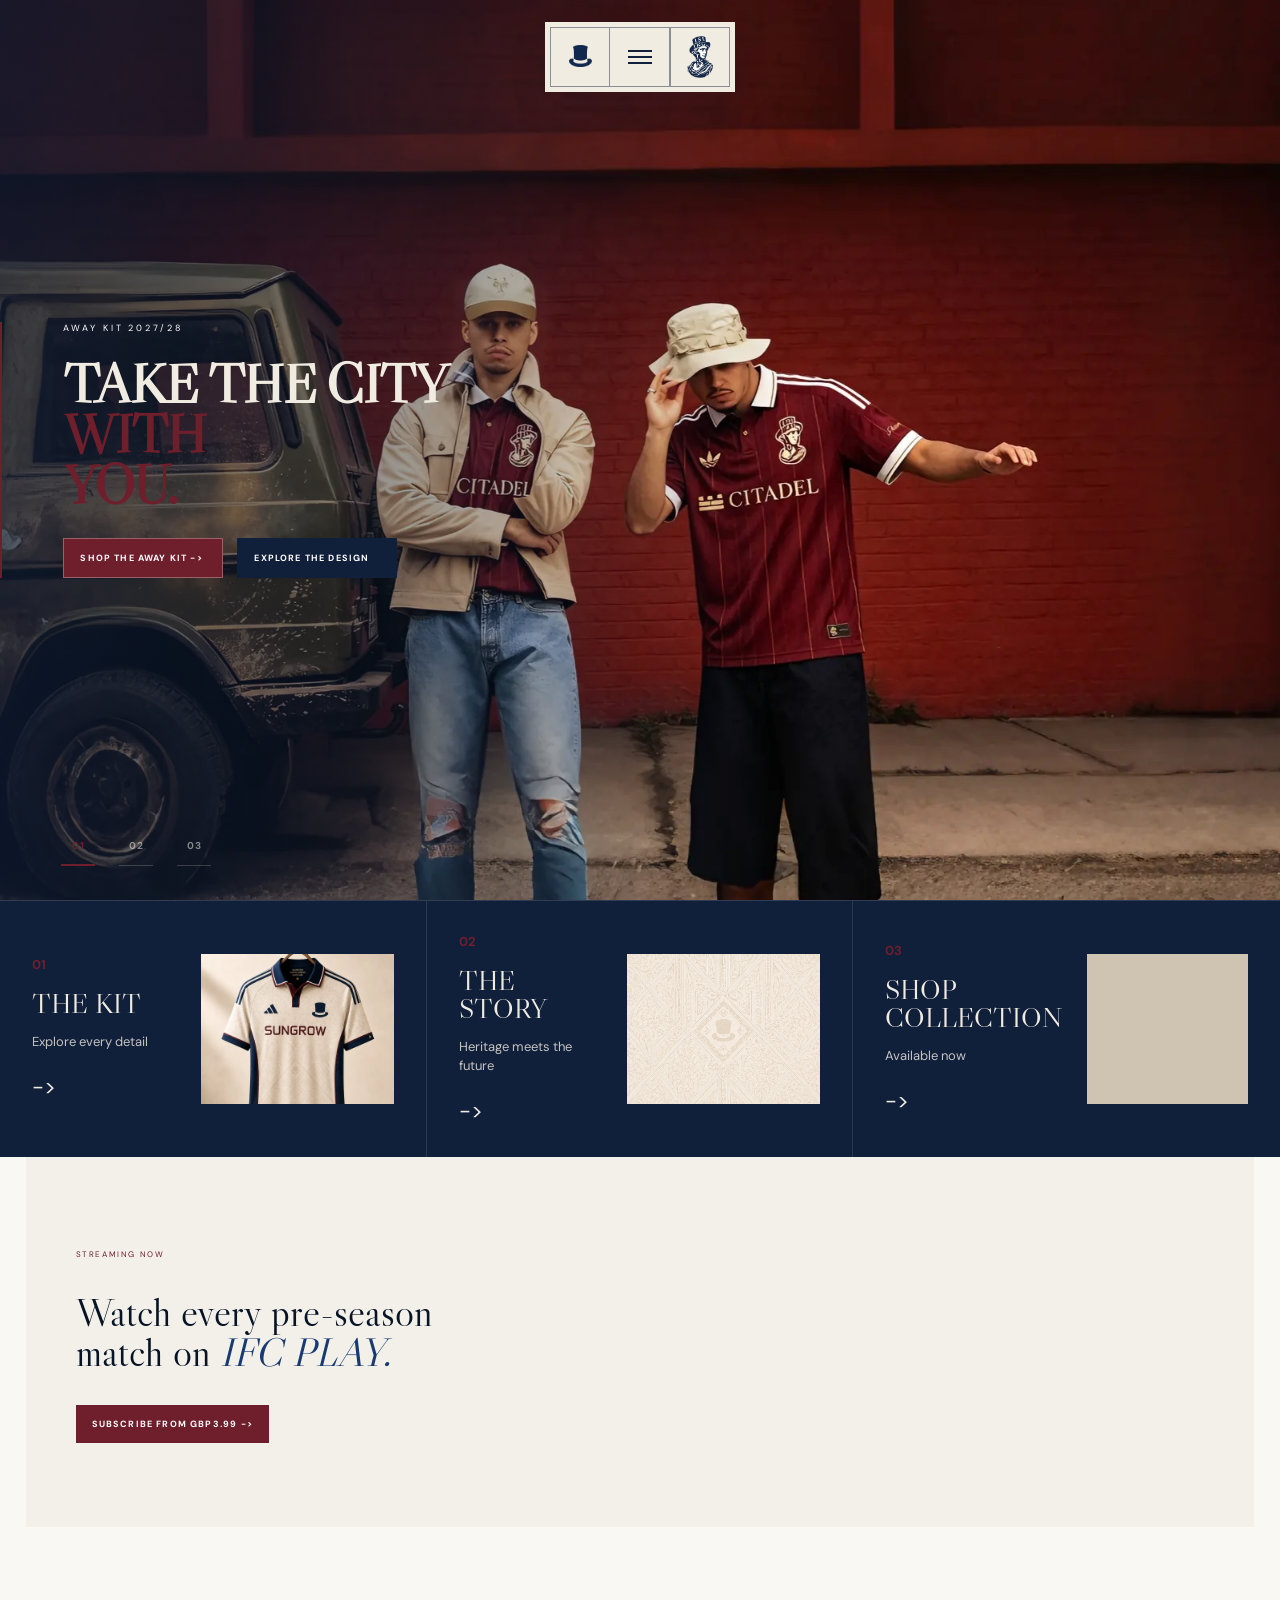
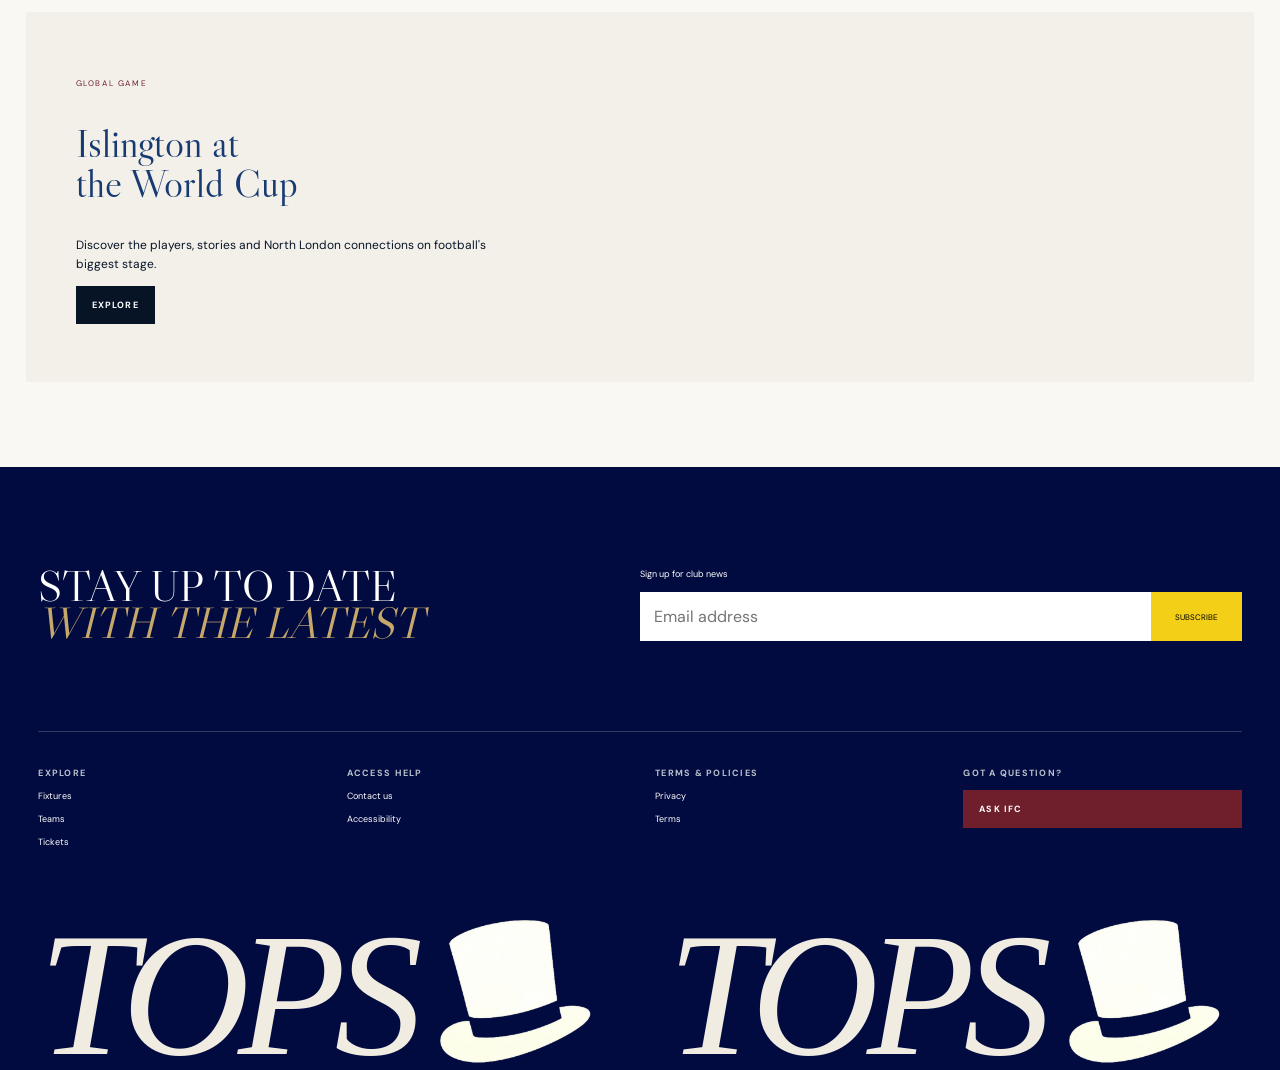
<file: index.html>
﻿<!doctype html>
<html lang="en">
<head>
  <meta charset="utf-8" />
  <meta name="viewport" content="width=device-width, initial-scale=1" />
  <title>TOPS | Islington FC</title>
  <meta name="description" content="A modern heritage football portal for Islington FC." />
  <meta property="og:title" content="TOPS | Islington FC" />
  <meta property="og:description" content="Modern heritage football portal for North London." />
  <meta property="og:image" content="https://islington-modern-heritage.rayk.chatgpt.site/og.png" />
  <link rel="icon" href="https://islington-modern-heritage.rayk.chatgpt.site/islington-hat.png" />
  <link rel="preconnect" href="https://fonts.googleapis.com">
  <link rel="preconnect" href="https://fonts.gstatic.com" crossorigin>
  <link href="https://fonts.googleapis.com/css2?family=DM+Sans:wght@400;500;600;700&family=Libre+Caslon+Display&display=swap" rel="stylesheet">
  <style>
:root{--ink:#071426;--red:#A71932;--blue:#183A72;--warm:#F3F0E9;--silver:#B8C1CC;--gold:#C6A86B;--paper:#faf8f3}*{box-sizing:border-box}html{scroll-behavior:smooth}body{margin:0;background:var(--paper);color:var(--ink);font-family:"DM Sans",sans-serif}a{color:inherit;text-decoration:none}button,input{font:inherit}.button{display:inline-flex;align-items:center;justify-content:space-between;gap:22px;padding:13px 16px;text-transform:uppercase;font-size:9px;letter-spacing:.13em;font-weight:700}.button.warm{background:var(--warm)}.button.ink{background:var(--ink);color:#fff}.button.red{background:var(--red);color:#fff}.rail{position:fixed;z-index:9;inset:0 auto 0 0;width:190px;background:var(--warm);padding:96px 24px 26px;display:flex;flex-direction:column;border-right:1px solid #07142617;align-items:center}.rail-brand{display:flex;flex-direction:column;align-items:center;gap:5px;width:100%;font-size:12px;letter-spacing:.12em}.mark,.mark.small{border:0;border-radius:0;background:transparent;height:auto;display:block}.mark{width:58px}.mark.small{width:34px}.mark img{display:block;width:100%;height:auto;object-fit:contain}.rail-brand .mark{width:82px}.tops-wordmark{display:block;width:124px;max-width:100%;line-height:0}.tops-wordmark img{display:block;width:100%;height:auto}.rail nav{display:flex;flex-direction:column;margin-top:55px;font-family:"Libre Caslon Display",Georgia,serif;font-size:25px;font-weight:700;line-height:1.06;gap:23px;letter-spacing:-.035em;width:100%;align-items:flex-start;text-align:left}.rail nav a:hover{color:var(--red)}.site{margin-left:190px}header{height:38px;border-bottom:1px solid #07142614;display:flex;justify-content:flex-end;align-items:center;padding:0 2vw}.mobile-brand{display:none}.top-links{display:flex;gap:30px;align-items:center;font-size:8px;letter-spacing:.15em}.top-links button{border:0;background:none;text-transform:uppercase;font-size:8px}.campaign{min-height:610px;background:radial-gradient(circle at 40% 50%,#3f17b6,transparent 40%),linear-gradient(120deg,#6b13d7 0 48%,#091638 48%);color:#fff;display:grid;grid-template-columns:1.15fr 1fr;overflow:hidden}.campaign-copy{padding:70px 4vw;position:relative;z-index:2}.campaign-copy>p:first-child{font-size:9px;letter-spacing:.23em}.campaign h1{font-size:clamp(62px,6.8vw,112px);line-height:.73;letter-spacing:-.06em;margin:22px 0}.campaign h1 em{font:400 .7em "Libre Caslon Display",serif;color:#c9b8ff}.campaign .lead{max-width:580px;font-size:14px;line-height:1.7}.campaign-image{position:relative;background:linear-gradient(90deg,transparent,#07142630),url('https://images.unsplash.com/photo-1570498839593-e565b39455fc?auto=format&fit=crop&w=1200&q=88') center/cover;clip-path:polygon(20% 0,100% 0,100% 100%,0 100%)}.upnext{position:absolute;right:25px;bottom:28px;width:225px;background:#071426df;padding:18px;display:flex;flex-direction:column;gap:10px;font-size:10px}.upnext b{text-transform:uppercase;color:var(--gold);letter-spacing:.15em}.upnext span{border-top:1px solid #ffffff25;padding-top:9px}.upnext a{text-transform:uppercase;font-size:8px}.score-strip{margin:24px 2vw 70px;background:#ebe8f0;display:grid;grid-template-columns:1fr 2fr 1fr;align-items:center;padding:18px 24px;text-transform:uppercase;font-size:9px;letter-spacing:.13em}.score-strip>div{display:flex;align-items:center;gap:12px;justify-content:center}.score-strip>a{text-align:right}.content-block{padding:0 2vw 85px}.section-title{display:flex;justify-content:space-between;align-items:end;border-bottom:1px solid #07142629;margin-bottom:22px}.section-title h2{font:400 26px "Libre Caslon Display",serif;margin:0;padding-bottom:12px}.section-title a{text-transform:uppercase;font-size:8px;letter-spacing:.14em;padding-bottom:12px}.news-grid{display:grid;grid-template-columns:1.15fr 1fr;gap:24px}.thumb{background:#efedf2;min-height:150px;display:grid;place-items:center;color:#c6c4cb;overflow:hidden}.thumb .mark{width:48px;opacity:.25}.thumb.stadium{background:url('https://images.unsplash.com/photo-1575361204480-aadea25e6e68?auto=format&fit=crop&w=1100&q=80') center/cover;min-height:390px}.thumb.keeper{background:url('https://images.unsplash.com/photo-1551958219-acbc608c6377?auto=format&fit=crop&w=600&q=80') center/cover}.thumb.city{background:url('https://images.unsplash.com/photo-1513635269975-59663e0ac1ad?auto=format&fit=crop&w=700&q=80') center/cover}.thumb.women{background:url('https://images.unsplash.com/photo-1600679472829-3044539ce8ed?auto=format&fit=crop&w=900&q=80') center/cover}.thumb.academy{background:url('https://images.unsplash.com/photo-1598880940080-ff9a29891b85?auto=format&fit=crop&w=700&q=80') center/cover}.lead-story>p{font-size:10px}.lead-story h3{font:36px/1.02 "Libre Caslon Display",serif;margin:14px 0}.news-minis{display:grid;grid-template-columns:1fr 1fr;gap:20px}.news-minis article p{font-size:8px;text-transform:uppercase;color:var(--red);letter-spacing:.14em}.news-minis h3,.editorial-minis h3{font:18px/1.18 "Libre Caslon Display",serif}.product-row,.team-row,.benefit-row{display:grid;grid-template-columns:repeat(5,1fr);gap:10px}.product{height:250px;background:linear-gradient(160deg,#ece8e0,#d5d0c5);position:relative;display:grid;place-items:center}.product span{position:absolute;top:8px;left:8px;background:var(--red);color:#fff;padding:4px;font-size:7px}.product b{font:50px Georgia;color:#07142618}.product-row p,.team-row b{font-size:9px}.collections{background:#050505;color:#fff;padding:36px 2vw 45px;margin-bottom:85px}.collections>p{font-size:9px;letter-spacing:.16em}.collections>div{display:grid;grid-template-columns:repeat(4,1fr);gap:10px}.collection{height:290px;background:#222;padding:18px;display:flex;flex-direction:column;justify-content:flex-end}.collection span{font-size:8px;color:var(--gold);text-transform:uppercase}.collection b{font:26px "Libre Caslon Display";margin:8px 0}.c1{background:#14203a}.c2{background:#3a1620}.c3{background:#32302b}.play-banner,.world-cup{margin:0 2vw 85px;min-height:370px;background:var(--warm);display:grid;grid-template-columns:1fr 1.2fr;align-items:center}.play-banner>div,.world-cup>div{padding:50px}.play-banner h2,.world-cup h2{font:40px/1 "Libre Caslon Display"}.play-banner em,.world-cup h2{color:var(--blue)}.play-banner>div>p,.world-cup>div>p:first-child{font-size:8px;letter-spacing:.2em;color:var(--red)}.play-banner>.thumb,.world-cup>.thumb{height:100%}.thumb.watch{background:url('https://images.unsplash.com/photo-1522778119026-d647f0596c20?auto=format&fit=crop&w=1000&q=82') center/cover}.team-row .thumb{height:120px;min-height:0}.team-row b{display:block;margin-top:8px}.editorial-grid{display:grid;grid-template-columns:1.1fr 1fr;gap:24px}.editorial-lead .thumb{height:440px}.editorial-lead h3{font:30px "Libre Caslon Display"}.editorial-minis{display:grid;grid-template-columns:1fr 1fr;gap:18px}.editorial-minis .thumb{height:145px;min-height:0}.media-watch{margin:0 2vw 85px;padding:34px 5vw;background:var(--blue);color:#fff;display:flex;justify-content:space-between;align-items:center}.media-watch p{font:22px "Libre Caslon Display";margin:0}.media-watch span{font-size:9px}.media-watch a{background:#f2cf19;color:var(--ink);padding:12px 20px;text-transform:uppercase;font-size:8px}.thumb.world{background:url('https://images.unsplash.com/photo-1526232761682-d26e03ac148e?auto=format&fit=crop&w=1000&q=82') center/cover}.world-cup{grid-template-columns:1fr 1fr}.world-cup>div>p{max-width:450px;font-size:12px;line-height:1.6}.benefit-row article>div{height:245px;background:#ebe8ee;display:flex;justify-content:space-between;padding:15px;color:#aaa}.benefit-row h3{font:18px "Libre Caslon Display"}.benefit-row a{font-size:8px;text-transform:uppercase}footer{background:#020b3f;color:#fff;padding:100px 3vw 0;overflow:hidden}.newsletter{display:grid;grid-template-columns:1fr 1fr;align-items:end}.newsletter h2{font:44px/.85 "Libre Caslon Display";margin:0}.newsletter h2 em{color:var(--gold)}form label{display:block;font-size:9px;margin-bottom:12px}form>div{display:flex}input{flex:1;padding:14px;border:0}form button{background:#f3cf17;border:0;padding:0 24px;text-transform:uppercase;font-size:8px}.footer-grid{display:grid;grid-template-columns:repeat(4,1fr);gap:30px;margin-top:90px;border-top:1px solid #ffffff30;padding-top:35px}.footer-grid>div{display:flex;flex-direction:column;gap:11px;font-size:9px}.footer-grid b{text-transform:uppercase;color:var(--silver);letter-spacing:.14em}.footer-word{font:italic 13vw/.78 Georgia;margin-top:70px;letter-spacing:-.08em;color:var(--warm);white-space:nowrap}@media(max-width:1000px){.rail{width:145px;padding:96px 16px 20px}.tops-wordmark{width:118px}.site{margin-left:145px}.campaign{grid-template-columns:1fr}.campaign-image{min-height:340px;clip-path:none}.news-grid,.editorial-grid{grid-template-columns:1fr}.product-row,.benefit-row{grid-template-columns:repeat(3,1fr)}.collections>div{grid-template-columns:1fr 1fr}.team-row{grid-template-columns:repeat(3,1fr)}}@media(max-width:700px){.rail{display:none}.site{margin-left:0}header{height:58px;justify-content:space-between;padding:0 18px}.mobile-brand{display:flex;align-items:center;gap:9px;font-size:11px;text-transform:uppercase;letter-spacing:.12em}.top-links span{display:none}.campaign{min-height:0}.campaign-copy{padding:55px 22px}.campaign h1{font-size:54px}.campaign-image{min-height:330px}.score-strip{grid-template-columns:1fr;text-align:center;gap:12px;margin-bottom:55px}.score-strip>a{text-align:center}.content-block{padding:0 18px 65px}.news-minis{grid-template-columns:1fr 1fr}.product-row,.benefit-row{display:flex;overflow-x:auto}.product-row>a,.benefit-row article{min-width:210px}.collections{padding:30px 18px}.collections>div{grid-template-columns:1fr}.collection{height:180px}.play-banner,.world-cup{margin:0 18px 65px;grid-template-columns:1fr}.play-banner>div,.world-cup>div{padding:35px 24px}.play-banner>.thumb,.world-cup>.thumb{min-height:300px}.team-row{grid-template-columns:1fr 1fr 1fr}.editorial-minis{grid-template-columns:1fr 1fr}.editorial-lead .thumb{height:300px}.media-watch{margin:0 18px 65px;gap:25px}.newsletter{grid-template-columns:1fr;gap:45px}.footer-grid{grid-template-columns:1fr 1fr}.footer-word{font-size:18vw}}
.cover-hero{position:relative;min-height:92vh;background:#c7aa8d;overflow:hidden;color:#fff;display:grid;align-items:end}.cover-hero img{position:absolute;inset:0;width:100%;height:100%;object-fit:cover;object-position:center;display:block}.cover-hero:after{content:"";position:absolute;inset:0;background:linear-gradient(90deg,#0714268f 0,#07142650 34%,transparent 62%)}.cover-copy{position:relative;z-index:1;padding:0 4vw 58px;max-width:760px}.cover-copy p{font-size:9px;letter-spacing:.24em;text-transform:uppercase;margin:0 0 16px}.cover-copy h1{font-size:clamp(44px,4.4vw,68px);line-height:.86;letter-spacing:-.045em;margin:0 0 22px;white-space:nowrap}.cover-copy .button{max-width:190px}@media(max-width:1000px){.cover-hero{min-height:82vh}.cover-copy{padding:0 5vw 48px}.cover-copy h1{font-size:46px}}@media(max-width:700px){.cover-hero{min-height:78vh}.cover-hero img{object-position:60% center}.cover-hero:after{background:linear-gradient(180deg,transparent 0,#0714269a 72%,#071426d9 100%)}.cover-copy{padding:0 22px 36px}.cover-copy h1{font-size:36px;white-space:normal}}
.rail{width:200px;background:#101f3a;color:#f1ece2;padding:54px 24px 30px;align-items:flex-start}.site{margin-left:200px}.rail-brand{align-items:flex-start;width:100%}.tops-wordmark{width:118px}.rail nav{margin-top:48px;font-size:22px;gap:18px;letter-spacing:-.025em}.rail nav a{position:relative;padding-left:18px}.rail nav a:first-child:before{content:"";position:absolute;left:0;top:.12em;width:2px;height:1.25em;background:#6f1f2c}.rail nav a:hover{color:#c6a35b}.rail-tools{margin-top:auto;display:grid;gap:17px;font-size:10px;letter-spacing:.12em;text-transform:uppercase;color:#101f3a}.rail-tools span{display:flex;align-items:center;gap:12px}.rail-tools i{width:16px;height:16px;border:1px solid #101f3a66;border-radius:50%;display:inline-block}.cover-hero{min-height:78vh;background:#cfc3b2;align-items:center}.cover-hero:before{content:"";position:absolute;inset:0;background-image:url('assets/islington-gents-mark.webp');background-repeat:no-repeat;background-size:460px auto;background-position:28% 58%;opacity:.055;z-index:1}.cover-hero:after{background:linear-gradient(90deg,rgba(13,27,52,.72) 0%,rgba(13,27,52,.38) 35%,rgba(13,27,52,0) 62%)}.cover-hero img{object-position:center}.cover-copy{padding:0 4.8vw;max-width:560px;border-left:2px solid #6f1f2c;align-self:center;margin-top:2vh}.cover-copy p{letter-spacing:.32em;margin-bottom:25px}.cover-copy h1{font-family:"Libre Caslon Display",Georgia,serif;font-size:clamp(60px,5.6vw,94px);line-height:.86;letter-spacing:-.035em;color:#f1ece2;white-space:normal}.cover-copy h1 span{color:#6f1f2c;display:block}.cover-copy .lead{font-size:17px;line-height:1.55;max-width:430px;margin:0 0 30px;color:#f1ece2}.cover-actions{display:flex;gap:14px;flex-wrap:wrap}.cover-actions .button{min-width:160px;justify-content:space-between;border:1px solid #f1ece252}.cover-actions .button.ghost{background:#101f3a24;color:#fff}.kit-card{position:absolute;z-index:2;width:156px;padding:18px;border:1px solid #ffffff55;background:#f1ece21f;backdrop-filter:blur(12px);color:#f1ece2;font-size:12px;line-height:1.6}.kit-card b{display:block;font-size:10px;letter-spacing:.12em;text-transform:uppercase;margin-bottom:10px}.kit-card b:after{content:"";display:block;width:18px;height:1px;background:#f1ece2;margin-top:11px}.kit-card span{display:block;color:#f1ece2d8}.kit-card em{display:block;color:#cfc3b2;font-style:normal;font-size:10px;margin-top:12px}.card-home{right:17%;top:9%}.card-inspired{left:31%;bottom:10%}.card-detail{right:11%;bottom:16%}.discover-kit{position:absolute;z-index:2;left:4.8vw;bottom:28px;font-size:9px;letter-spacing:.2em;text-transform:uppercase;color:#f1ece2}.kit-entry{background:#101f3a;color:#f1ece2;display:grid;grid-template-columns:repeat(3,1fr);border-top:1px solid #f1ece226}.kit-entry a{min-height:210px;display:grid;grid-template-columns:.75fr 1fr;gap:24px;padding:32px;border-right:1px solid #f1ece21f;align-items:center}.kit-entry a:last-child{border-right:0}.kit-entry small{display:block;color:#6f1f2c;font-weight:700;font-size:13px;margin-bottom:16px}.kit-entry h2{font:28px/1 "Libre Caslon Display",Georgia,serif;margin:0 0 16px;color:#f1ece2}.kit-entry p{margin:0 0 20px;font-size:13px;line-height:1.45;color:#f1ece2cc}.kit-entry span{font-size:22px}.kit-entry figure{height:150px;margin:0;background:#cfc3b2 center/cover;transition:transform .35s ease}.kit-entry a:hover figure{transform:translateY(-5px)}.kit-img-one{background-image:url('assets/home-kit-hero.webp');background-position:55% 52%}.kit-img-two{background-image:url('assets/islington-gents-mark.webp');background-size:contain!important;background-repeat:no-repeat!important;background-color:#cfc3b2!important}.kit-img-three{background-image:url('assets/home-kit-hero.webp');background-position:84% 52%}.campaign{display:none}@media(max-width:1000px){.rail{width:170px;padding:54px 20px 24px}.site{margin-left:170px}.tops-wordmark{width:92px}.rail nav{font-size:20px;gap:15px}.cover-copy h1{font-size:54px}.kit-card{display:none}.kit-entry{grid-template-columns:1fr}.kit-entry a{grid-template-columns:1fr 1fr}}@media(max-width:700px){.rail{display:none}.site{margin-left:0}.cover-hero{min-height:82vh}.cover-hero img{object-position:62% center}.cover-copy{border-left:0;padding:0 22px;margin-top:18vh}.cover-copy h1{font-size:42px}.cover-actions{gap:10px}.kit-entry a{grid-template-columns:1fr;min-height:0;padding:26px 22px}.discover-kit{left:22px}}  </style>
  <style>
    .cover-hero:before{background-size:430px auto;background-position:30% 57%;opacity:.05}
    .cover-copy{max-width:670px;margin-top:0}
    .cover-copy h1{font-size:clamp(52px,4.75vw,74px);line-height:.9;letter-spacing:-.03em}
    .cover-copy .lead{letter-spacing:0;text-transform:none;font-size:17px;line-height:1.55}
    .card-inspired{left:59%;bottom:8%}
    .cover-copy h1{font-size:clamp(50px,4.35vw,68px)}
    .kit-card{background:#f1ece233;border-color:#ffffff75;box-shadow:0 18px 42px #101f3a2e}
    .card-home{right:9%;top:7%}
    .card-detail{right:6%;bottom:13%}
    body:not(.rail-visible) .rail{opacity:0;transform:translateX(-100%);pointer-events:none}
    .rail{transition:opacity .35s ease,transform .35s ease}
    body:not(.rail-visible) .site{margin-left:0}
    .site{transition:margin-left .35s ease}
    .cover-hero:before{display:none}
    .kit-card{display:none}
    .cover-topbar{position:absolute;z-index:4;top:22px;left:50%;transform:translateX(-50%);width:286px;height:76px;background:#f1ece2;border:5px solid #f1ece2;display:grid;grid-template-columns:66px 1fr 66px;box-shadow:0 16px 36px #101f3a22}
    .cover-topbar a,.cover-topbar button{display:grid;place-items:center;border:1px solid #101f3a75;background:transparent;color:#101f3a}
    .cover-topbar a+a,.cover-topbar button{border-left:0}
    .cover-topbar img{max-width:50px;max-height:50px;object-fit:contain;display:block}
    .cover-topbar .secondary-logo{max-width:48px;max-height:48px;border-radius:50%}
    .cover-topbar a{position:relative;overflow:hidden}
    .cover-topbar a img{position:static;inset:auto;width:46px;height:46px;object-fit:contain;object-position:center}
    .cover-topbar a:first-child img{width:42px;height:42px;transform:translateY(-1px)}
    .cover-topbar a:last-child img{width:50px;height:50px;background:#fff;border-radius:50%;padding:3px}
    .cover-hero{min-height:100vh;height:100vh}
    .cover-hero>img{height:100vh}
    .cover-topbar{width:298px;height:106px;grid-template-columns:repeat(3,96px)}
    .cover-topbar a,.cover-topbar button{height:96px}
    .cover-topbar a:last-child img{background:transparent;border-radius:0;padding:0;width:50px;height:50px}
    .menu-lines{width:28px;height:16px;display:grid;gap:5px}
    .menu-lines span{display:block;height:2px;background:#101f3a}
    @media(max-width:700px){.cover-topbar{width:226px;height:82px;top:18px;grid-template-columns:repeat(3,72px)}.cover-topbar a,.cover-topbar button{height:72px}.cover-topbar img{max-width:46px;max-height:46px}.cover-topbar .secondary-logo{max-width:44px;max-height:44px}}
    @media(max-width:1000px){.cover-copy h1{font-size:50px}}
    .cover-topbar{width:190px;height:70px;grid-template-columns:repeat(3,60px)}
    .cover-topbar a,.cover-topbar button{height:60px}
    .cover-topbar a img{width:38px;height:38px}
    .cover-topbar a:first-child img{width:23px;height:23px;object-fit:contain;border-radius:0!important;background:transparent!important;padding:0!important}
    .cover-topbar a:last-child img{width:42px;height:42px}
    .menu-lines{width:24px;height:14px;gap:4px}
    @media(max-width:700px){.cover-topbar{width:190px;height:70px;grid-template-columns:repeat(3,60px)}.cover-topbar a,.cover-topbar button{height:60px}}
    :root{--red:#6F1F2C}
    .cover-copy{max-width:720px}
    .cover-copy h1 .title-columns{display:grid;grid-template-columns:1fr;gap:0;align-items:baseline;color:#6F1F2C}
    .cover-copy h1 .title-columns span{display:block;color:#6F1F2C}
    .cover-actions{margin-top:28px}
    .cover-actions .button.ghost{background:#101F3A;color:#fff;border-color:#101F3A}
    .kit-img-one{background-image:none;background:#cfc3b2;overflow:hidden}
    .kit-img-one img{display:block;width:100%;height:100%;object-fit:cover;object-position:center 42%}
    .rail nav a:first-child:before{display:none}
    .rail nav a:before{content:"";position:absolute;left:0;top:.12em;width:2px;height:1.25em;background:#6F1F2C;opacity:0;transform:scaleY(.4);transform-origin:center;transition:opacity .22s ease,transform .22s ease}
    .rail nav a.is-active:before{display:block;opacity:1;transform:scaleY(1)}
    .tops-pattern{margin-top:70px;overflow:hidden}
    .tops-pattern-track{display:flex;align-items:center;gap:76px;width:max-content;animation:topsMarquee 24s linear infinite}
    .tops-pattern-item{display:flex;align-items:center;gap:.16em;white-space:nowrap;color:#f1ece2;font:italic clamp(128px,13.8vw,228px)/.78 Georgia,serif;letter-spacing:-.065em;text-transform:uppercase}
    .tops-pattern-item img{width:.86em;height:.86em;object-fit:contain;display:block;transform:translateY(-.015em)}
    @keyframes topsMarquee{from{transform:translateX(0)}to{transform:translateX(-50%)}}
    @media(max-width:700px){.tops-pattern{margin-top:46px}.tops-pattern-track{gap:42px;animation-duration:18s}.tops-pattern-item{font-size:88px}}
    .rail-submenu{position:fixed;z-index:8;top:0;bottom:0;left:200px;width:min(620px,calc(100vw - 200px));background:#f8f5ee;color:#020936;border-left:1px solid #101f3a18;border-right:1px solid #101f3a18;padding:118px 40px 42px;opacity:0;transform:translateX(-18px);pointer-events:none;transition:opacity .28s ease,transform .28s ease}
    body.submenu-open.rail-visible .rail-submenu{opacity:1;transform:translateX(0);pointer-events:auto}
    .rail-submenu-close{position:absolute;top:28px;right:30px;width:36px;height:36px;border:1px solid #101f3a33;background:transparent;color:#020936;display:grid;place-items:center;font-size:24px;line-height:1;cursor:pointer}
    .rail-submenu-kicker{margin:0 0 30px;font-size:10px;font-weight:700;letter-spacing:.22em;text-transform:uppercase;color:#6F1F2C}
    .rail-submenu-list{margin:0;padding:0;list-style:none;border-top:1px solid #101f3a18}
    .rail-submenu-list a{display:flex;align-items:center;justify-content:space-between;gap:34px;padding:28px 0;border-bottom:1px solid #101f3a18;font:clamp(34px,4.2vw,58px)/.95 "Libre Caslon Display",Georgia,serif;letter-spacing:-.035em}
    .rail-submenu-list a:after{content:">";font-family:Georgia,serif;font-size:.82em;line-height:1;transition:transform .2s ease}
    .rail-submenu-list a:hover:after{transform:translateX(6px)}
    .rail nav a.is-submenu-active{color:#c6a35b}
    @media(max-width:1000px){.rail-submenu{left:170px;width:calc(100vw - 170px);padding:96px 30px 36px}.rail-submenu-list a{font-size:42px}}
    @media(max-width:700px){.rail-submenu{display:none}}
    .rail nav a{padding-left:0}
    .rail nav a:before,.rail nav a:first-child:before,.rail nav a.is-active:before{display:none!important}
    .rail{border-right:2px solid #6F1F2C!important}
    .rail-submenu{border:1px solid #6F1F2C;border-left-width:2px}
    .rail-submenu-close{display:none}
    .rail-social{margin-top:auto;display:flex;gap:14px}
    .rail-social a{width:38px;height:38px;border-radius:50%;background:#f1ece2;color:#101f3a;display:grid;place-items:center;font:700 10px/1 "DM Sans",sans-serif;text-transform:uppercase;letter-spacing:.04em;transition:background .2s ease,color .2s ease,transform .2s ease}
    .rail-social a:hover{background:#6F1F2C;color:#f1ece2;transform:translateY(-2px)}
    .rail{background:#6F1F2C!important;color:#f1ece2!important;padding:0!important;border-right:2px solid #C6A86B!important;align-items:stretch!important}
    .rail-brand{display:grid!important;place-items:center!important;width:100%!important;padding:42px 24px 38px!important;margin:0 0 40px!important;background:#101F3A!important;border-bottom:2px solid #C6A86B!important}
    .tops-wordmark{width:126px!important;margin:0 auto!important}
    .rail nav{padding:0 24px!important;margin-top:0!important;color:#f1ece2!important}
    .rail nav a:hover,.rail nav a.is-active,.rail nav a.is-submenu-active{color:#C6A86B!important}
    .rail-social{display:none!important}
    .hero-slides{position:absolute;inset:0}
    .hero-slide{position:absolute;inset:0;width:100%;height:100%;object-fit:cover;object-position:center;display:block;opacity:0;transition:opacity .7s ease,transform 5s ease;transform:scale(1.02)}
    .hero-slide.is-active{opacity:1;transform:scale(1)}
    .hero-slide:nth-child(1){object-position:center 48%}
    .hero-slide:nth-child(2){object-position:center 42%}
    .hero-slide:nth-child(3){object-position:center}
    .cover-hero>img{display:none}
    .hero-switch{position:absolute;z-index:3;left:4.8vw;bottom:34px;display:flex;align-items:end;gap:24px}
    .hero-switch button{position:relative;width:34px;padding:0 0 14px;border:0;background:transparent;color:#f1ece288;font-size:10px;font-weight:700;letter-spacing:.14em;cursor:pointer}
    .hero-switch button:after{content:"";position:absolute;left:0;right:0;bottom:0;height:1px;background:#f1ece233}
    .hero-switch button.is-active{color:#6F1F2C}
    .hero-switch button.is-active:after{height:2px;background:#6F1F2C}
    .kit-img-two{background-image:url('assets/home-kit-story-pattern.webp')!important;background-size:cover!important;background-position:center!important;background-color:#f1ece2!important}
    @media(max-width:700px){.rail-social{display:none}.hero-switch{left:22px;bottom:24px}.hero-switch button{width:30px}}
  </style>
</head>
<body>
<main>
  <aside class="rail">
    <a href="#top" class="rail-brand" aria-label="TOPS - Islington FC home"><span class="tops-wordmark"><img src="assets/sidebar-sculpture-logo.webp" alt="Islington FC TOPS"></span></a>
    <nav><a href="#fixtures" data-menu="matches">Matches</a><a href="#teams" data-menu="teams">Teams</a><a href="#tickets" data-menu="tickets">Tickets</a><a href="#membership" data-menu="membership">Membership</a><a href="#shop" data-menu="shop">Shop IFC</a><a href="#play" data-menu="play">IFC PLAY</a><a href="#club" data-menu="club">The Club</a><a href="#latest" data-menu="explore">Explore</a></nav>
  </aside>
  <aside class="rail-submenu" aria-hidden="true"><p class="rail-submenu-kicker">Teams</p><ul class="rail-submenu-list"></ul></aside>
  <div class="site" id="top">
    <section class="cover-hero"><div class="hero-slides"><img class="hero-slide is-active" src="assets/away-kit-hero-poster.webp" alt="Islington FC away kit campaign poster"><img class="hero-slide" src="assets/home-kit-hero.webp" alt="Islington FC players wearing the new home kit"><img class="hero-slide" src="assets/home-kit-story-pattern.webp" alt="Islington FC home kit heritage pattern"></div><div class="cover-topbar"><a href="#top" aria-label="Islington FC"><img src="assets/nav-hat-logo.webp" alt=""></a><button type="button" aria-label="Open menu"><span class="menu-lines"><span></span><span></span><span></span></span></button><a href="#top" aria-label="TOPS"><img src="assets/nav-gents-logo.webp" alt=""></a></div><div class="cover-copy"><p>Away Kit 2027/28</p><h1>TAKE THE CITY <span class="title-columns"><span>WITH</span><span>YOU.</span></span></h1><div class="cover-actions"><a class="button red" href="#shop">Shop the away kit -></a><a class="button ghost" href="#kit-story">Explore the design</a></div></div><div class="hero-switch" aria-label="Hero slides"><button class="is-active" type="button" data-slide="0">01</button><button type="button" data-slide="1">02</button><button type="button" data-slide="2">03</button></div></section>
    <section class="kit-entry" id="kit-story"><a href="#shop"><div><small>01</small><h2>THE KIT</h2><p>Explore every detail</p><span>-></span></div><figure class="kit-img-one"><img src="assets/home-kit-product.webp" alt="Islington FC home kit shirt"></figure></a><a href="#club"><div><small>02</small><h2>THE STORY</h2><p>Heritage meets the future</p><span>-></span></div><figure class="kit-img-two"></figure></a><a href="#shop"><div><small>03</small><h2>SHOP COLLECTION</h2><p>Available now</p><span>-></span></div><figure class="kit-img-three"></figure></a></section>
    <section class="play-banner" id="play"><div><p>STREAMING NOW</p><h2>Watch every pre-season<br>match on <em>IFC PLAY.</em></h2><a class="button red" href="#watch">Subscribe from GBP3.99 -></a></div><div class="thumb watch"></div></section>
    <section class="world-cup"><div><p>GLOBAL GAME</p><h2>Islington at<br>the World Cup</h2><p>Discover the players, stories and North London connections on football's biggest stage.</p><a class="button ink" href="#explore">Explore</a></div><div class="thumb world"></div></section>
    <footer><div class="newsletter"><h2>STAY UP TO DATE<br><em>WITH THE LATEST</em></h2><form><label for="email">Sign up for club news</label><div><input id="email" type="email" placeholder="Email address"><button>Subscribe</button></div></form></div><div class="footer-grid"><div><b>Explore</b><a href="#">Fixtures</a><a href="#">Teams</a><a href="#">Tickets</a></div><div><b>Access help</b><a href="#">Contact us</a><a href="#">Accessibility</a></div><div><b>Terms &amp; policies</b><a href="#">Privacy</a><a href="#">Terms</a></div><div><b>Got a question?</b><a class="button red" href="#help">Ask IFC</a></div></div><div class="tops-pattern" aria-label="TOPS brand pattern"><div class="tops-pattern-track"><span class="tops-pattern-item">TOPS <img src="assets/islington-hat-cream-transparent.webp" alt=""></span><span class="tops-pattern-item">TOPS <img src="assets/islington-hat-cream-transparent.webp" alt=""></span><span class="tops-pattern-item">TOPS <img src="assets/islington-hat-cream-transparent.webp" alt=""></span><span class="tops-pattern-item">TOPS <img src="assets/islington-hat-cream-transparent.webp" alt=""></span><span class="tops-pattern-item">TOPS <img src="assets/islington-hat-cream-transparent.webp" alt=""></span><span class="tops-pattern-item">TOPS <img src="assets/islington-hat-cream-transparent.webp" alt=""></span></div></div></footer>
  </div>
</main>
<script>
  const railLinks = Array.from(document.querySelectorAll('.rail nav a'));
  const heroSlides = Array.from(document.querySelectorAll('.hero-slide'));
  const heroSwitches = Array.from(document.querySelectorAll('.hero-switch button'));
  const submenu = document.querySelector('.rail-submenu');
  const submenuKicker = document.querySelector('.rail-submenu-kicker');
  const submenuList = document.querySelector('.rail-submenu-list');
  const rail = document.querySelector('.rail');
  let submenuCloseTimer;
  const submenuItems = {
    matches: ['Fixtures', 'Results', 'League table', 'Match centre', 'Away days'],
    teams: [{label: "Men's First Team", href: 'mens-first-team.html'}, {label: 'History Rankings', href: 'history-rankings.html'}, {label: 'Squad Finance', href: 'squad-finance.html'}, {label: 'Transfer History', href: 'transfer-history.html'}, {label: 'Predecessor Players', href: 'predecessor-players.html'}, "Women's First Team", "Men's U21", "Women's U19", "Men's U18"],
    tickets: ['Match tickets', 'Premium seats', 'Season passes', 'Away tickets', 'Hospitality'],
    membership: ['Join TOPS', 'Renew membership', 'Member benefits', 'Ticket access', 'Account'],
    shop: ['Home kit', 'Training wear', 'Lifestyle', 'Accessories', 'Gifts'],
    play: ['Watch live', 'Highlights', 'Interviews', 'Full match archive', 'Originals'],
    club: ['History', 'The ground', 'Community', 'Careers', 'Contact'],
    explore: ['News', 'Gallery', 'Campaigns', 'Supporters', 'North London']
  };

  const openSubmenu = link => {
    const key = link.dataset.menu;
    if (!key || !submenuItems[key]) return;
    submenuKicker.textContent = link.textContent;
    submenuList.innerHTML = submenuItems[key]
      .map(item => {
        const label = typeof item === 'string' ? item : item.label;
        const href = typeof item === 'string' ? link.getAttribute('href') : item.href;
        return `<li><a href="${href}">${label}</a></li>`;
      })
      .join('');
    railLinks.forEach(item => item.classList.toggle('is-submenu-active', item === link));
    submenu.setAttribute('aria-hidden', 'false');
    document.body.classList.add('submenu-open');
  };

  const closeSubmenu = () => {
    document.body.classList.remove('submenu-open');
    submenu.setAttribute('aria-hidden', 'true');
    railLinks.forEach(link => link.classList.remove('is-submenu-active'));
  };

  const scheduleSubmenuClose = () => {
    clearTimeout(submenuCloseTimer);
    submenuCloseTimer = setTimeout(closeSubmenu, 120);
  };

  const keepSubmenuOpen = () => {
    clearTimeout(submenuCloseTimer);
  };

  const sectionLinks = railLinks
    .map(link => ({link, section: document.querySelector(link.getAttribute('href'))}))
    .filter(item => item.section);

  const setActiveRailLink = activeLink => {
    railLinks.forEach(link => link.classList.toggle('is-active', link === activeLink));
  };

  let activeHeroSlide = 0;
  let heroSlideTimer;
  const setHeroSlide = index => {
    if (!heroSlides.length) return;
    activeHeroSlide = (index + heroSlides.length) % heroSlides.length;
    heroSlides.forEach((slide, slideIndex) => slide.classList.toggle('is-active', slideIndex === activeHeroSlide));
    heroSwitches.forEach((button, buttonIndex) => button.classList.toggle('is-active', buttonIndex === activeHeroSlide));
  };
  const startHeroSlides = () => {
    clearInterval(heroSlideTimer);
    heroSlideTimer = setInterval(() => setHeroSlide(activeHeroSlide + 1), 5200);
  };
  heroSwitches.forEach(button => {
    button.addEventListener('click', () => {
      setHeroSlide(Number(button.dataset.slide));
      startHeroSlides();
    });
  });
  setHeroSlide(0);
  startHeroSlides();

  const setActiveFromScroll = () => {
    const current = sectionLinks
      .filter(item => item.section.getBoundingClientRect().top <= window.innerHeight * .42)
      .pop();
    if (current) {
      setActiveRailLink(current.link);
      return;
    }
    const hashLink = railLinks.find(link => link.getAttribute('href') === window.location.hash);
    setActiveRailLink(hashLink || railLinks[0]);
  };

  railLinks.forEach(link => {
    link.addEventListener('mouseenter', () => {
      keepSubmenuOpen();
      openSubmenu(link);
    });
    link.addEventListener('focus', () => openSubmenu(link));
    link.addEventListener('click', event => {
      if (link.dataset.menu) {
        event.preventDefault();
        openSubmenu(link);
      }
      setActiveRailLink(link);
    });
  });

  rail.addEventListener('mouseleave', scheduleSubmenuClose);
  rail.addEventListener('mouseenter', keepSubmenuOpen);
  submenu.addEventListener('mouseleave', scheduleSubmenuClose);
  submenu.addEventListener('mouseenter', keepSubmenuOpen);
  document.addEventListener('keydown', event => {
    if (event.key === 'Escape') closeSubmenu();
  });

  const setRailState = () => {
    const hero = document.querySelector('.cover-hero');
    document.body.classList.toggle('rail-visible', window.scrollY > 120);
    if (window.scrollY <= 120) closeSubmenu();
    setActiveFromScroll();
  };
  setRailState();
  window.addEventListener('scroll', setRailState, {passive:true});
  window.addEventListener('hashchange', setActiveFromScroll);
</script>
</body>
</html>
</file>
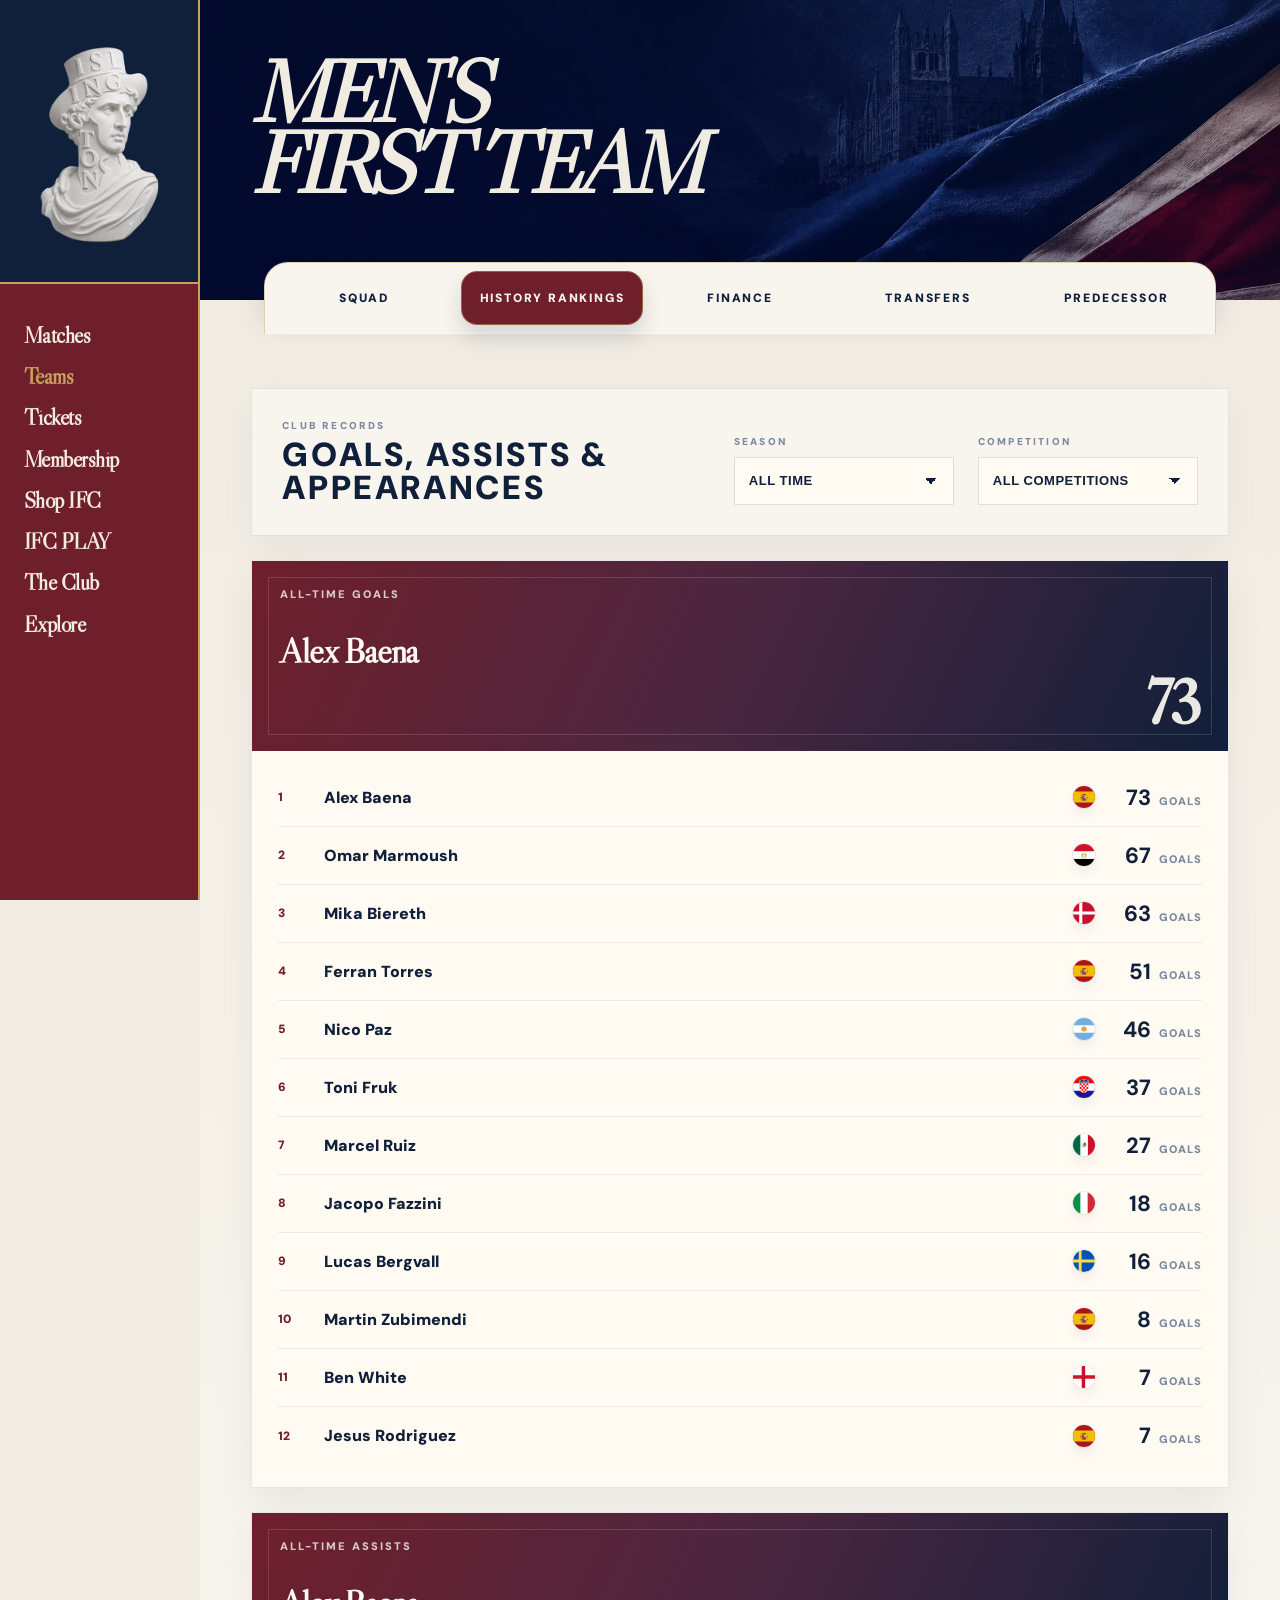
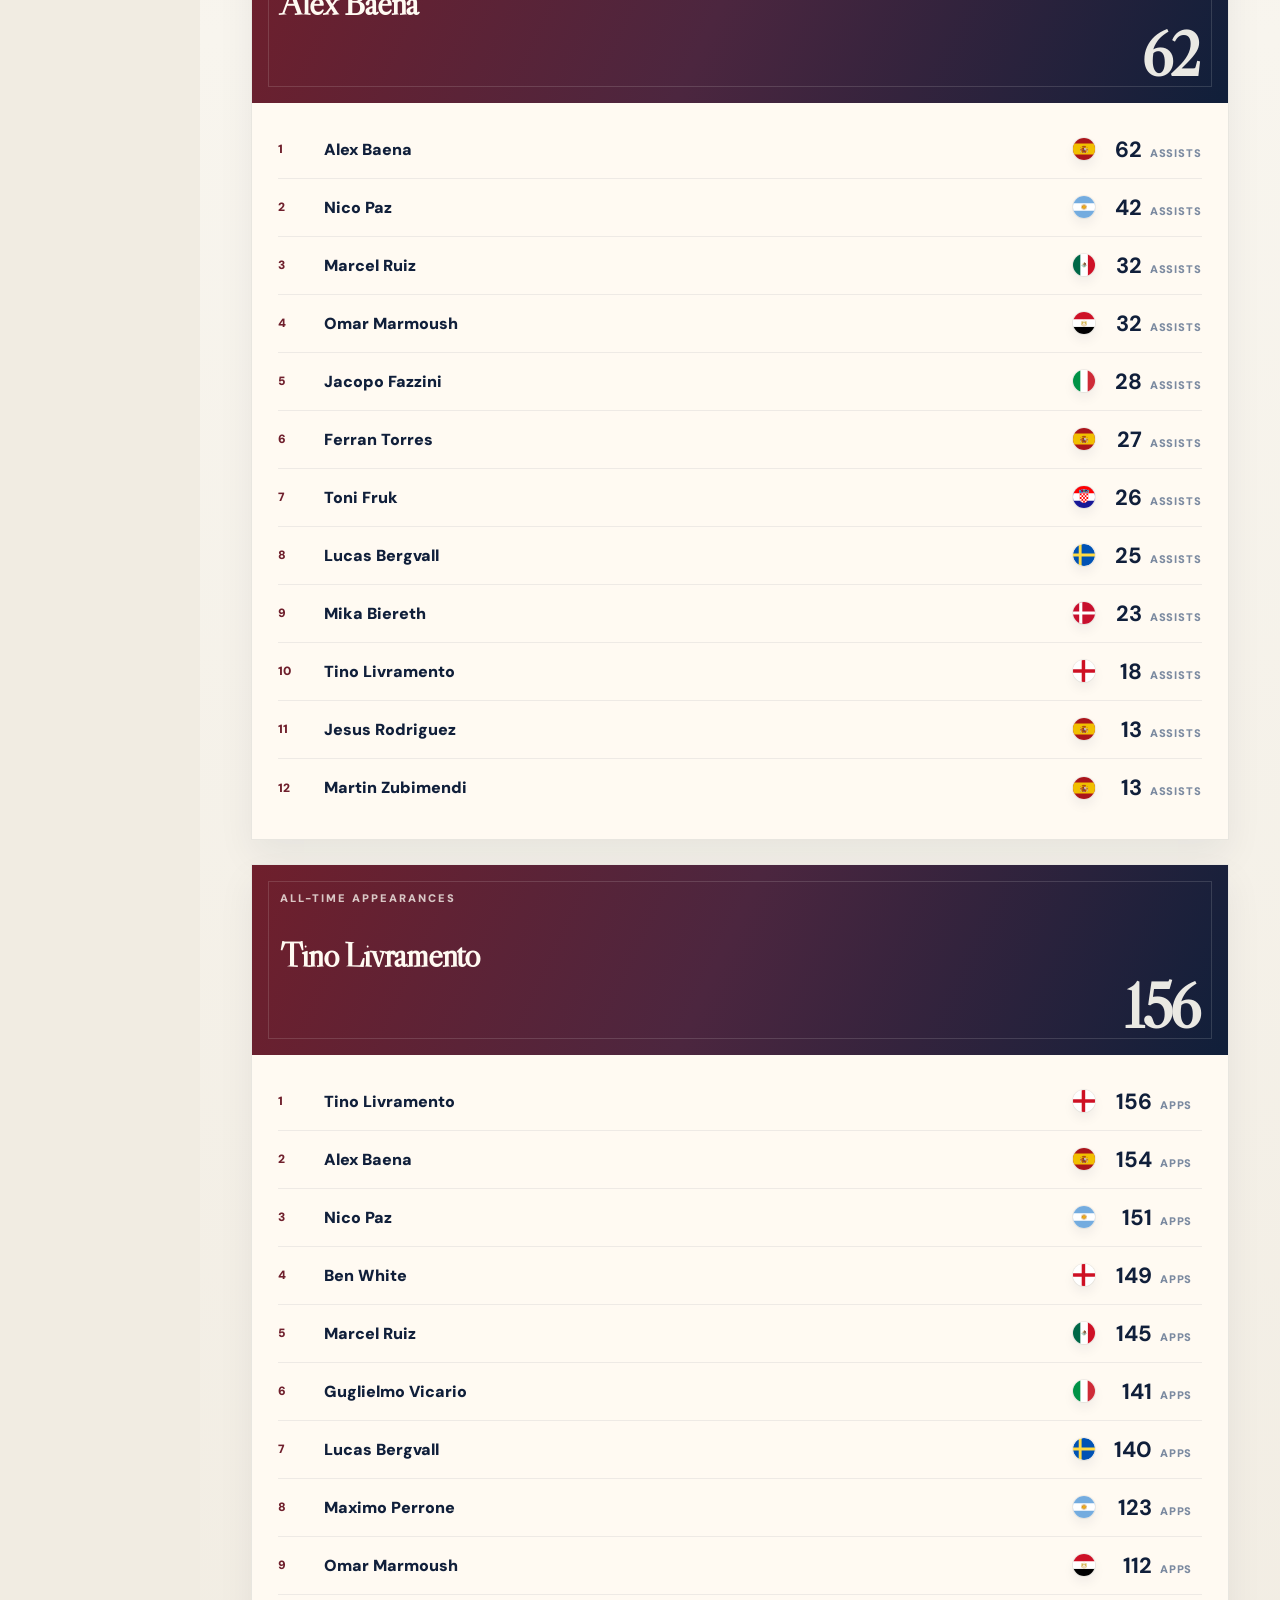
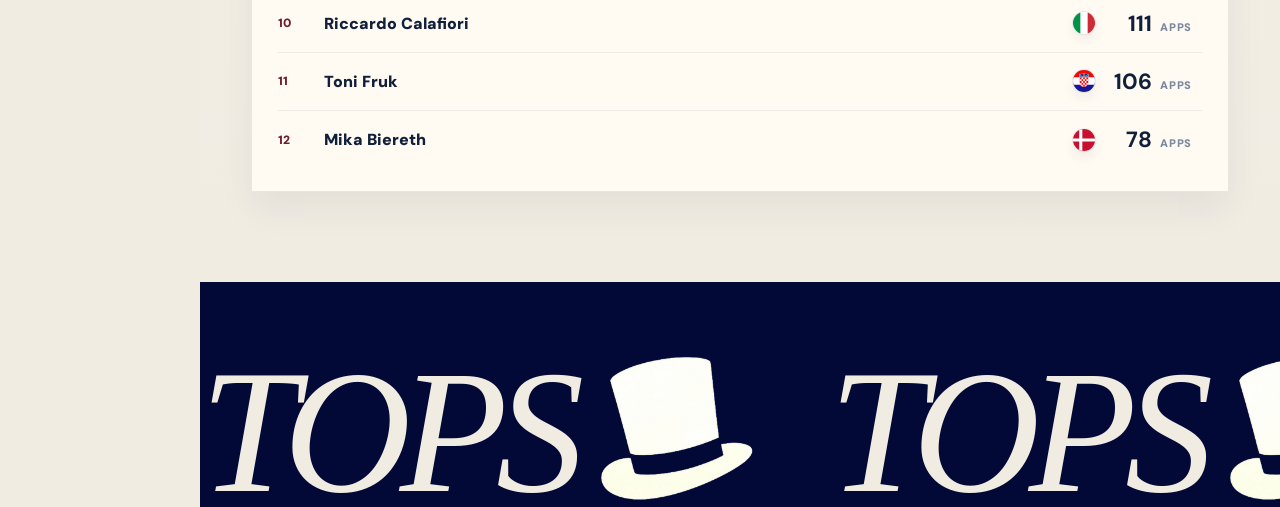
<file: history-rankings.html>
<!doctype html>
<html lang="en">
<head>
  <meta charset="utf-8" />
  <meta name="viewport" content="width=device-width, initial-scale=1" />
  <title>History Rankings | TOPS</title>
  <link rel="preconnect" href="https://fonts.googleapis.com">
  <link rel="preconnect" href="https://fonts.gstatic.com" crossorigin>
  <link href="https://fonts.googleapis.com/css2?family=DM+Sans:wght@400;500;600;700;800;900&family=Libre+Caslon+Display&display=swap" rel="stylesheet">
  <style>
    :root{--ink:#071426;--navy:#101f3a;--burgundy:#6f1f2c;--warm:#f1ece2;--paper:#faf8f3;--line:#101f3a18;--gold:#c6a35b;--muted:#6e7f94}
    *{box-sizing:border-box}
    body{margin:0;background:var(--warm);color:var(--ink);font-family:"DM Sans",sans-serif}
    a{color:inherit;text-decoration:none}
    .rail{position:fixed;z-index:9;inset:0 auto 0 0;width:200px;background:var(--burgundy);color:var(--warm);border-right:2px solid var(--gold);padding:0;display:flex;flex-direction:column;align-items:stretch}
    .rail-brand{display:grid;place-items:center;width:100%;padding:42px 24px 38px;margin:0 0 40px;background:var(--navy);border-bottom:2px solid var(--gold)}.tops-wordmark{display:block;width:126px;max-width:100%;line-height:0;margin:0 auto}.tops-wordmark img{display:block;width:100%;height:auto}
    .rail nav{display:flex;flex-direction:column;gap:18px;padding:0 24px;margin-top:0;color:var(--warm);font:700 22px/1.06 "Libre Caslon Display",Georgia,serif;letter-spacing:-.025em}
    .rail nav a:hover,.rail nav a.active,.rail nav a.is-submenu-active{color:var(--gold)}
    .rail-submenu{position:fixed;z-index:8;top:0;bottom:0;left:200px;width:min(620px,calc(100vw - 200px));background:#f8f5ee;color:var(--navy);border:1px solid var(--burgundy);border-left-width:2px;padding:118px 40px 42px;opacity:0;transform:translateX(-18px);pointer-events:none;transition:opacity .28s ease,transform .28s ease}
    body.submenu-open .rail-submenu{opacity:1;transform:translateX(0);pointer-events:auto}
    .rail-submenu-kicker{margin:0 0 30px;font-size:10px;font-weight:800;letter-spacing:.22em;text-transform:uppercase;color:var(--burgundy)}
    .rail-submenu-list{margin:0;padding:0;list-style:none;border-top:1px solid #101f3a18}
    .rail-submenu-list a{display:flex;align-items:center;justify-content:space-between;gap:34px;padding:28px 0;border-bottom:1px solid #101f3a18;font:clamp(34px,4.2vw,58px)/.95 "Libre Caslon Display",Georgia,serif;letter-spacing:-.035em}
    .rail-submenu-list a:after{content:">";font-family:Georgia,serif;font-size:.82em;line-height:1;transition:transform .2s ease}.rail-submenu-list a:hover{color:var(--burgundy)}.rail-submenu-list a:hover:after{transform:translateX(6px)}
    .page{margin-left:200px;min-height:100vh}
    .team-header{position:relative;min-height:300px;padding:56px 0 0;background:linear-gradient(90deg,rgba(2,9,54,.50),rgba(2,9,54,.10)),url('assets/first-team-header.webp') center/cover no-repeat;display:flex;flex-direction:column;justify-content:space-between}
    .team-header:before{content:"";position:absolute;inset:0;background:linear-gradient(180deg,rgba(2,9,54,.08),rgba(2,9,54,.38));pointer-events:none}.team-heading{position:relative;z-index:1;padding:0 clamp(28px,4vw,64px) 42px}
    h1{font:italic 800 clamp(54px,6.8vw,108px)/.82 "Libre Caslon Display",Georgia,serif;margin:0;color:#f1ece2;letter-spacing:-.055em}h1 span{display:block}
    .tabs{--tab-radius:24px;position:relative;z-index:2;width:min(1280px,calc(100% - clamp(56px,10vw,160px)));margin:0 auto -34px;min-height:72px;background:#f8f5ee;border:1px solid #c6a35b70;border-bottom:0;border-radius:var(--tab-radius) var(--tab-radius) 0 0;display:grid;grid-template-columns:repeat(5,1fr);gap:6px;align-items:start;padding:8px;color:var(--navy);box-shadow:0 -1px 0 #ffffffb0 inset,0 -12px 28px #02093622}
    .tabs a{height:54px;display:grid;place-items:center;border-radius:16px;border:1px solid transparent;font-size:12px;font-weight:900;text-transform:uppercase;letter-spacing:.15em;text-align:center;color:var(--navy);transition:background .22s ease,color .22s ease,border-color .22s ease,box-shadow .22s ease}.tabs a:hover{border-color:#6f1f2c2e;background:#efe7dc;color:var(--burgundy)}.tabs a.active{background:var(--burgundy);border-color:#c6a35b80;color:#f8f5ee;box-shadow:0 12px 22px #101f3a24}
    .rankings{padding:88px clamp(24px,4vw,64px) 90px;background:linear-gradient(180deg,#f1ece2 0%,#f8f5ee 42%,#f1ece2 100%)}
    .record-toolbar{display:grid;grid-template-columns:1fr auto auto;gap:24px;align-items:end;background:#f8f5ee;border:1px solid #101f3a18;padding:30px;margin-bottom:24px;box-shadow:0 14px 34px #101f3a0c}
    .record-copy p{margin:0 0 6px;color:#7b8aa0;font-size:10px;font-weight:900;letter-spacing:.22em;text-transform:uppercase}.record-copy h2{margin:0;color:var(--navy);font:900 clamp(24px,2.6vw,34px)/1 "DM Sans",sans-serif;letter-spacing:.08em;text-transform:uppercase}
    .select-field{display:grid;gap:9px}.select-field span{color:#7b8aa0;font-size:10px;font-weight:900;letter-spacing:.22em;text-transform:uppercase}.select-field select{appearance:none;min-width:220px;height:48px;border:1px solid #101f3a20;background:#fffaf2;color:var(--navy);padding:0 42px 0 14px;font-size:13px;font-weight:800;letter-spacing:.04em;text-transform:uppercase;background-image:linear-gradient(45deg,transparent 50%,var(--navy) 50%),linear-gradient(135deg,var(--navy) 50%,transparent 50%);background-position:calc(100% - 22px) 20px,calc(100% - 16px) 20px;background-size:6px 6px,6px 6px;background-repeat:no-repeat}
    .ranking-grid{display:grid;grid-template-columns:repeat(3,minmax(260px,1fr));gap:24px}.ranking-panel{background:#fffaf2;border:1px solid #101f3a18;min-width:0;box-shadow:0 16px 34px #101f3a10}.leader{position:relative;min-height:190px;padding:26px 28px;background:linear-gradient(115deg,var(--burgundy) 0%,#4c263f 48%,var(--navy) 100%);color:#fff;overflow:hidden}.leader:after{content:"";position:absolute;inset:16px;border:1px solid #f8f5ee24;pointer-events:none}.leader-kicker{position:relative;z-index:1;margin:0 0 34px;color:#f8f5eec8;font-size:11px;font-weight:900;letter-spacing:.18em;text-transform:uppercase}.leader-name{position:relative;z-index:1;max-width:66%;font:800 clamp(29px,2.7vw,42px)/.92 "Libre Caslon Display",Georgia,serif;letter-spacing:-.035em;color:#fffaf2}.leader-value{position:absolute;z-index:1;right:30px;bottom:22px;font:800 clamp(54px,4.9vw,78px)/.82 "Libre Caslon Display",Georgia,serif;letter-spacing:-.055em;color:#f8f5eef0}
    .ranking-list{margin:0;padding:18px 26px 22px;list-style:none}.ranking-row{display:grid;grid-template-columns:32px minmax(0,1fr) 24px 92px;gap:14px;align-items:center;min-height:58px;border-bottom:1px solid #101f3a12}.ranking-row:last-child{border-bottom:0}.rank{color:var(--burgundy);font-size:12px;font-weight:900}.player-name{min-width:0;color:var(--navy);font-size:16px;font-weight:900;white-space:nowrap;overflow:hidden;text-overflow:ellipsis}.rank-flag{width:22px;height:22px;justify-self:center;border-radius:999px;overflow:hidden;background:#fff;box-shadow:0 0 0 1px #101f3a10,0 6px 12px #101f3a10}.rank-flag img{display:block;width:100%;height:100%;object-fit:cover}.score{display:flex;align-items:baseline;justify-content:flex-end;gap:8px;color:var(--navy);font-weight:900;text-align:right;white-space:nowrap}.score b{font-size:22px;min-width:28px;text-align:right}.score span{min-width:42px;color:#7b8aa0;font-size:11px;font-weight:900;letter-spacing:.08em;text-transform:uppercase;text-align:left}
    .empty-state{padding:34px 26px;color:#7b8aa0;font-weight:800}
    footer{background:#020936;color:#f1ece2;padding:74px 0 0;overflow:hidden}.tops-pattern{overflow:hidden}.tops-pattern-track{display:flex;align-items:center;gap:76px;width:max-content;animation:topsMarquee 24s linear infinite}.tops-pattern-item{display:flex;align-items:center;gap:.16em;white-space:nowrap;color:#f1ece2;font:italic clamp(128px,13.8vw,228px)/.78 Georgia,serif;letter-spacing:-.065em;text-transform:uppercase}.tops-pattern-item img{width:.86em;height:.86em;object-fit:contain;display:block;transform:translateY(-.015em)}@keyframes topsMarquee{from{transform:translateX(0)}to{transform:translateX(-50%)}}
    @media(max-width:1280px){.ranking-grid{grid-template-columns:1fr}.leader-name{max-width:76%}}@media(max-width:900px){.record-toolbar{grid-template-columns:1fr}.select-field select{width:100%;min-width:0}}@media(max-width:760px){.rail,.rail-submenu{display:none}.page{margin-left:0}.tabs{width:calc(100% - 24px);grid-template-columns:repeat(2,1fr);border-radius:24px 24px 0 0}.rankings{padding:70px 12px}.record-toolbar{padding:22px}.ranking-list{padding:14px 16px 18px}.ranking-row{grid-template-columns:28px minmax(0,1fr) 22px 82px;gap:9px}.rank-flag{width:19px;height:19px}.score b{font-size:20px;min-width:24px}.score span{min-width:38px;font-size:10px}.leader{min-height:170px}.leader-value{font-size:52px}.player-name{font-size:14px}}
  </style>
</head>
<body>
  <aside class="rail">
    <a class="rail-brand" href="index.html#top" aria-label="TOPS home"><span class="tops-wordmark"><img src="assets/sidebar-sculpture-logo.webp" alt="TOPS"></span></a>
    <nav><a href="index.html#fixtures" data-menu="matches">Matches</a><a class="active" href="mens-first-team.html" data-menu="teams">Teams</a><a href="index.html#tickets" data-menu="tickets">Tickets</a><a href="index.html#membership" data-menu="membership">Membership</a><a href="index.html#shop" data-menu="shop">Shop IFC</a><a href="index.html#play" data-menu="play">IFC PLAY</a><a href="index.html#club" data-menu="club">The Club</a><a href="index.html#latest" data-menu="explore">Explore</a></nav>
  </aside>
  <aside class="rail-submenu" aria-hidden="true"><p class="rail-submenu-kicker">Teams</p><ul class="rail-submenu-list"></ul></aside>
  <main class="page">
    <header class="team-header"><div class="team-heading"><h1><span>MEN'S</span><span>FIRST TEAM</span></h1></div><nav class="tabs"><a href="mens-first-team.html#squad">Squad</a><a class="active" href="history-rankings.html">History Rankings</a><a href="squad-finance.html">Finance</a><a href="transfer-history.html">Transfers</a><a href="predecessor-players.html">Predecessor</a></nav></header>
    <section class="rankings">
      <div class="record-toolbar">
        <div class="record-copy"><p>Club Records</p><h2>Goals, Assists &amp; Appearances</h2></div>
        <label class="select-field"><span>Season</span><select data-season-filter></select></label>
        <label class="select-field"><span>Competition</span><select data-competition-filter></select></label>
      </div>
      <div class="ranking-grid" data-ranking-grid></div>
    </section>
    <footer><div class="tops-pattern" aria-label="TOPS brand pattern"><div class="tops-pattern-track"><span class="tops-pattern-item">TOPS <img src="assets/islington-hat-cream-transparent.webp" alt=""></span><span class="tops-pattern-item">TOPS <img src="assets/islington-hat-cream-transparent.webp" alt=""></span><span class="tops-pattern-item">TOPS <img src="assets/islington-hat-cream-transparent.webp" alt=""></span><span class="tops-pattern-item">TOPS <img src="assets/islington-hat-cream-transparent.webp" alt=""></span><span class="tops-pattern-item">TOPS <img src="assets/islington-hat-cream-transparent.webp" alt=""></span><span class="tops-pattern-item">TOPS <img src="assets/islington-hat-cream-transparent.webp" alt=""></span></div></div></footer>
  </main>
  <script src="assets/player-data.js"></script>
  <script src="assets/predecessor-player-data.js"></script>
  <script>
    const currentPlayers = (window.TOPS_PLAYER_DATA || []).map((player) => ({ ...player, archiveType: "current" }));
    const predecessorPlayers = (window.TOPS_PREDECESSOR_PLAYER_DATA || []).map((player) => ({ ...player, archiveType: "predecessor" }));
    const playerKey = (player) => (player.id || player.name || "").toLowerCase().normalize("NFD").replace(/[\u0300-\u036f]/g, "").replace(/[^a-z0-9]+/g, "-").replace(/^-|-$/g, "");
    const statTotal = (player) => (player.seasonStats || []).reduce((sum, row) => sum + Number(row.appearances || 0) + Number(row.goals || 0) + Number(row.assists || 0), 0);
    const preferredPlayer = (current, next) => {
      if (!current) return next;
      if (next.archiveType === "predecessor" && current.archiveType !== "predecessor") return next;
      if (next.archiveType === current.archiveType && statTotal(next) > statTotal(current)) return next;
      return current;
    };
    const players = [...currentPlayers, ...predecessorPlayers].reduce((map, player) => {
      const key = playerKey(player);
      map.set(key, preferredPlayer(map.get(key), player));
      return map;
    }, new Map()).values();
    const allPlayers = [...players];
    const seasonFilter = document.querySelector('[data-season-filter]');
    const competitionFilter = document.querySelector('[data-competition-filter]');
    const grid = document.querySelector('[data-ranking-grid]');
    const metrics = [
      { key: "goals", title: "All-Time Goals", unit: "Goals" },
      { key: "assists", title: "All-Time Assists", unit: "Assists" },
      { key: "appearances", title: "All-Time Appearances", unit: "Apps" }
    ];
    const statRowsFor = (player) => player.seasonStats?.length ? player.seasonStats : [{ season: "Unlisted", competition: "All competitions", ...player.stats }];
    const seasons = [...new Set(allPlayers.flatMap((player) => statRowsFor(player).map((row) => row.season).filter(Boolean)))].sort().reverse();
    const competitions = [...new Set(allPlayers.flatMap((player) => statRowsFor(player).map((row) => row.competition).filter(Boolean)))].sort();
    const setOptions = (select, options) => {
      select.innerHTML = options.map((item) => `<option value="${item.value}">${item.label}</option>`).join('');
    };
    setOptions(seasonFilter, [{ value: "all", label: "All time" }, ...seasons.map((season) => ({ value: season, label: season }))]);
    setOptions(competitionFilter, [{ value: "all", label: "All competitions" }, ...competitions.map((competition) => ({ value: competition, label: competition }))]);
    const detailHref = (player) => `${player.archiveType === "predecessor" ? "predecessor-detail.html" : "player-detail.html"}?id=${player.id}`;
    const filteredRowsFor = (player) => {
      const selectedSeason = seasonFilter.value;
      const selectedCompetition = competitionFilter.value;
      return statRowsFor(player).filter((row) => {
        const seasonMatch = selectedSeason === "all" || row.season === selectedSeason;
        const competitionMatch = selectedCompetition === "all" || row.competition === selectedCompetition;
        return seasonMatch && competitionMatch;
      });
    };
    const aggregatePlayer = (player, metric) => {
      const value = filteredRowsFor(player).reduce((sum, row) => sum + Number(row[metric] ?? 0), 0);
      return { player, value };
    };
    const buildRanking = (metric) => allPlayers
      .map((player) => aggregatePlayer(player, metric.key))
      .filter((entry) => entry.value > 0)
      .sort((a, b) => b.value - a.value || a.player.name.localeCompare(b.player.name))
      .slice(0, 12);
    const renderPanel = (metric) => {
      const ranking = buildRanking(metric);
      const leader = ranking[0];
      if (!leader) {
        return `<article class="ranking-panel"><div class="leader"><p class="leader-kicker">${metric.title}</p><div class="leader-name">No Records</div><div class="leader-value">0</div></div><div class="empty-state">No data for this filter.</div></article>`;
      }
      return `
        <article class="ranking-panel">
          <div class="leader"><p class="leader-kicker">${metric.title}</p><div class="leader-name">${leader.player.name}</div><div class="leader-value">${leader.value}</div></div>
          <ol class="ranking-list">
            ${ranking.map((entry, index) => `
              <li class="ranking-row">
                <span class="rank">${index + 1}</span>
                <a class="player-name" href="${detailHref(entry.player)}">${entry.player.name}</a>
                <span class="rank-flag"><img src="${entry.player.flag}" alt="${entry.player.nationality}"></span>
                <span class="score"><b>${entry.value}</b><span>${metric.unit}</span></span>
              </li>
            `).join('')}
          </ol>
        </article>
      `;
    };
    const renderRankings = () => {
      grid.innerHTML = metrics.map(renderPanel).join('');
    };
    seasonFilter.addEventListener('change', renderRankings);
    competitionFilter.addEventListener('change', renderRankings);
    renderRankings();

    const rail = document.querySelector('.rail');
    const railLinks = [...document.querySelectorAll('.rail nav a')];
    const submenu = document.querySelector('.rail-submenu');
    const submenuKicker = document.querySelector('.rail-submenu-kicker');
    const submenuList = document.querySelector('.rail-submenu-list');
    let submenuCloseTimer;
    const submenuItems = {
      matches: ['Fixtures', 'Results', 'Tables', 'Match centre', 'Borough Cup'],
      teams: [{ label: "Men's First Team", href: 'mens-first-team.html' }, { label: "History Rankings", href: 'history-rankings.html' }, { label: "Squad Finance", href: 'squad-finance.html' }, { label: "Transfer History", href: 'transfer-history.html' }, { label: "Predecessor Players", href: 'predecessor-players.html' }, "Women's First Team", "Men's U21", "Women's U19", "Men's U18"],
      tickets: ['Home tickets', 'Away tickets', 'Premium', 'Season tickets', 'Ticket exchange'],
      membership: ['Join TOPS', 'Renew membership', 'Member benefits', 'Ticket access', 'Account'],
      shop: ['Home kit', 'Away kit', 'Training wear', 'Lifestyle', 'Accessories'],
      play: ['Live stream', 'Highlights', 'Interviews', 'Documentaries', 'Archive'],
      club: ['History', 'Stadium', 'Community', 'Foundation', 'Contact'],
      explore: ['Latest news', 'Gallery', 'Video', 'Features', 'Visit N5']
    };
    const keepSubmenuOpen = () => clearTimeout(submenuCloseTimer);
    const closeSubmenu = () => {
      document.body.classList.remove('submenu-open');
      submenu.setAttribute('aria-hidden', 'true');
      railLinks.forEach((link) => link.classList.remove('is-submenu-active'));
    };
    const scheduleSubmenuClose = () => {
      clearTimeout(submenuCloseTimer);
      submenuCloseTimer = setTimeout(closeSubmenu, 120);
    };
    const openSubmenu = (link) => {
      const key = link.dataset.menu;
      if (!key || !submenuItems[key]) return;
      keepSubmenuOpen();
      submenuKicker.textContent = link.textContent.trim();
      submenuList.innerHTML = submenuItems[key].map((item) => {
        const label = typeof item === 'string' ? item : item.label;
        const href = typeof item === 'string' ? '#' : item.href;
        return `<li><a href="${href}">${label}</a></li>`;
      }).join('');
      railLinks.forEach((item) => item.classList.toggle('is-submenu-active', item === link));
      submenu.setAttribute('aria-hidden', 'false');
      document.body.classList.add('submenu-open');
    };
    railLinks.forEach((link) => {
      link.addEventListener('mouseenter', () => openSubmenu(link));
      link.addEventListener('focus', () => openSubmenu(link));
    });
    rail.addEventListener('mouseleave', scheduleSubmenuClose);
    rail.addEventListener('mouseenter', keepSubmenuOpen);
    submenu.addEventListener('mouseleave', scheduleSubmenuClose);
    submenu.addEventListener('mouseenter', keepSubmenuOpen);
  </script>
</body>
</html>
</file>
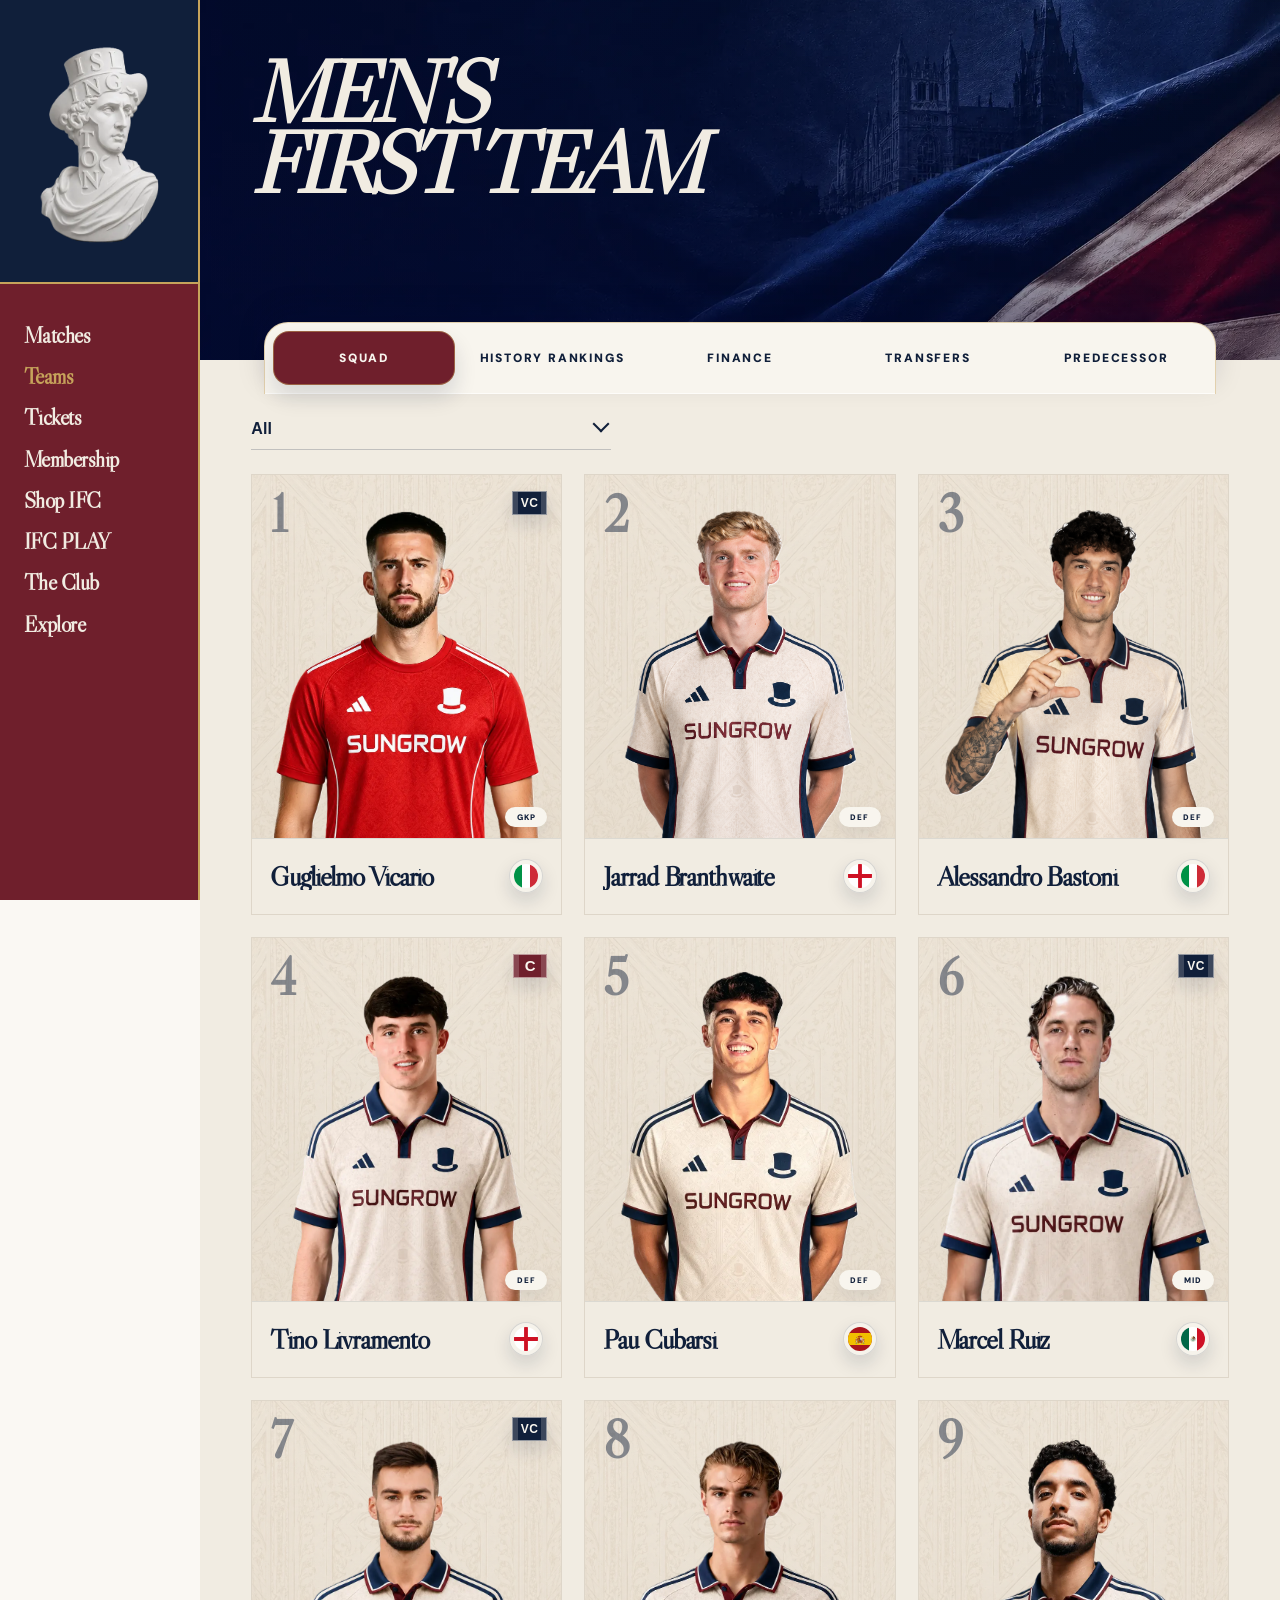
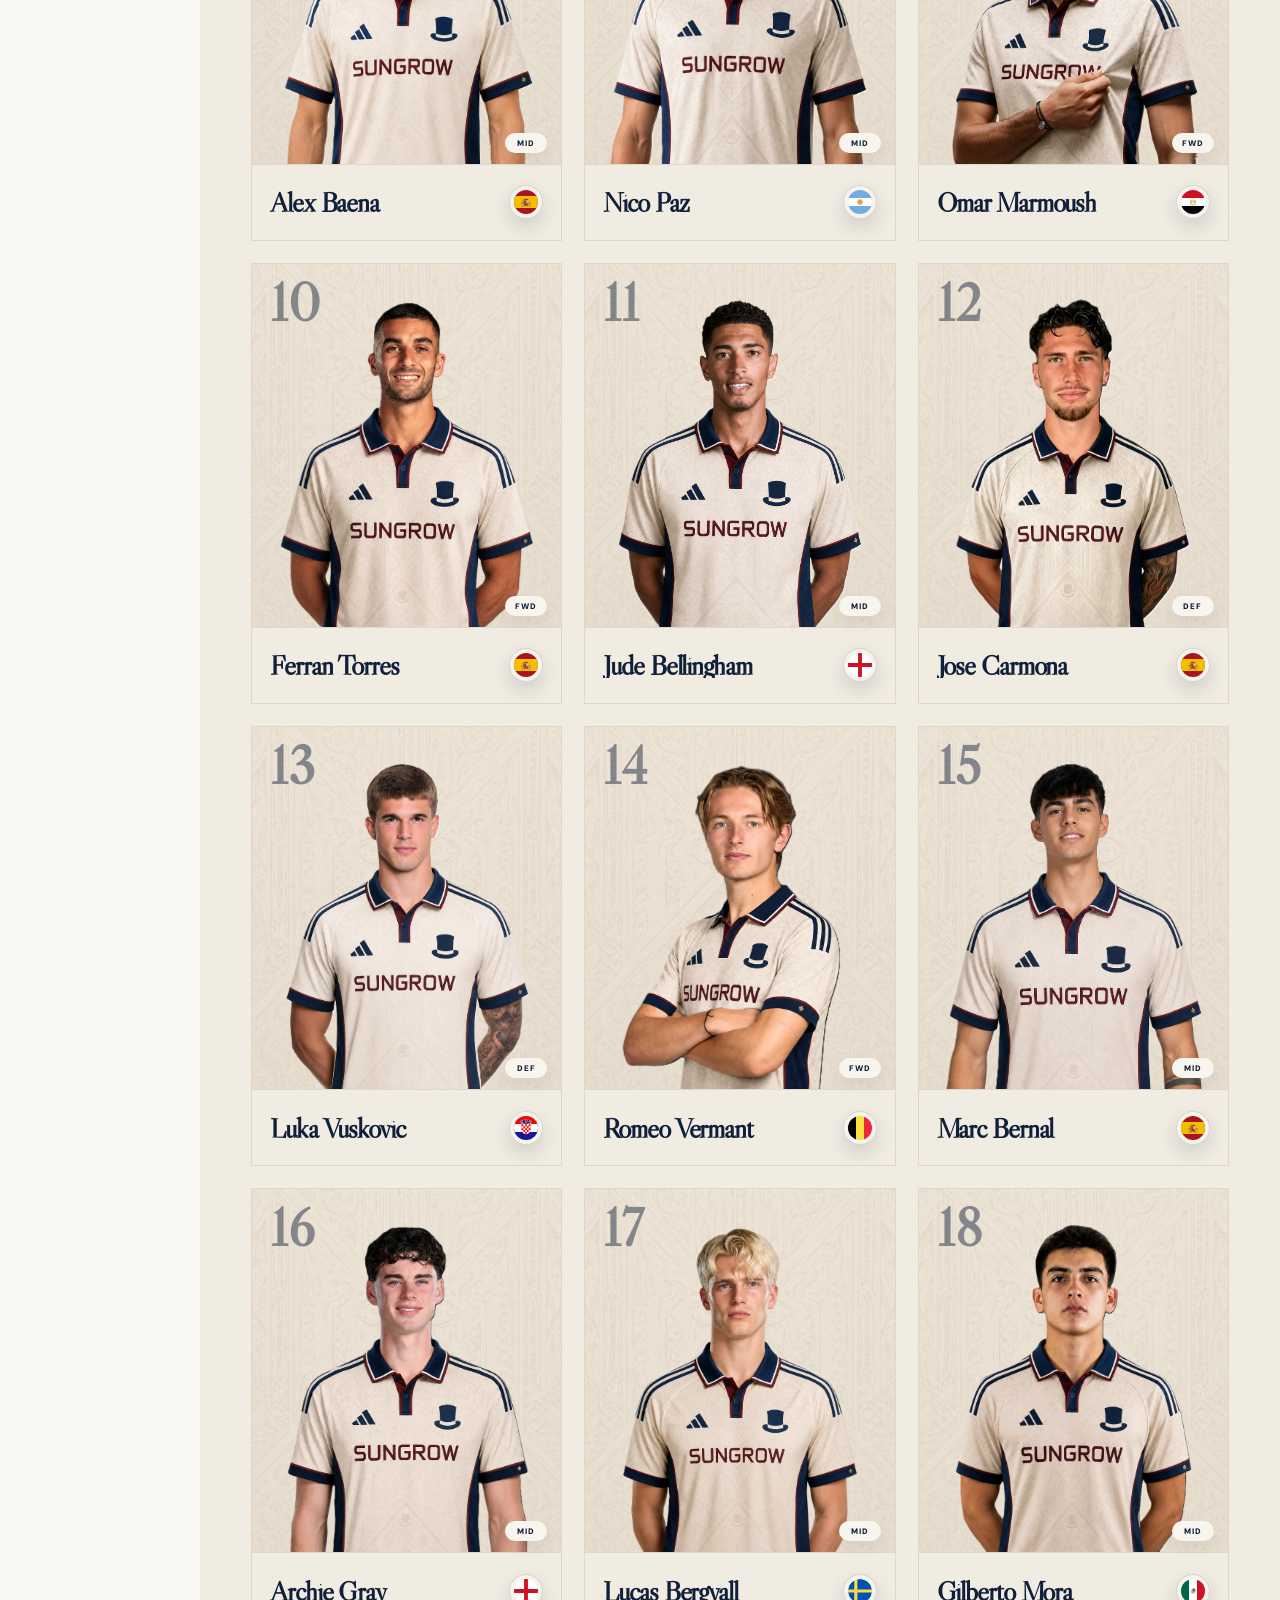
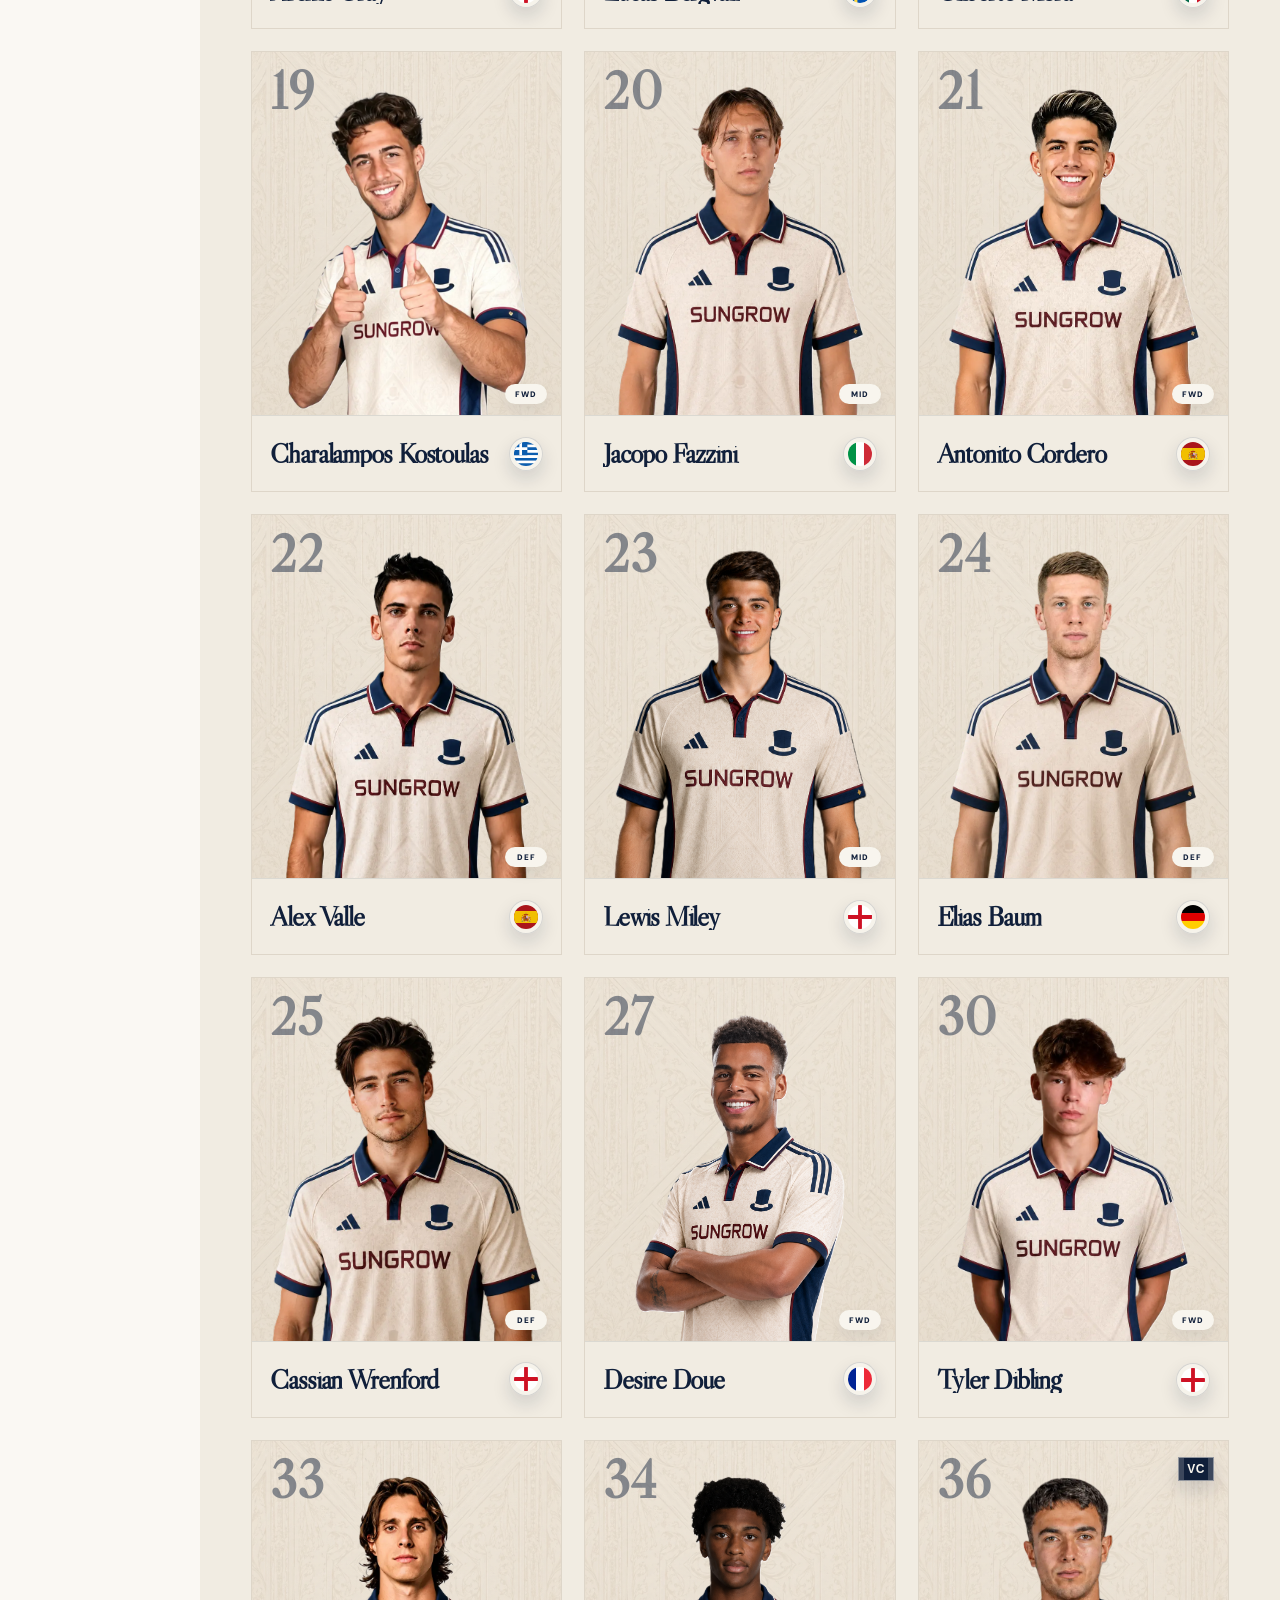
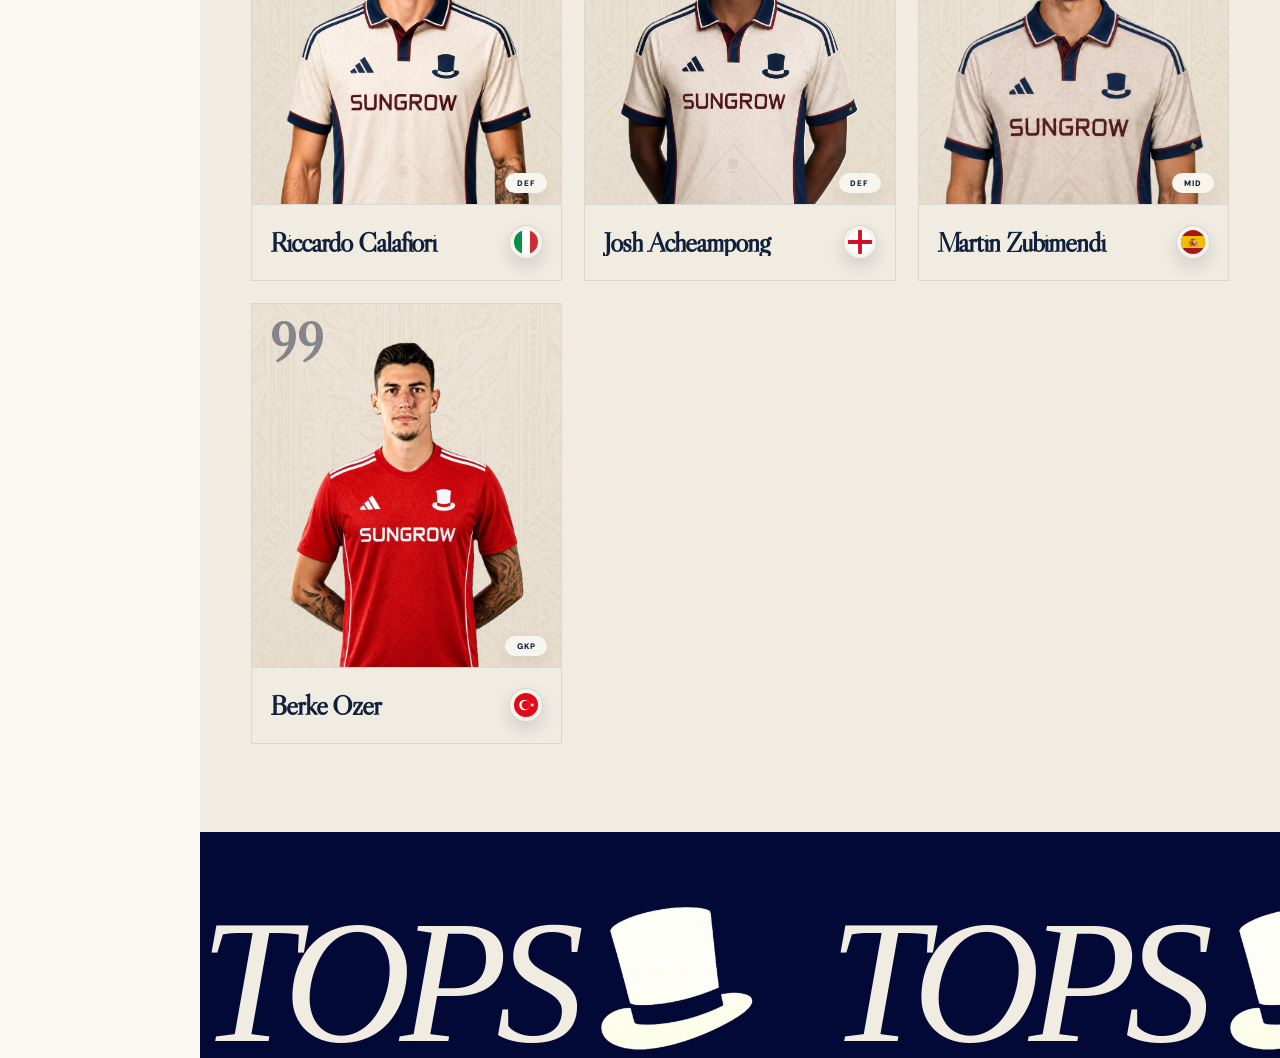
<file: mens-first-team.html>
﻿<!doctype html>
<html lang="en">
<head>
  <meta charset="utf-8" />
  <meta name="viewport" content="width=device-width, initial-scale=1" />
  <title>Men's First Team | TOPS</title>
  <link rel="preconnect" href="https://fonts.googleapis.com">
  <link rel="preconnect" href="https://fonts.gstatic.com" crossorigin>
  <link href="https://fonts.googleapis.com/css2?family=DM+Sans:wght@400;500;600;700&family=Libre+Caslon+Display&display=swap" rel="stylesheet">
  <style>
    :root{--ink:#071426;--navy:#101f3a;--burgundy:#6f1f2c;--warm:#f1ece2;--paper:#faf8f3;--line:#101f3a18;--gold:#c6a35b}
    *{box-sizing:border-box}
    body{margin:0;background:var(--paper);color:var(--ink);font-family:"DM Sans",sans-serif}
    a{color:inherit;text-decoration:none}
    .rail{position:fixed;z-index:9;inset:0 auto 0 0;width:200px;background:var(--burgundy);color:var(--warm);border-right:2px solid var(--gold);padding:0;display:flex;flex-direction:column;align-items:stretch}
    .rail-brand{display:grid;place-items:center;width:100%;padding:42px 24px 38px;margin:0 0 40px;background:var(--navy);border-bottom:2px solid var(--gold)}.tops-wordmark{display:block;width:126px;max-width:100%;line-height:0;margin:0 auto}.tops-wordmark img{display:block;width:100%;height:auto}
    .rail nav{display:flex;flex-direction:column;gap:18px;padding:0 24px;margin-top:0;color:var(--warm);font:700 22px/1.06 "Libre Caslon Display",Georgia,serif;letter-spacing:-.025em}
    .rail nav a:hover,.rail nav a.active,.rail nav a.is-submenu-active{color:var(--gold)}
    .rail-submenu{position:fixed;z-index:8;top:0;bottom:0;left:200px;width:min(620px,calc(100vw - 200px));background:#f8f5ee;color:var(--navy);border:1px solid var(--burgundy);border-left-width:2px;padding:118px 40px 42px;opacity:0;transform:translateX(-18px);pointer-events:none;transition:opacity .28s ease,transform .28s ease}
    body.submenu-open .rail-submenu{opacity:1;transform:translateX(0);pointer-events:auto}
    .rail-submenu-kicker{margin:0 0 30px;font-size:10px;font-weight:800;letter-spacing:.22em;text-transform:uppercase;color:var(--burgundy)}
    .rail-submenu-list{margin:0;padding:0;list-style:none;border-top:1px solid #101f3a18}
    .rail-submenu-list a{display:flex;align-items:center;justify-content:space-between;gap:34px;padding:28px 0;border-bottom:1px solid #101f3a18;font:clamp(34px,4.2vw,58px)/.95 "Libre Caslon Display",Georgia,serif;letter-spacing:-.035em}
    .rail-submenu-list a:after{content:">";font-family:Georgia,serif;font-size:.82em;line-height:1;transition:transform .2s ease}.rail-submenu-list a:hover{color:var(--burgundy)}.rail-submenu-list a:hover:after{transform:translateX(6px)}
    .page{margin-left:200px;min-height:100vh;background:var(--warm)}.team-header{position:relative;min-height:360px;padding:56px 0 0;border-bottom:0;background:linear-gradient(90deg,rgba(2,9,54,.42),rgba(2,9,54,.08)),url('assets/first-team-header.webp') center/cover no-repeat;overflow:visible;display:flex;flex-direction:column;justify-content:space-between}
    .team-header:before{content:"";position:absolute;inset:0;background:linear-gradient(180deg,rgba(2,9,54,.08),rgba(2,9,54,.38));pointer-events:none}
    .team-heading{position:relative;z-index:1;padding:0 clamp(28px,4vw,64px) 42px}
    .crumb{font-size:10px;text-transform:uppercase;letter-spacing:.18em;color:var(--burgundy);margin:0 0 18px}
    h1{font:italic 800 clamp(54px,6.8vw,108px)/.82 "Libre Caslon Display",Georgia,serif;margin:0;color:#f1ece2;letter-spacing:-.055em}
    h1 span{display:block}
    .tabs{--tab-radius:24px;position:relative;z-index:2;width:min(1280px,calc(100% - clamp(56px,10vw,160px)));margin:0 auto -34px;min-height:72px;background:#f8f5ee;border:1px solid #c6a35b70;border-bottom:0;border-radius:var(--tab-radius) var(--tab-radius) 0 0;display:grid;grid-template-columns:repeat(5,1fr);gap:6px;align-items:start;padding:8px;color:var(--navy);box-shadow:0 -1px 0 #ffffffb0 inset,0 -12px 28px #02093622}
    .tabs a{height:54px;display:grid;place-items:center;border-radius:16px;border:1px solid transparent;font-size:12px;font-weight:900;text-transform:uppercase;letter-spacing:.15em;text-align:center;color:var(--navy);transition:background .22s ease,color .22s ease,border-color .22s ease,box-shadow .22s ease}
    .tabs a:hover{border-color:#6f1f2c2e;background:#efe7dc;color:var(--burgundy)}.tabs a.active{background:var(--burgundy);border-color:#c6a35b80;color:#f8f5ee;box-shadow:0 12px 22px #101f3a24}
    .toolbar{padding:58px clamp(28px,4vw,64px) 0;display:flex;align-items:flex-start;justify-content:flex-start;background:var(--warm)}
    .position-filter{position:relative;width:min(360px,100%)}
    .filter-trigger{appearance:none;width:100%;border:0;border-bottom:1px solid #101f3a36;background:transparent;color:var(--navy);padding:0 34px 12px 0;text-align:left;font-size:16px;font-weight:600;line-height:1;letter-spacing:.01em;cursor:pointer;transition:color .2s ease,border-color .2s ease}.filter-trigger:after{content:"";position:absolute;right:4px;top:0;width:10px;height:10px;border-right:2px solid currentColor;border-bottom:2px solid currentColor;transform:rotate(45deg);transition:transform .2s ease}.position-filter.open .filter-trigger:after{transform:translateY(5px) rotate(225deg)}.filter-trigger:hover,.position-filter.open .filter-trigger{color:var(--burgundy);border-color:var(--burgundy)}
    .filter-menu{position:absolute;z-index:10;left:0;right:0;top:calc(100% + 10px);background:#f8f5ee;border:1px solid #101f3a18;box-shadow:0 18px 38px #101f3a16;padding:8px 0;display:none}.position-filter.open .filter-menu{display:block}.filter-option{appearance:none;width:100%;border:0;background:transparent;color:var(--navy);display:block;text-align:left;padding:13px 18px;font-size:12px;font-weight:800;text-transform:uppercase;letter-spacing:.12em;cursor:pointer;transition:background .2s ease,color .2s ease}.filter-option:hover,.filter-option.active{color:var(--burgundy);background:#6f1f2c0d}
    .squad{padding:24px clamp(28px,4vw,64px) 88px;background:var(--warm)}.player-grid{display:grid;grid-template-columns:repeat(4,minmax(240px,1fr));gap:22px;align-items:start}
    .player-link{display:block;min-width:0;width:100%}.player-link.is-hidden{display:none}.player-card{position:relative;width:100%;aspect-ratio:3/4.25;min-height:430px;background:#e5dccd;overflow:hidden;display:flex;flex-direction:column;justify-content:flex-end;border:1px solid #101f3a08;transition:transform .25s ease,box-shadow .25s ease}
    .player-card:hover{transform:translateY(-4px);box-shadow:0 20px 40px #101f3a18}
    .player-card:before{content:"";position:absolute;inset:0;background:linear-gradient(180deg,#f1ece240,#cfc3b252),url('assets/home-kit-story-pattern.webp') center/cover;opacity:.55}
    .player-card:after{content:"";position:absolute;left:0;right:0;top:34px;bottom:76px;background:var(--photo) center bottom/contain no-repeat}
    .number{position:absolute;z-index:1;top:16px;left:18px;font:700 52px/.9 "Libre Caslon Display",Georgia,serif;color:#101f3a78}
    .captain-band{position:absolute;z-index:4;top:16px;right:14px;min-width:34px;height:24px;padding:0 8px;background:var(--burgundy);color:#f8f5ee;display:grid;place-items:center;font:800 15px/1 Inter,Arial,sans-serif;letter-spacing:.04em;border:1px solid #f8f5ee90;box-shadow:0 9px 18px #101f3a24}.captain-band:before,.captain-band:after{content:"";position:absolute;top:0;width:5px;height:100%;background:#f8f5ee30}.captain-band:before{left:0}.captain-band:after{right:0}.captain-band.vice{background:var(--navy);font-size:12px}
    .flag{position:relative;z-index:3;flex:0 0 auto;width:34px;height:34px;border-radius:50%;background:#f8f5eecc;border:1px solid #101f3a24;padding:4px;display:grid;place-items:center;box-shadow:0 8px 18px #101f3a24}.flag img{display:block;width:100%;height:100%;object-fit:cover;border-radius:50%}
    .player-info{position:relative;z-index:2;height:76px;background:var(--warm);border-top:1px solid #101f3a18;padding:0 18px;display:flex;align-items:center;justify-content:space-between;gap:14px}.player-info b{display:block;min-width:0;flex:1 1 auto;font:700 28px/.95 "Libre Caslon Display",Georgia,serif;letter-spacing:-.04em;color:var(--navy);white-space:nowrap;overflow:hidden;text-overflow:ellipsis}.position-pill{position:absolute;z-index:4;right:14px;bottom:calc(100% + 12px);display:inline-grid;place-items:center;min-width:42px;height:20px;border-radius:999px;border:1px solid #f8f5ee80;background:#f8f5ee;color:var(--navy);box-shadow:0 6px 14px #101f3a12;font-size:8px;font-weight:900;letter-spacing:.12em;text-transform:uppercase}
    footer{background:#020936;color:#f1ece2;padding:74px 0 0;overflow:hidden}.tops-pattern{overflow:hidden}.tops-pattern-track{display:flex;align-items:center;gap:76px;width:max-content;animation:topsMarquee 24s linear infinite}.tops-pattern-item{display:flex;align-items:center;gap:.16em;white-space:nowrap;color:#f1ece2;font:italic clamp(128px,13.8vw,228px)/.78 Georgia,serif;letter-spacing:-.065em;text-transform:uppercase}.tops-pattern-item img{width:.86em;height:.86em;object-fit:contain;display:block;transform:translateY(-.015em)}@keyframes topsMarquee{from{transform:translateX(0)}to{transform:translateX(-50%)}}@media(max-width:700px){.tops-pattern-track{gap:42px;animation-duration:18s}.tops-pattern-item{font-size:88px}}
    @media(max-width:1280px){.player-grid{grid-template-columns:repeat(3,minmax(240px,1fr))}}@media(max-width:980px){.player-grid{grid-template-columns:repeat(2,minmax(240px,1fr))}}@media(max-width:760px){.rail,.rail-submenu{display:none}.page{margin-left:0}.player-card{min-height:360px}}@media(max-width:620px){.player-grid{grid-template-columns:1fr}}
  </style>
</head>
<body>
  <aside class="rail">
    <a class="rail-brand" href="index.html#top" aria-label="TOPS home"><span class="tops-wordmark"><img src="assets/sidebar-sculpture-logo.webp" alt="TOPS"></span></a>
    <nav><a href="index.html#fixtures" data-menu="matches">Matches</a><a class="active" href="mens-first-team.html" data-menu="teams">Teams</a><a href="index.html#tickets" data-menu="tickets">Tickets</a><a href="index.html#membership" data-menu="membership">Membership</a><a href="index.html#shop" data-menu="shop">Shop IFC</a><a href="index.html#play" data-menu="play">IFC PLAY</a><a href="index.html#club" data-menu="club">The Club</a><a href="index.html#latest" data-menu="explore">Explore</a></nav>
  </aside>
  <aside class="rail-submenu" aria-hidden="true"><p class="rail-submenu-kicker">Teams</p><ul class="rail-submenu-list"></ul></aside>
  <main class="page">
    <header class="team-header"><div class="team-heading"><h1><span>MEN'S</span><span>FIRST TEAM</span></h1></div><nav class="tabs"><a class="active" href="#squad">Squad</a><a href="history-rankings.html">History Rankings</a><a href="squad-finance.html">Finance</a><a href="transfer-history.html">Transfers</a><a href="predecessor-players.html">Predecessor</a></nav></header>
    <div class="toolbar">
      <div class="position-filter" data-position-filter>
        <button class="filter-trigger" type="button" aria-expanded="false">All</button>
        <div class="filter-menu" role="menu">
          <button class="filter-option active" type="button" data-position="all">All</button>
          <button class="filter-option" type="button" data-position="goalkeeper">Goalkeepers</button>
          <button class="filter-option" type="button" data-position="defender">Defenders</button>
          <button class="filter-option" type="button" data-position="midfielder">Midfielders</button>
          <button class="filter-option" type="button" data-position="forward">Forwards</button>
        </div>
      </div>
    </div>
    <section class="squad" id="squad">
      <div class="player-grid">
        <a class="player-link" href="player-detail.html?id=guglielmo-vicario"><article class="player-card" style="--photo:url('assets/guglielmo-vicario.webp')"><span class="number">1</span><span class="captain-band vice" aria-label="Vice captain">VC</span><div class="player-info"><b>Guglielmo Vicario</b><span class="flag"><img src="assets/it_1x1.svg" alt="Italy"></span><span class="position-pill" data-position="goalkeeper">GKP</span></div></article></a>
        <a class="player-link" href="player-detail.html?id=jarrad-branthwaite"><article class="player-card" style="--photo:url('assets/jarrad-branthwaite.png')"><span class="number">2</span><div class="player-info"><b>Jarrad Branthwaite</b><span class="flag"><img src="assets/gb-eng.svg" alt="England"></span><span class="position-pill" data-position="defender">DEF</span></div></article></a>
        <a class="player-link" href="player-detail.html?id=alessandro-bastoni"><article class="player-card" style="--photo:url('assets/alessandro-bastoni.png')"><span class="number">3</span><div class="player-info"><b>Alessandro Bastoni</b><span class="flag"><img src="assets/it_1x1.svg" alt="Italy"></span><span class="position-pill" data-position="defender">DEF</span></div></article></a>
        <a class="player-link" href="player-detail.html?id=tino-livramento"><article class="player-card" style="--photo:url('assets/tino-livramento.webp')"><span class="number">4</span><span class="captain-band" aria-label="Captain">C</span><div class="player-info"><b>Tino Livramento</b><span class="flag"><img src="assets/gb-eng.svg" alt="England"></span><span class="position-pill" data-position="defender">DEF</span></div></article></a>
        <a class="player-link" href="player-detail.html?id=pau-cubarsi"><article class="player-card" style="--photo:url('assets/pau-cubarsi.webp')"><span class="number">5</span><div class="player-info"><b>Pau Cubarsi</b><span class="flag"><img src="assets/es_1x1.svg" alt="Spain"></span><span class="position-pill" data-position="defender">DEF</span></div></article></a>
        <a class="player-link" href="player-detail.html?id=marcel-ruiz"><article class="player-card" style="--photo:url('assets/marcel-ruiz.webp')"><span class="number">6</span><span class="captain-band vice" aria-label="Vice captain">VC</span><div class="player-info"><b>Marcel Ruiz</b><span class="flag"><img src="assets/mx_1x1.svg" alt="Mexico"></span><span class="position-pill" data-position="midfielder">MID</span></div></article></a>
        <a class="player-link" href="player-detail.html?id=alex-baena"><article class="player-card" style="--photo:url('assets/alex-baena.webp')"><span class="number">7</span><span class="captain-band vice" aria-label="Vice captain">VC</span><div class="player-info"><b>Alex Baena</b><span class="flag"><img src="assets/es_1x1.svg" alt="Spain"></span><span class="position-pill" data-position="midfielder">MID</span></div></article></a>
        <a class="player-link" href="player-detail.html?id=nico-paz"><article class="player-card" style="--photo:url('assets/nico-paz.webp')"><span class="number">8</span><div class="player-info"><b>Nico Paz</b><span class="flag"><img src="assets/ar_1x1.svg" alt="Argentina"></span><span class="position-pill" data-position="midfielder">MID</span></div></article></a>
        <a class="player-link" href="player-detail.html?id=omar-marmoush"><article class="player-card" style="--photo:url('assets/omar-marmoush.webp')"><span class="number">9</span><div class="player-info"><b>Omar Marmoush</b><span class="flag"><img src="assets/eg_1x1.svg" alt="Egypt"></span><span class="position-pill" data-position="forward">FWD</span></div></article></a>
        <a class="player-link" href="player-detail.html?id=ferran-torres"><article class="player-card" style="--photo:url('assets/ferran-torres.webp')"><span class="number">10</span><div class="player-info"><b>Ferran Torres</b><span class="flag"><img src="assets/es_1x1.svg" alt="Spain"></span><span class="position-pill" data-position="forward">FWD</span></div></article></a>
        <a class="player-link" href="player-detail.html?id=jude-bellingham"><article class="player-card" style="--photo:url('assets/jude-bellingham.png')"><span class="number">11</span><div class="player-info"><b>Jude Bellingham</b><span class="flag"><img src="assets/gb-eng.svg" alt="England"></span><span class="position-pill" data-position="midfielder">MID</span></div></article></a>
        <a class="player-link" href="player-detail.html?id=jose-carmona"><article class="player-card" style="--photo:url('assets/jose-carmona.webp')"><span class="number">12</span><div class="player-info"><b>Jose Carmona</b><span class="flag"><img src="assets/es_1x1.svg" alt="Spain"></span><span class="position-pill" data-position="defender">DEF</span></div></article></a>
        <a class="player-link" href="player-detail.html?id=luka-vuskovic"><article class="player-card" style="--photo:url('assets/luka-vuskovic.webp?v=2')"><span class="number">13</span><div class="player-info"><b>Luka Vuskovic</b><span class="flag"><img src="assets/hr_1x1.svg" alt="Croatia"></span><span class="position-pill" data-position="defender">DEF</span></div></article></a>
        <a class="player-link" href="player-detail.html?id=romeo-vermant"><article class="player-card" style="--photo:url('assets/romeo-vermant.png')"><span class="number">14</span><div class="player-info"><b>Romeo Vermant</b><span class="flag"><img src="assets/be_1x1.svg" alt="Belgium"></span><span class="position-pill" data-position="forward">FWD</span></div></article></a>
        <a class="player-link" href="player-detail.html?id=marc-bernal"><article class="player-card" style="--photo:url('assets/marc-bernal.webp')"><span class="number">15</span><div class="player-info"><b>Marc Bernal</b><span class="flag"><img src="assets/es_1x1.svg" alt="Spain"></span><span class="position-pill" data-position="midfielder">MID</span></div></article></a>
        <a class="player-link" href="player-detail.html?id=archie-gray"><article class="player-card" style="--photo:url('assets/archie-gray.webp')"><span class="number">16</span><div class="player-info"><b>Archie Gray</b><span class="flag"><img src="assets/gb-eng.svg" alt="England"></span><span class="position-pill" data-position="midfielder">MID</span></div></article></a>
        <a class="player-link" href="player-detail.html?id=lucas-bergvall"><article class="player-card" style="--photo:url('assets/lucas-bergvall.webp?v=2')"><span class="number">17</span><div class="player-info"><b>Lucas Bergvall</b><span class="flag"><img src="assets/se_circle.svg" alt="Sweden"></span><span class="position-pill" data-position="midfielder">MID</span></div></article></a>
        <a class="player-link" href="player-detail.html?id=gilberto-mora"><article class="player-card" style="--photo:url('assets/gilberto-mora.webp')"><span class="number">18</span><div class="player-info"><b>Gilberto Mora</b><span class="flag"><img src="assets/mx_1x1.svg" alt="Mexico"></span><span class="position-pill" data-position="midfielder">MID</span></div></article></a>
        <a class="player-link" href="player-detail.html?id=charalampos-kostoulas"><article class="player-card" style="--photo:url('assets/charalampos-kostoulas.webp')"><span class="number">19</span><div class="player-info"><b>Charalampos Kostoulas</b><span class="flag"><img src="assets/gr_1x1.svg" alt="Greece"></span><span class="position-pill" data-position="forward">FWD</span></div></article></a>
        <a class="player-link" href="player-detail.html?id=jacopo-fazzini"><article class="player-card" style="--photo:url('assets/jacopo-fazzini.webp')"><span class="number">20</span><div class="player-info"><b>Jacopo Fazzini</b><span class="flag"><img src="assets/it_1x1.svg" alt="Italy"></span><span class="position-pill" data-position="midfielder">MID</span></div></article></a>
        <a class="player-link" href="player-detail.html?id=antonito-cordero"><article class="player-card" style="--photo:url('assets/antonito-cordero.webp')"><span class="number">21</span><div class="player-info"><b>Antonito Cordero</b><span class="flag"><img src="assets/es_1x1.svg" alt="Spain"></span><span class="position-pill" data-position="forward">FWD</span></div></article></a>
        <a class="player-link" href="player-detail.html?id=alex-valle"><article class="player-card" style="--photo:url('assets/alex-valle.webp')"><span class="number">22</span><div class="player-info"><b>Alex Valle</b><span class="flag"><img src="assets/es_1x1.svg" alt="Spain"></span><span class="position-pill" data-position="defender">DEF</span></div></article></a>
        <a class="player-link" href="player-detail.html?id=lewis-miley"><article class="player-card" style="--photo:url('assets/lewis-miley.png')"><span class="number">23</span><div class="player-info"><b>Lewis Miley</b><span class="flag"><img src="assets/gb-eng.svg" alt="England"></span><span class="position-pill" data-position="midfielder">MID</span></div></article></a>
        <a class="player-link" href="player-detail.html?id=elias-baum"><article class="player-card" style="--photo:url('assets/elias-baum.webp')"><span class="number">24</span><div class="player-info"><b>Elias Baum</b><span class="flag"><img src="assets/de_1x1.svg" alt="Germany"></span><span class="position-pill" data-position="defender">DEF</span></div></article></a>
        <a class="player-link" href="player-detail.html?id=cassian-wrenford"><article class="player-card" style="--photo:url('assets/victor-gonzalez.webp?v=3')"><span class="number">25</span><div class="player-info"><b>Cassian Wrenford</b><span class="flag"><img src="assets/gb-eng.svg" alt="England"></span><span class="position-pill" data-position="defender">DEF</span></div></article></a>
        <a class="player-link" href="player-detail.html?id=desire-doue"><article class="player-card" style="--photo:url('assets/desire-doue.png')"><span class="number">27</span><div class="player-info"><b>Desire Doue</b><span class="flag"><img src="assets/fr_1x1.svg" alt="France"></span><span class="position-pill" data-position="forward">FWD</span></div></article></a>
        <a class="player-link" href="player-detail.html?id=tyler-dibling"><article class="player-card" style="--photo:url('assets/tyler-dibling.webp')"><span class="number">30</span><div class="player-info"><b>Tyler Dibling</b><span class="flag"><img src="assets/gb-eng.svg" alt="England"></span><span class="position-pill" data-position="forward">FWD</span></div></article></a>
        <a class="player-link" href="player-detail.html?id=riccardo-calafiori"><article class="player-card" style="--photo:url('assets/riccardo-calafiori.webp')"><span class="number">33</span><div class="player-info"><b>Riccardo Calafiori</b><span class="flag"><img src="assets/it_1x1.svg" alt="Italy"></span><span class="position-pill" data-position="defender">DEF</span></div></article></a>
        <a class="player-link" href="player-detail.html?id=josh-acheampong"><article class="player-card" style="--photo:url('assets/josh-acheampong.png')"><span class="number">34</span><div class="player-info"><b>Josh Acheampong</b><span class="flag"><img src="assets/gb-eng.svg" alt="England"></span><span class="position-pill" data-position="defender">DEF</span></div></article></a>
        <a class="player-link" href="player-detail.html?id=martin-zubimendi"><article class="player-card" style="--photo:url('assets/martin-zubimendi.webp')"><span class="number">36</span><span class="captain-band vice" aria-label="Vice captain">VC</span><div class="player-info"><b>Martin Zubimendi</b><span class="flag"><img src="assets/es_1x1.svg" alt="Spain"></span><span class="position-pill" data-position="midfielder">MID</span></div></article></a>
        <a class="player-link" href="player-detail.html?id=berke-ozer"><article class="player-card" style="--photo:url('assets/berke-ozer.webp?v=3')"><span class="number">99</span><div class="player-info"><b>Berke Ozer</b><span class="flag"><img src="assets/tr_1x1.svg" alt="Turkey"></span><span class="position-pill" data-position="goalkeeper">GKP</span></div></article></a>
      </div>
    </section>
    <footer><div class="tops-pattern" aria-label="TOPS brand pattern"><div class="tops-pattern-track"><span class="tops-pattern-item">TOPS <img src="assets/islington-hat-cream-transparent.webp" alt=""></span><span class="tops-pattern-item">TOPS <img src="assets/islington-hat-cream-transparent.webp" alt=""></span><span class="tops-pattern-item">TOPS <img src="assets/islington-hat-cream-transparent.webp" alt=""></span><span class="tops-pattern-item">TOPS <img src="assets/islington-hat-cream-transparent.webp" alt=""></span><span class="tops-pattern-item">TOPS <img src="assets/islington-hat-cream-transparent.webp" alt=""></span><span class="tops-pattern-item">TOPS <img src="assets/islington-hat-cream-transparent.webp" alt=""></span></div></div></footer>
  </main>
  <script>
    const rail = document.querySelector('.rail');
    const railLinks = [...document.querySelectorAll('.rail nav a')];
    const submenu = document.querySelector('.rail-submenu');
    const submenuKicker = document.querySelector('.rail-submenu-kicker');
    const submenuList = document.querySelector('.rail-submenu-list');
    let submenuCloseTimer;
    const submenuItems = {
      matches: ['Fixtures', 'Results', 'Tables', 'Match centre', 'Borough Cup'],
      teams: [{ label: "Men's First Team", href: 'mens-first-team.html' }, { label: "History Rankings", href: 'history-rankings.html' }, { label: "Squad Finance", href: 'squad-finance.html' }, { label: "Transfer History", href: 'transfer-history.html' }, { label: "Predecessor Players", href: 'predecessor-players.html' }, "Women's First Team", "Men's U21", "Women's U19", "Men's U18"],
      tickets: ['Home tickets', 'Away tickets', 'Premium', 'Season tickets', 'Ticket exchange'],
      membership: ['Join TOPS', 'Renew membership', 'Member benefits', 'Ticket access', 'Account'],
      shop: ['Home kit', 'Away kit', 'Training wear', 'Lifestyle', 'Accessories'],
      play: ['Live stream', 'Highlights', 'Interviews', 'Documentaries', 'Archive'],
      club: ['History', 'Stadium', 'Community', 'Foundation', 'Contact'],
      explore: ['Latest news', 'Gallery', 'Video', 'Features', 'Visit N5']
    };

    const keepSubmenuOpen = () => clearTimeout(submenuCloseTimer);
    const closeSubmenu = () => {
      document.body.classList.remove('submenu-open');
      submenu.setAttribute('aria-hidden', 'true');
      railLinks.forEach((link) => link.classList.remove('is-submenu-active'));
    };
    const scheduleSubmenuClose = () => {
      clearTimeout(submenuCloseTimer);
      submenuCloseTimer = setTimeout(closeSubmenu, 120);
    };
    const openSubmenu = (link) => {
      const key = link.dataset.menu;
      if (!key || !submenuItems[key]) return;
      keepSubmenuOpen();
      submenuKicker.textContent = link.textContent.trim();
      submenuList.innerHTML = submenuItems[key].map((item) => {
        const label = typeof item === 'string' ? item : item.label;
        const href = typeof item === 'string' ? '#' : item.href;
        return `<li><a href="${href}">${label}</a></li>`;
      }).join('');
      railLinks.forEach((item) => item.classList.toggle('is-submenu-active', item === link));
      submenu.setAttribute('aria-hidden', 'false');
      document.body.classList.add('submenu-open');
    };

    railLinks.forEach((link) => {
      link.addEventListener('mouseenter', () => openSubmenu(link));
      link.addEventListener('focus', () => openSubmenu(link));
    });
    rail.addEventListener('mouseleave', scheduleSubmenuClose);
    rail.addEventListener('mouseenter', keepSubmenuOpen);
    submenu.addEventListener('mouseleave', scheduleSubmenuClose);
    submenu.addEventListener('mouseenter', keepSubmenuOpen);

    const positionFilter = document.querySelector('[data-position-filter]');
    const trigger = positionFilter.querySelector('.filter-trigger');
    const options = [...positionFilter.querySelectorAll('.filter-option')];
    const players = [...document.querySelectorAll('.player-link')];

    const setFilter = (position, label) => {
      trigger.textContent = label;
      options.forEach((option) => option.classList.toggle('active', option.dataset.position === position));
      players.forEach((player) => {
        const playerPosition = player.querySelector('.position-pill')?.dataset.position;
        player.classList.toggle('is-hidden', position !== 'all' && playerPosition !== position);
      });
      positionFilter.classList.remove('open');
      trigger.setAttribute('aria-expanded', 'false');
    };

    trigger.addEventListener('click', () => {
      const isOpen = positionFilter.classList.toggle('open');
      trigger.setAttribute('aria-expanded', String(isOpen));
    });

    options.forEach((option) => {
      option.addEventListener('click', () => setFilter(option.dataset.position, option.textContent.trim()));
    });

    document.addEventListener('click', (event) => {
      if (!positionFilter.contains(event.target)) {
        positionFilter.classList.remove('open');
        trigger.setAttribute('aria-expanded', 'false');
      }
    });
  </script>
</body>
</html>
</file>
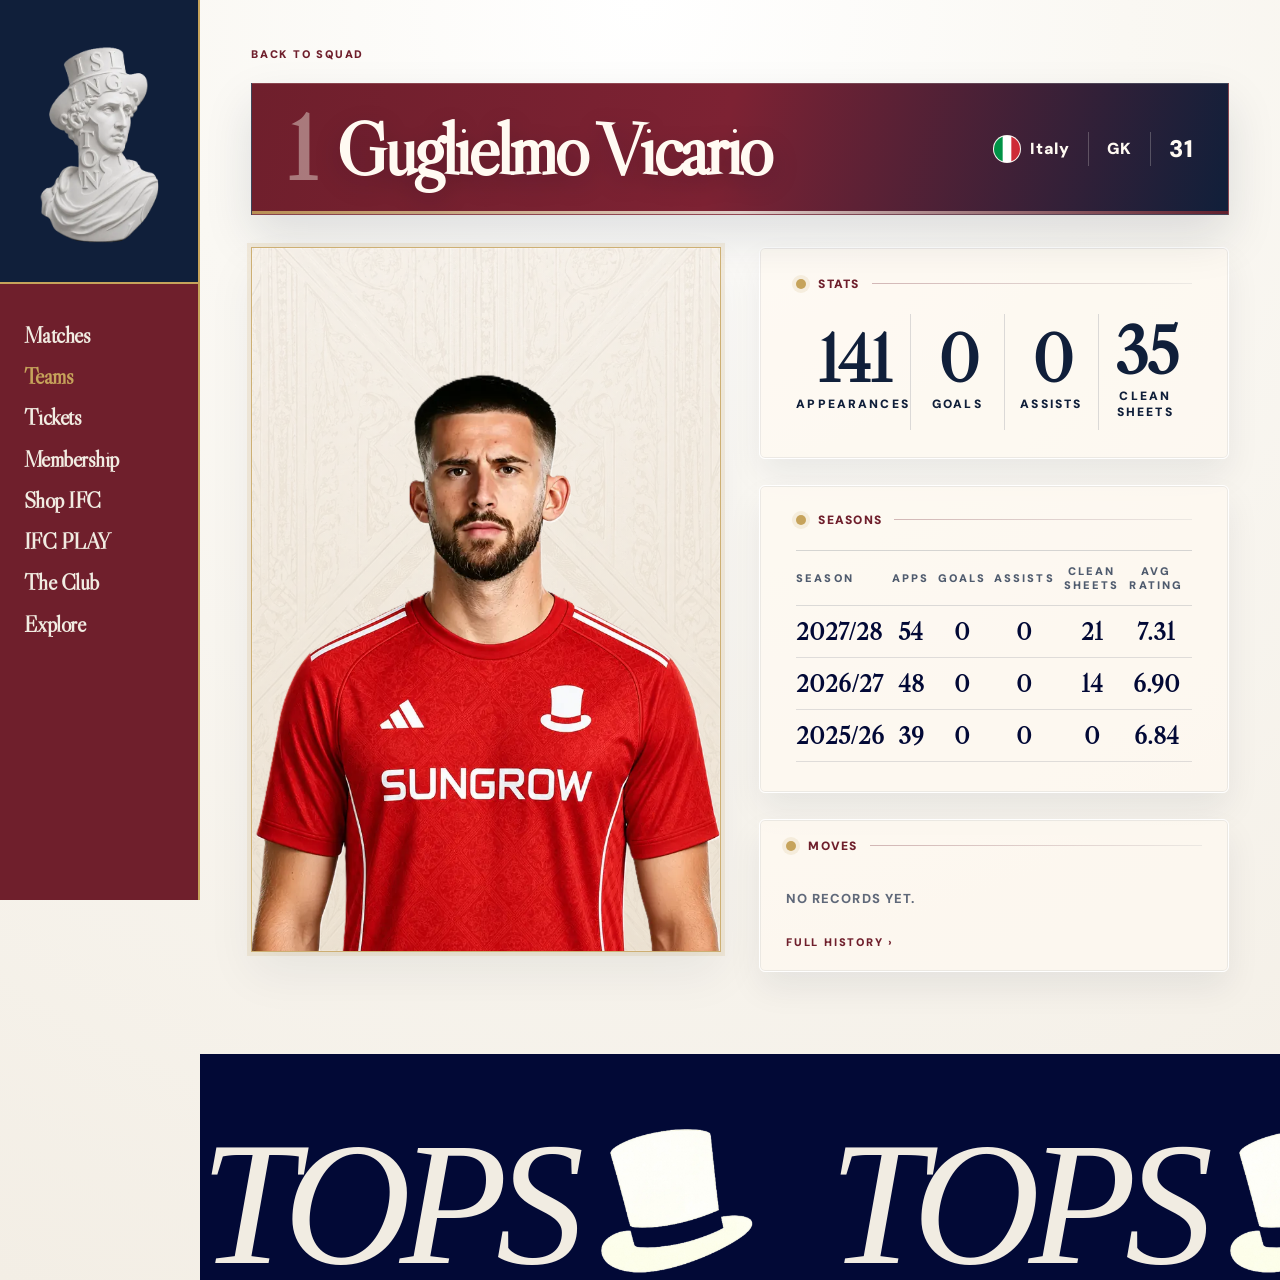
<file: player-detail.html>
<!doctype html>
<html lang="en">
<head>
  <meta charset="utf-8" />
  <meta name="viewport" content="width=device-width, initial-scale=1" />
  <title>Player Detail | TOPS</title>
  <link rel="preconnect" href="https://fonts.googleapis.com">
  <link rel="preconnect" href="https://fonts.gstatic.com" crossorigin>
  <link href="https://fonts.googleapis.com/css2?family=DM+Sans:wght@400;500;600;700;800&family=Libre+Caslon+Display&display=swap" rel="stylesheet">
  <link rel="stylesheet" href="assets/player-profile.css">
</head>
<body>
  <aside class="rail">
    <a class="rail-brand" href="index.html#top" aria-label="TOPS home"><span class="tops-wordmark"><img src="assets/sidebar-sculpture-logo.webp" alt="TOPS"></span></a>
    <nav><a href="index.html#fixtures">Matches</a><a class="active" href="mens-first-team.html">Teams</a><a href="index.html#tickets">Tickets</a><a href="index.html#membership">Membership</a><a href="index.html#shop">Shop IFC</a><a href="index.html#play">IFC PLAY</a><a href="index.html#club">The Club</a><a href="index.html#latest">Explore</a></nav>
  </aside>
  <main class="page">
    <article class="profile" id="player-profile" hidden></article>
    <section class="not-found" id="player-not-found" hidden>
      <h1>Player Not Found</h1>
      <p>This player profile is not available yet.</p>
      <p><a class="back-link" href="mens-first-team.html">Back to squad</a></p>
    </section>
    <footer><div class="tops-pattern" aria-label="TOPS brand pattern"><div class="tops-pattern-track"><span class="tops-pattern-item">TOPS <img src="assets/islington-hat-cream-transparent.webp" alt=""></span><span class="tops-pattern-item">TOPS <img src="assets/islington-hat-cream-transparent.webp" alt=""></span><span class="tops-pattern-item">TOPS <img src="assets/islington-hat-cream-transparent.webp" alt=""></span><span class="tops-pattern-item">TOPS <img src="assets/islington-hat-cream-transparent.webp" alt=""></span><span class="tops-pattern-item">TOPS <img src="assets/islington-hat-cream-transparent.webp" alt=""></span><span class="tops-pattern-item">TOPS <img src="assets/islington-hat-cream-transparent.webp" alt=""></span></div></div></footer>
  </main>
  <script>
    window.TOPS_PROFILE_CONFIG = {
      dataKey: "TOPS_PLAYER_DATA",
      backHref: "mens-first-team.html",
      backLabel: "Back to squad",
      profileKind: "MEN'S FIRST TEAM",
      statsTitle: "Career Stats",
      isArchive: false
    };
  </script>
  <script src="assets/player-data.js"></script>
  <script src="assets/transfer-data.js"></script>
  <script src="assets/player-profile.js"></script>
</body>
</html>
</file>
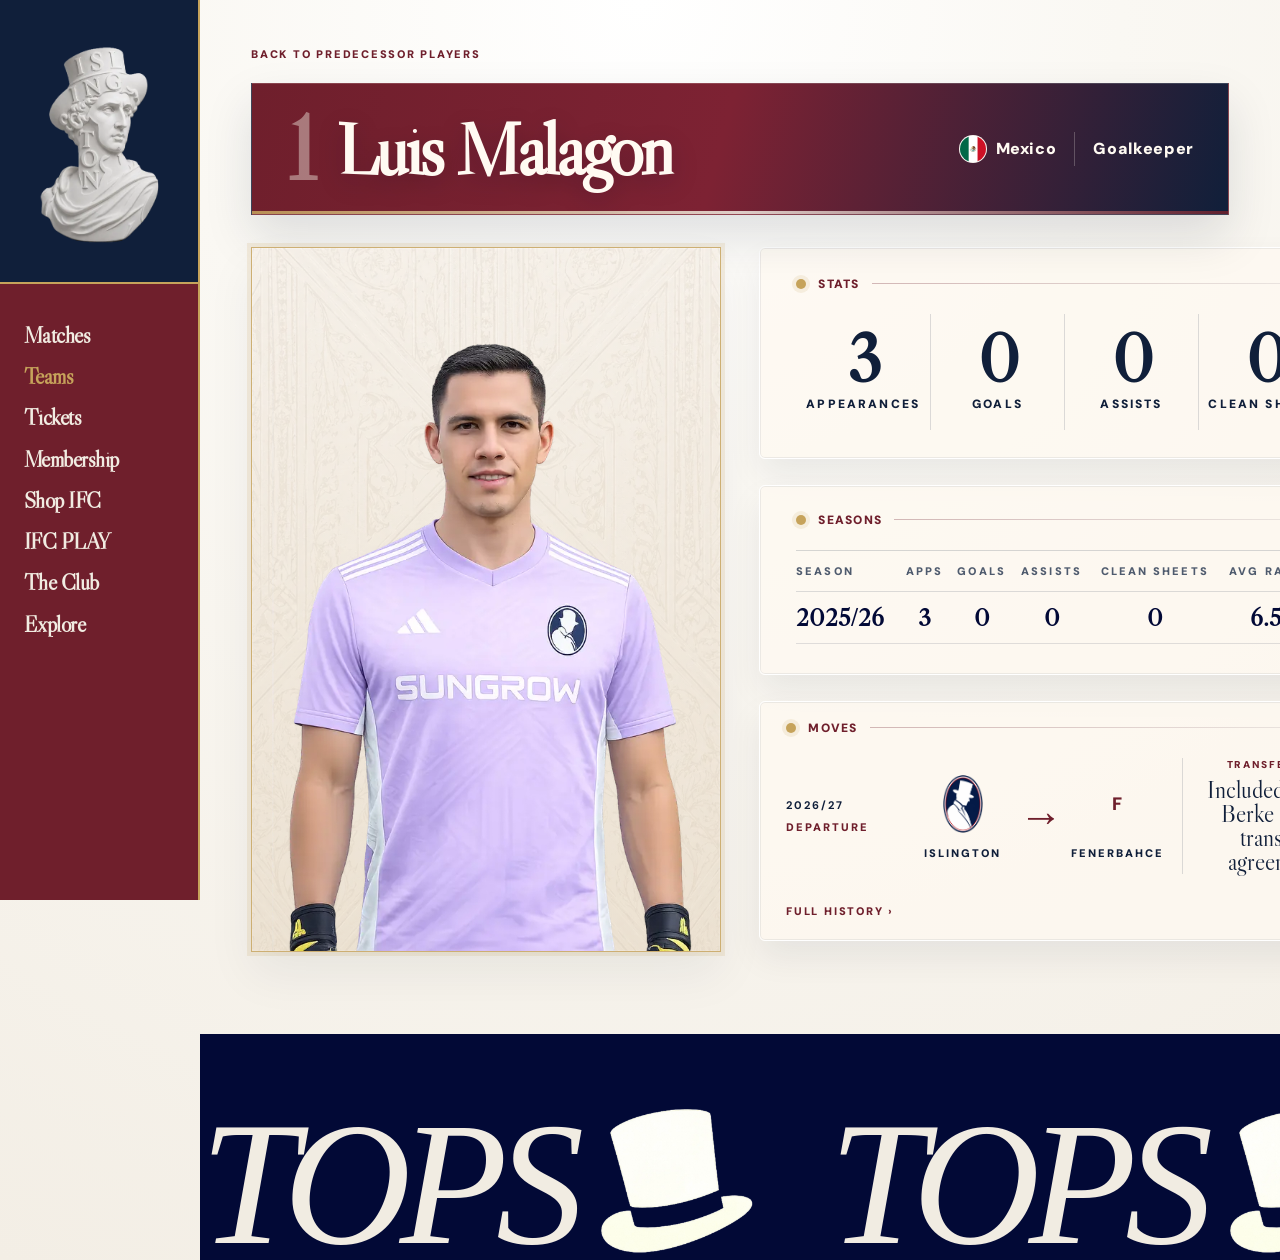
<file: predecessor-detail.html>
<!doctype html>
<html lang="en">
<head>
  <meta charset="utf-8" />
  <meta name="viewport" content="width=device-width, initial-scale=1" />
  <title>Club Archive | TOPS</title>
  <link rel="preconnect" href="https://fonts.googleapis.com">
  <link rel="preconnect" href="https://fonts.gstatic.com" crossorigin>
  <link href="https://fonts.googleapis.com/css2?family=DM+Sans:wght@400;500;600;700;800&family=Libre+Caslon+Display&display=swap" rel="stylesheet">
  <link rel="stylesheet" href="assets/player-profile.css">
</head>
<body>
  <aside class="rail">
    <a class="rail-brand" href="index.html#top" aria-label="TOPS home"><span class="tops-wordmark"><img src="assets/sidebar-sculpture-logo.webp" alt="TOPS"></span></a>
    <nav><a href="index.html#fixtures">Matches</a><a class="active" href="mens-first-team.html">Teams</a><a href="index.html#tickets">Tickets</a><a href="index.html#membership">Membership</a><a href="index.html#shop">Shop IFC</a><a href="index.html#play">IFC PLAY</a><a href="index.html#club">The Club</a><a href="index.html#latest">Explore</a></nav>
  </aside>
  <main class="page">
    <article class="profile" id="player-profile" hidden></article>
    <section class="not-found" id="player-not-found" hidden>
      <h1>Archive Not Found</h1>
      <p><a class="back-link" href="predecessor-players.html">Back to predecessor players</a></p>
    </section>
    <footer><div class="tops-pattern" aria-label="TOPS brand pattern"><div class="tops-pattern-track"><span class="tops-pattern-item">TOPS <img src="assets/islington-hat-cream-transparent.webp" alt=""></span><span class="tops-pattern-item">TOPS <img src="assets/islington-hat-cream-transparent.webp" alt=""></span><span class="tops-pattern-item">TOPS <img src="assets/islington-hat-cream-transparent.webp" alt=""></span><span class="tops-pattern-item">TOPS <img src="assets/islington-hat-cream-transparent.webp" alt=""></span><span class="tops-pattern-item">TOPS <img src="assets/islington-hat-cream-transparent.webp" alt=""></span><span class="tops-pattern-item">TOPS <img src="assets/islington-hat-cream-transparent.webp" alt=""></span></div></div></footer>
  </main>
  <script>
    window.TOPS_PROFILE_CONFIG = {
      dataKey: "TOPS_PREDECESSOR_PLAYER_DATA",
      backHref: "predecessor-players.html",
      backLabel: "Back to predecessor players",
      profileKind: "CLUB ARCHIVE",
      statsTitle: "Club Archive Stats",
      isArchive: true
    };
  </script>
  <script src="assets/predecessor-player-data.js"></script>
  <script src="assets/transfer-data.js"></script>
  <script src="assets/player-profile.js"></script>
</body>
</html>
</file>
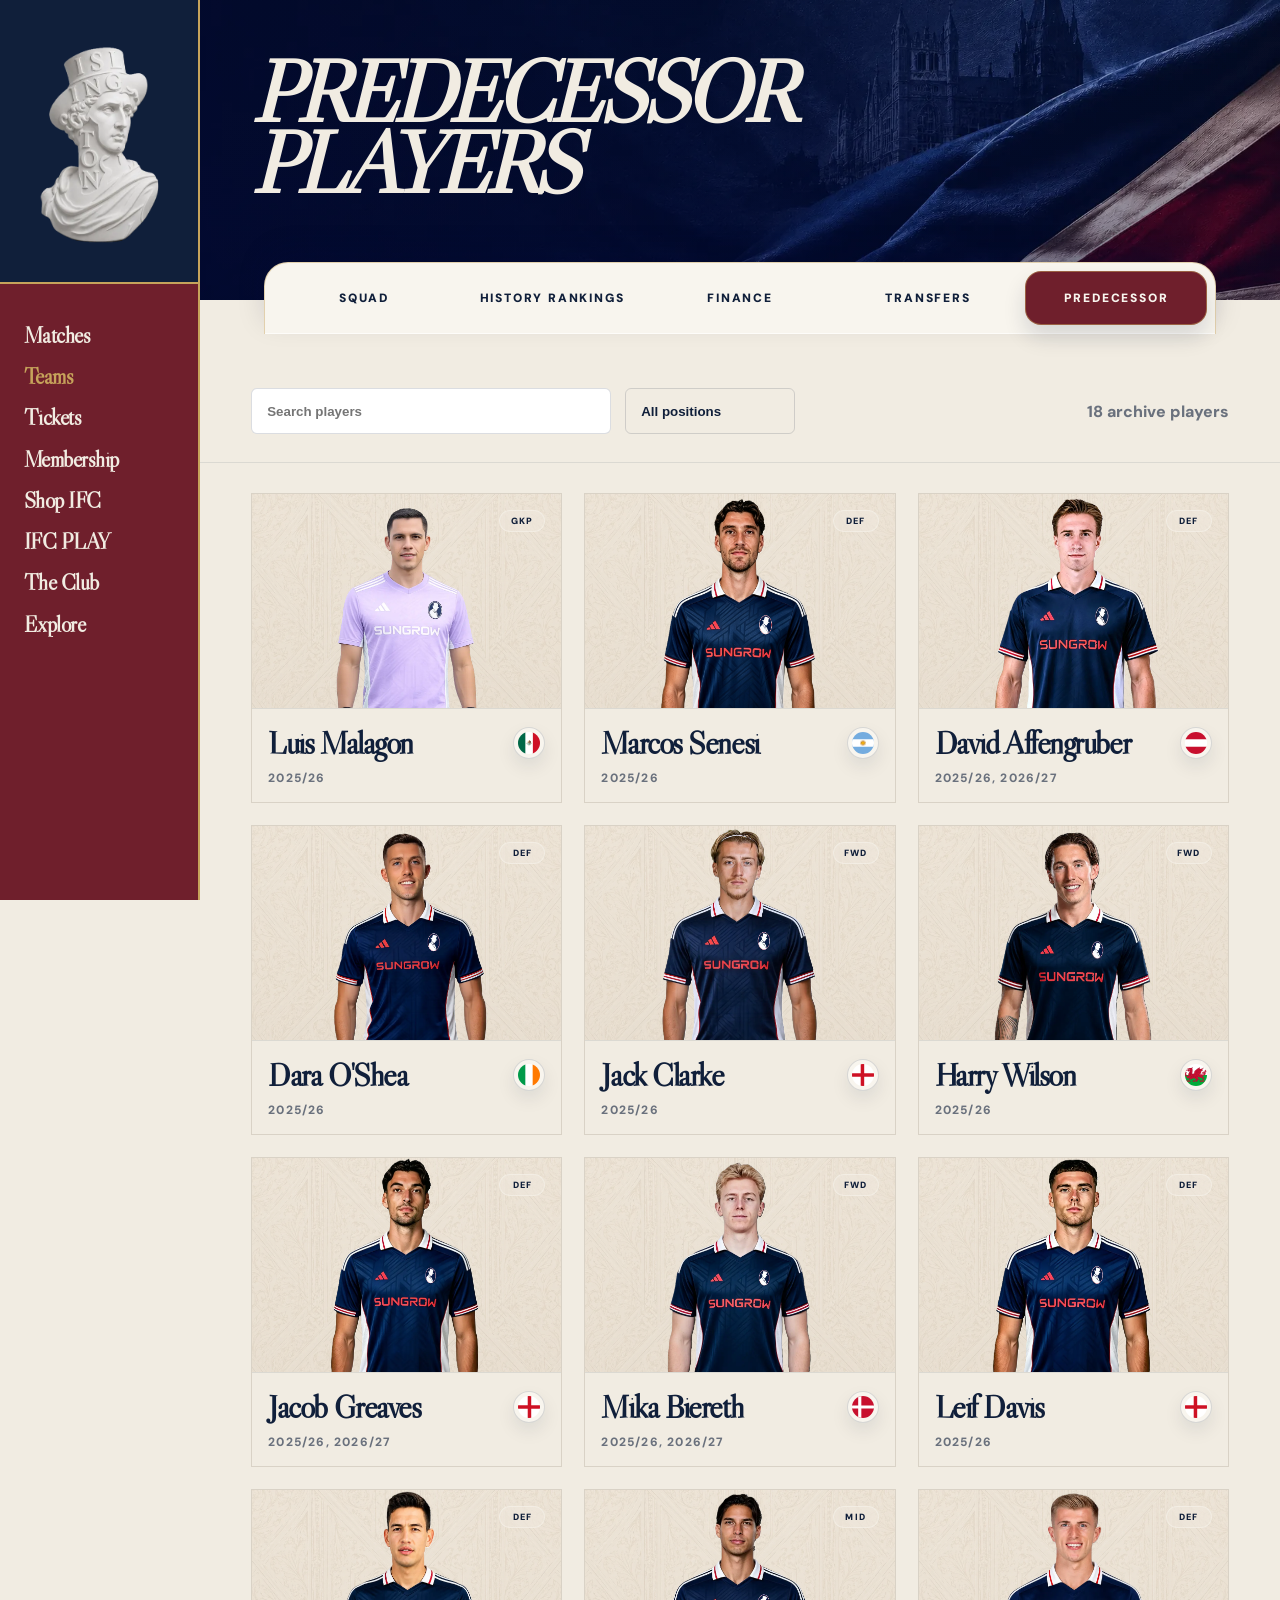
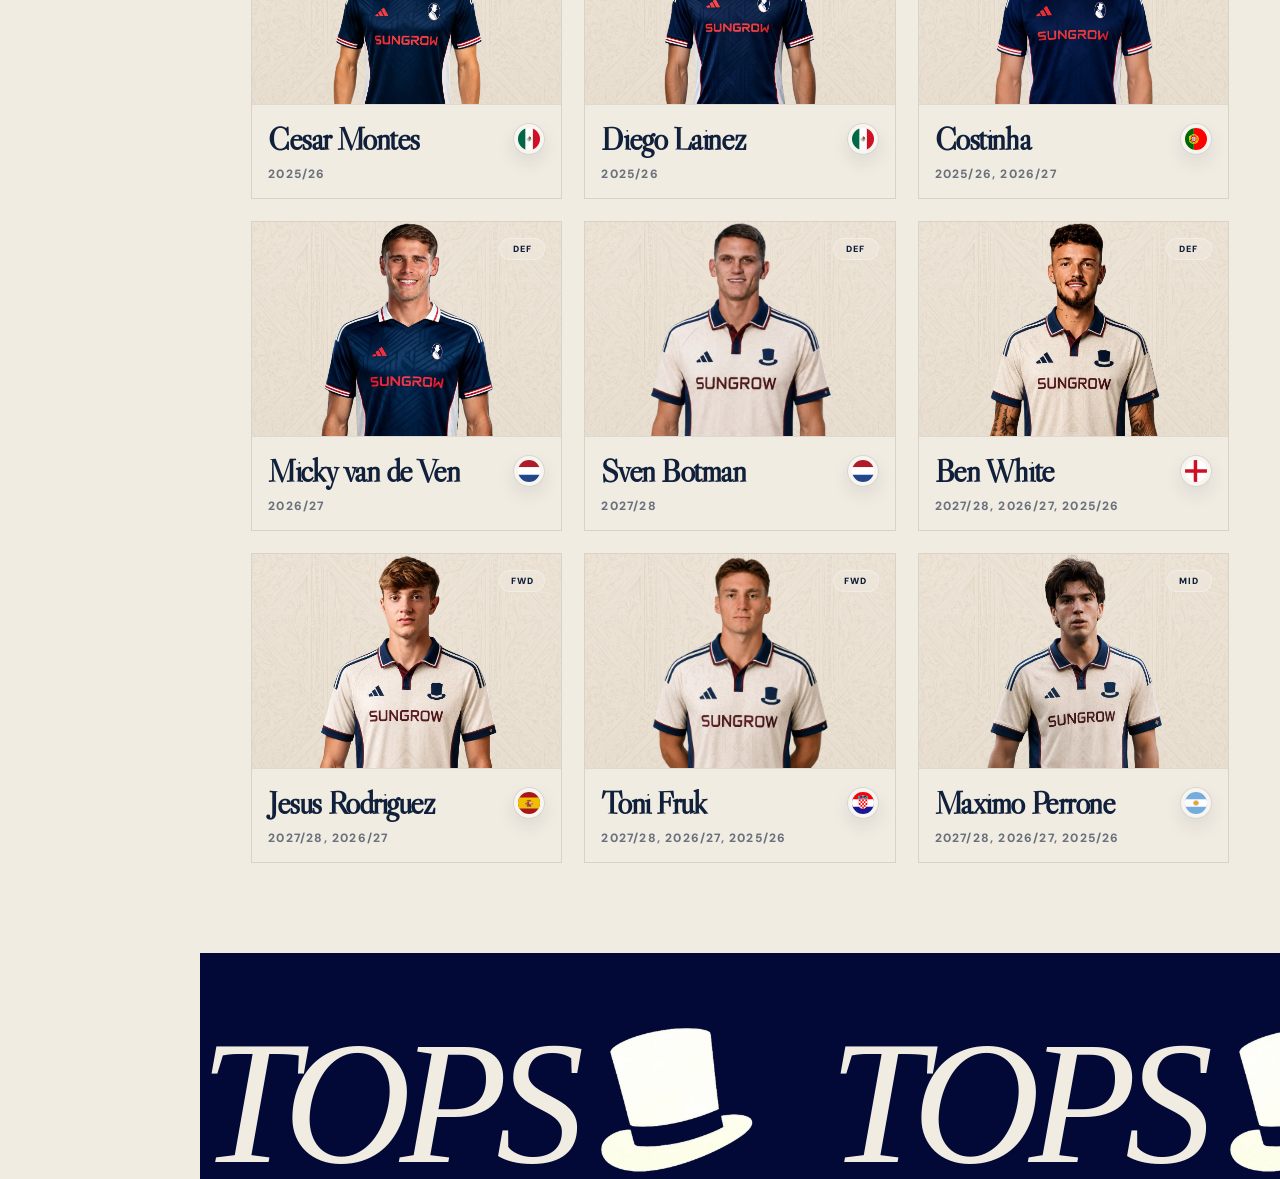
<file: predecessor-players.html>
<!doctype html>
<html lang="en">
<head>
  <meta charset="utf-8" />
  <meta name="viewport" content="width=device-width, initial-scale=1" />
  <title>Predecessor Players | TOPS</title>
  <link rel="preconnect" href="https://fonts.googleapis.com">
  <link rel="preconnect" href="https://fonts.gstatic.com" crossorigin>
  <link href="https://fonts.googleapis.com/css2?family=DM+Sans:wght@400;500;600;700;800&family=Libre+Caslon+Display&display=swap" rel="stylesheet">
  <style>
    :root{--ink:#071426;--navy:#101f3a;--burgundy:#6f1f2c;--warm:#f1ece2;--paper:#faf8f3;--line:#101f3a18;--gold:#c6a35b}
    *{box-sizing:border-box}
    body{margin:0;background:var(--warm);color:var(--ink);font-family:"DM Sans",sans-serif}
    a{color:inherit;text-decoration:none}
    .rail{position:fixed;z-index:9;inset:0 auto 0 0;width:200px;background:var(--burgundy);color:var(--warm);border-right:2px solid var(--gold);display:flex;flex-direction:column}
    .rail-brand{display:grid;place-items:center;width:100%;padding:42px 24px 38px;margin:0 0 40px;background:var(--navy);border-bottom:2px solid var(--gold)}
    .tops-wordmark{display:block;width:126px;max-width:100%;line-height:0;margin:0 auto}.tops-wordmark img{display:block;width:100%;height:auto}
    .rail nav{display:flex;flex-direction:column;gap:18px;padding:0 24px;color:var(--warm);font:700 22px/1.06 "Libre Caslon Display",Georgia,serif;letter-spacing:-.025em}
    .rail nav a:hover,.rail nav a.active{color:var(--gold)}
    .page{margin-left:200px;min-height:100vh}
    .team-header{position:relative;min-height:300px;padding:56px 0 0;background:linear-gradient(90deg,rgba(2,9,54,.50),rgba(2,9,54,.10)),url('assets/first-team-header.webp') center/cover no-repeat;display:flex;flex-direction:column;justify-content:space-between}
    .team-header:before{content:"";position:absolute;inset:0;background:linear-gradient(180deg,rgba(2,9,54,.08),rgba(2,9,54,.38));pointer-events:none}
    .team-heading{position:relative;z-index:1;padding:0 clamp(28px,4vw,64px) 42px}
    .team-heading h1{font:italic 800 clamp(54px,6.8vw,108px)/.82 "Libre Caslon Display",Georgia,serif;margin:0;color:#f1ece2;letter-spacing:-.055em}.team-heading h1 span{display:block}
    .tabs{--tab-radius:24px;position:relative;z-index:2;width:min(1280px,calc(100% - clamp(56px,10vw,160px)));margin:0 auto -34px;min-height:72px;background:#f8f5ee;border:1px solid #c6a35b70;border-bottom:0;border-radius:var(--tab-radius) var(--tab-radius) 0 0;display:grid;grid-template-columns:repeat(5,1fr);gap:6px;align-items:start;padding:8px;color:var(--navy);box-shadow:0 -1px 0 #ffffffb0 inset,0 -12px 28px #02093622}
    .tabs a{height:54px;display:grid;place-items:center;border-radius:16px;border:1px solid transparent;font-size:12px;font-weight:900;text-transform:uppercase;letter-spacing:.15em;text-align:center;color:var(--navy);transition:background .22s ease,color .22s ease,border-color .22s ease,box-shadow .22s ease}
    .tabs a:hover{border-color:#6f1f2c2e;background:#efe7dc;color:var(--burgundy)}.tabs a.active{background:var(--burgundy);border-color:#c6a35b80;color:#f8f5ee;box-shadow:0 12px 22px #101f3a24}
    .toolbar{display:grid;grid-template-columns:minmax(220px,360px) auto 1fr;gap:14px;align-items:center;padding:88px clamp(28px,4vw,70px) 28px;border-bottom:1px solid var(--line)}
    .search,.filter{height:46px;border:1px solid #101f3a26;background:#fff;color:var(--navy);border-radius:6px;padding:0 15px;font-weight:700}
    .filter{appearance:none;min-width:170px;padding-right:40px;background:#fff linear-gradient(45deg,transparent 50%,var(--navy) 50%),linear-gradient(135deg,var(--navy) 50%,transparent 50%);background-position:calc(100% - 22px) 19px,calc(100% - 16px) 19px;background-size:6px 6px,6px 6px;background-repeat:no-repeat}
    .count{text-align:right;color:#101f3a9a;font-weight:800}
    .archive{padding:30px clamp(28px,4vw,70px) 90px}
    .player-grid{display:grid;grid-template-columns:repeat(4,minmax(230px,1fr));gap:22px}
    .archive-card{position:relative;min-height:310px;background:#e5dccd;overflow:hidden;border:1px solid #101f3a0d;display:flex;flex-direction:column;justify-content:flex-end;transition:transform .25s ease,box-shadow .25s ease}
    .archive-card:hover{transform:translateY(-4px);box-shadow:0 20px 40px #101f3a18}
    .archive-card:before{content:"";position:absolute;inset:0;background:linear-gradient(180deg,#f1ece240,#cfc3b252),url('assets/home-kit-story-pattern.webp') center/cover;opacity:.58}
    .archive-card:after{content:"";position:absolute;inset:0;pointer-events:none}
    .archive-card>img{position:absolute;z-index:1;left:0;right:0;bottom:78px;width:100%;height:230px;object-fit:contain;object-position:center bottom}
    .card-top{position:absolute;z-index:2;top:16px;left:16px;right:16px;display:flex;align-items:center;justify-content:flex-end}
    .pill{display:inline-grid;place-items:center;min-width:46px;height:22px;border-radius:999px;border:1px solid #f8f5ee80;background:#f8f5ee35;color:var(--navy);backdrop-filter:blur(8px);font-size:9px;font-weight:900;letter-spacing:.12em}
    .archive-info{position:relative;z-index:2;background:var(--warm);border-top:1px solid var(--line);padding:18px 16px 16px}
    .name-row{display:flex;align-items:center;justify-content:space-between;gap:14px}.name-row b{display:block;min-width:0;font:800 32px/.88 "Libre Caslon Display",Georgia,serif;color:var(--navy);letter-spacing:-.045em}.card-flag{flex:0 0 auto;width:32px;height:32px;border-radius:50%;background:#f8f5ee;border:1px solid #101f3a24;padding:4px;box-shadow:0 8px 18px #101f3a16}.card-flag img{display:block;width:100%;height:100%;object-fit:cover;border-radius:50%}.archive-info>span{display:block;margin-top:11px;color:#101f3a9a;font-size:12px;font-weight:800;letter-spacing:.1em;text-transform:uppercase}
    .is-hidden{display:none}
    footer{background:#020936;color:#f1ece2;padding:74px 0 0;overflow:hidden}.tops-pattern{overflow:hidden}.tops-pattern-track{display:flex;align-items:center;gap:76px;width:max-content;animation:topsMarquee 24s linear infinite}.tops-pattern-item{display:flex;align-items:center;gap:.16em;white-space:nowrap;color:#f1ece2;font:italic clamp(128px,13.8vw,228px)/.78 Georgia,serif;letter-spacing:-.065em;text-transform:uppercase}.tops-pattern-item img{width:.86em;height:.86em;object-fit:contain;display:block;transform:translateY(-.015em)}@keyframes topsMarquee{from{transform:translateX(0)}to{transform:translateX(-50%)}}
    @media(max-width:1280px){.player-grid{grid-template-columns:repeat(3,minmax(230px,1fr))}}@media(max-width:960px){.player-grid{grid-template-columns:repeat(2,minmax(230px,1fr))}.toolbar{grid-template-columns:1fr 1fr}.count{text-align:left}}@media(max-width:760px){.rail{display:none}.page{margin-left:0}.tabs{width:calc(100% - 24px);grid-template-columns:repeat(2,1fr);border-radius:24px 24px 0 0}.toolbar{grid-template-columns:1fr;padding:70px 12px 22px}.archive{padding-left:12px;padding-right:12px}.player-grid{grid-template-columns:1fr}.count{text-align:left}}
  </style>
</head>
<body>
  <aside class="rail">
    <a class="rail-brand" href="index.html#top" aria-label="TOPS home"><span class="tops-wordmark"><img src="assets/sidebar-sculpture-logo.webp" alt="TOPS"></span></a>
    <nav><a href="index.html#fixtures">Matches</a><a class="active" href="mens-first-team.html">Teams</a><a href="index.html#tickets">Tickets</a><a href="index.html#membership">Membership</a><a href="index.html#shop">Shop IFC</a><a href="index.html#play">IFC PLAY</a><a href="index.html#club">The Club</a><a href="index.html#latest">Explore</a></nav>
  </aside>
  <main class="page">
    <header class="team-header"><div class="team-heading"><h1><span>PREDECESSOR</span><span>PLAYERS</span></h1></div><nav class="tabs"><a href="mens-first-team.html#squad">Squad</a><a href="history-rankings.html">History Rankings</a><a href="squad-finance.html">Finance</a><a href="transfer-history.html">Transfers</a><a class="active" href="predecessor-players.html">Predecessor</a></nav></header>
    <div class="toolbar">
      <input class="search" type="search" placeholder="Search players" data-search>
      <select class="filter" data-position-filter aria-label="Filter by position">
        <option value="all">All positions</option>
        <option value="goalkeeper">Goalkeepers</option>
        <option value="defender">Defenders</option>
        <option value="midfielder">Midfielders</option>
        <option value="forward">Forwards</option>
      </select>
      <div class="count" data-count></div>
    </div>
    <section class="archive">
      <div class="player-grid" data-grid></div>
    </section>
    <footer><div class="tops-pattern" aria-label="TOPS brand pattern"><div class="tops-pattern-track"><span class="tops-pattern-item">TOPS <img src="assets/islington-hat-cream-transparent.webp" alt=""></span><span class="tops-pattern-item">TOPS <img src="assets/islington-hat-cream-transparent.webp" alt=""></span><span class="tops-pattern-item">TOPS <img src="assets/islington-hat-cream-transparent.webp" alt=""></span><span class="tops-pattern-item">TOPS <img src="assets/islington-hat-cream-transparent.webp" alt=""></span><span class="tops-pattern-item">TOPS <img src="assets/islington-hat-cream-transparent.webp" alt=""></span><span class="tops-pattern-item">TOPS <img src="assets/islington-hat-cream-transparent.webp" alt=""></span></div></div></footer>
  </main>
  <script src="assets/predecessor-player-data.js"></script>
  <script>
    const players = window.TOPS_PREDECESSOR_PLAYER_DATA || [];
    const grid = document.querySelector('[data-grid]');
    const search = document.querySelector('[data-search]');
    const filter = document.querySelector('[data-position-filter]');
    const count = document.querySelector('[data-count]');
    const normalizePosition = (position) => position.toLowerCase();
    grid.innerHTML = players.map((player) => `
      <a class="archive-link" href="predecessor-detail.html?id=${player.id}" data-name="${player.name.toLowerCase()}" data-position="${normalizePosition(player.position)}">
        <article class="archive-card">
          ${player.photo ? `<img src="${player.photo}" alt="${player.name}">` : ''}
          <div class="card-top"><span class="pill">${player.positionShort}</span></div>
          <div class="archive-info"><div class="name-row"><b>${player.name}</b>${player.flag ? `<span class="card-flag"><img src="${player.flag}" alt="${player.nationality}"></span>` : ''}</div><span>${player.seasons}</span></div>
        </article>
      </a>
    `).join('');
    const links = [...document.querySelectorAll('.archive-link')];
    const applyFilters = () => {
      const query = search.value.trim().toLowerCase();
      const position = filter.value;
      let visible = 0;
      links.forEach((link) => {
        const matchesName = !query || link.dataset.name.includes(query);
        const matchesPosition = position === 'all' || link.dataset.position === position;
        const show = matchesName && matchesPosition;
        link.classList.toggle('is-hidden', !show);
        if (show) visible += 1;
      });
      count.textContent = `${visible} archive players`;
    };
    search.addEventListener('input', applyFilters);
    filter.addEventListener('change', applyFilters);
    applyFilters();
  </script>
</body>
</html>
</file>
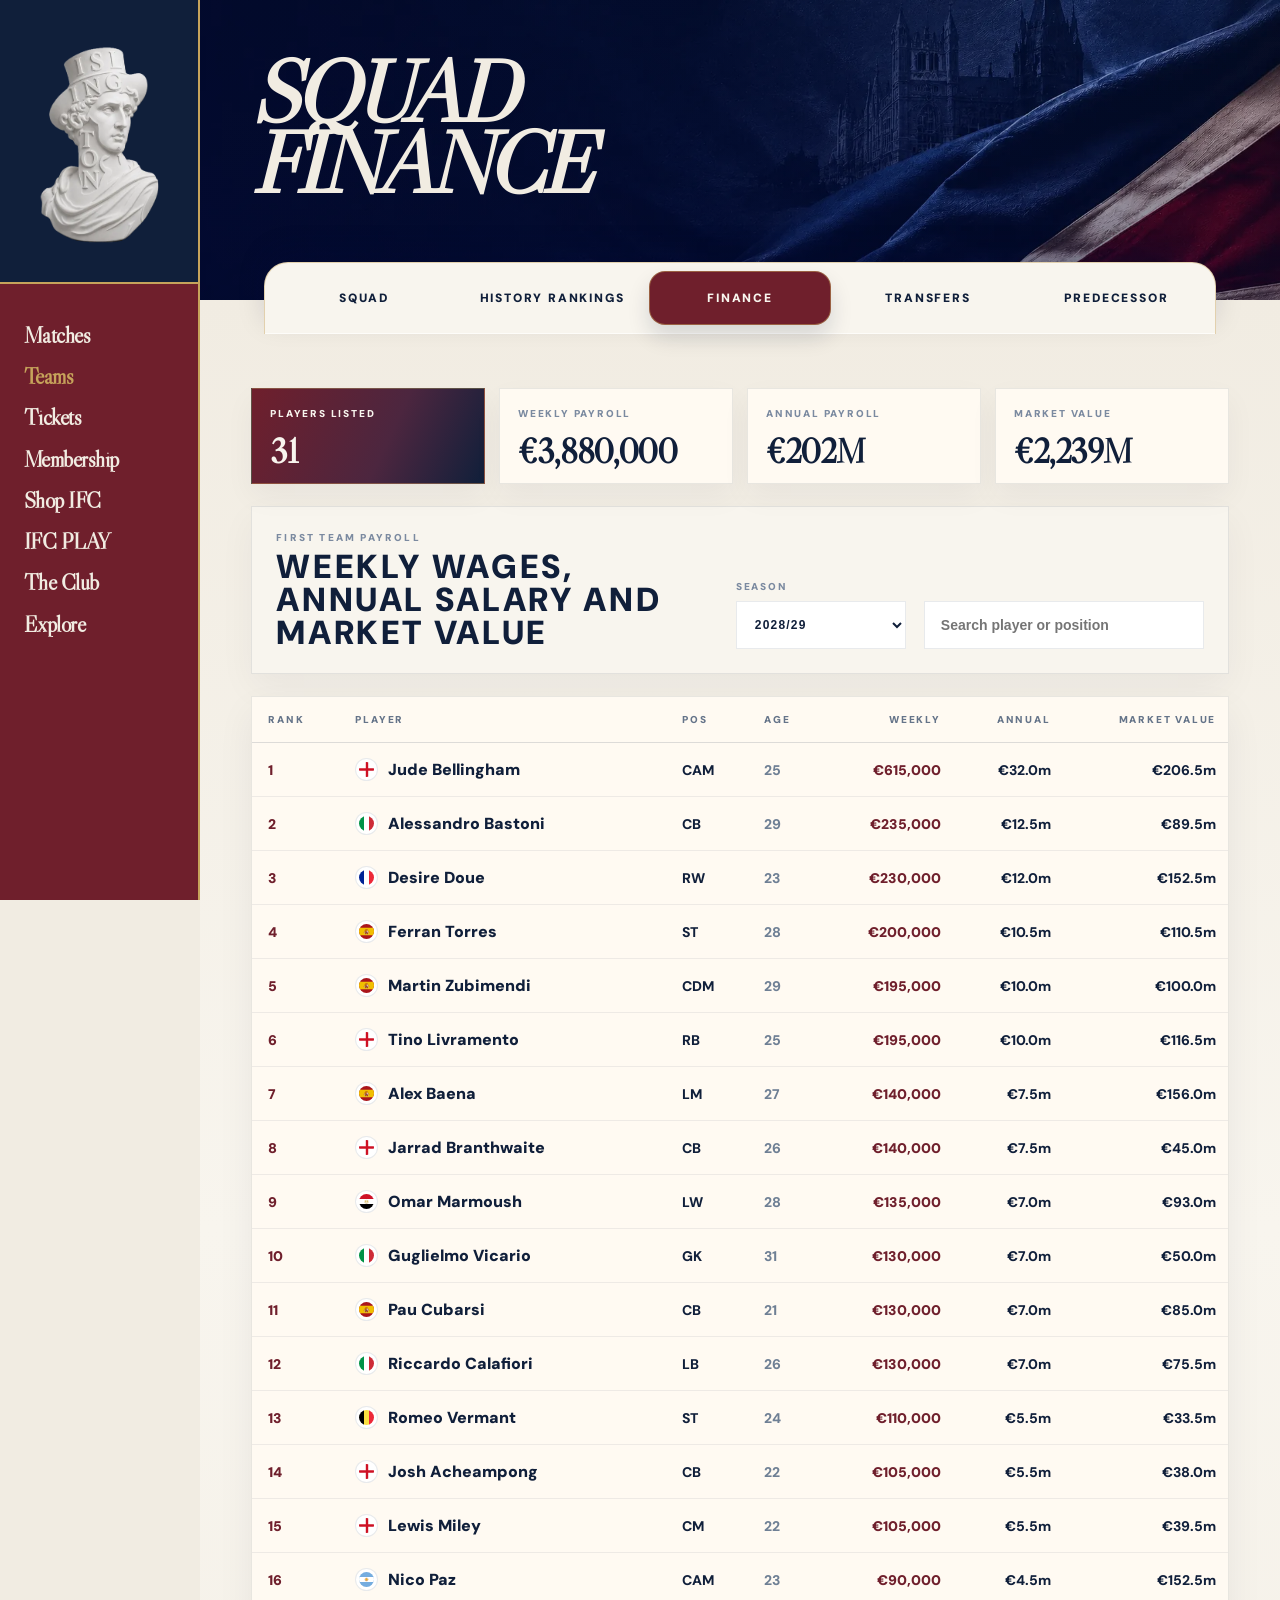
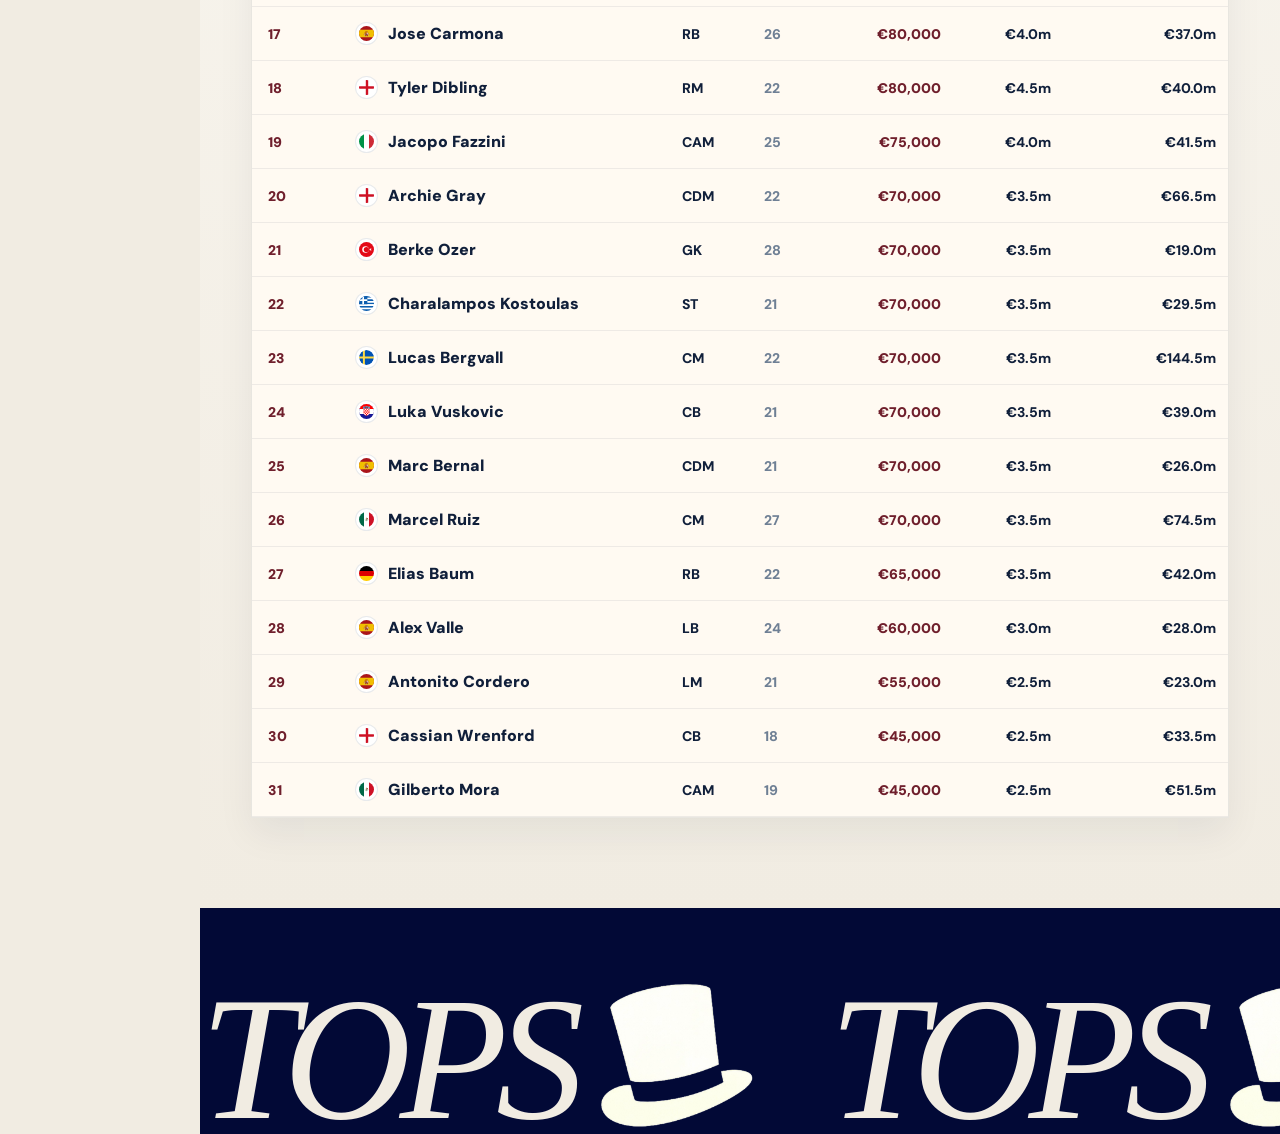
<file: squad-finance.html>
﻿<!doctype html>
<html lang="en">
<head>
  <meta charset="utf-8" />
  <meta name="viewport" content="width=device-width, initial-scale=1" />
  <title>Squad Finance | TOPS</title>
  <link rel="preconnect" href="https://fonts.googleapis.com">
  <link rel="preconnect" href="https://fonts.gstatic.com" crossorigin>
  <link href="https://fonts.googleapis.com/css2?family=DM+Sans:wght@400;500;600;700;800;900&family=Libre+Caslon+Display&display=swap" rel="stylesheet">
  <style>
    :root{--ink:#071426;--navy:#101f3a;--burgundy:#6f1f2c;--warm:#f1ece2;--paper:#faf8f3;--line:#101f3a18;--gold:#c6a35b;--muted:#6e7f94}
    *{box-sizing:border-box}
    body{margin:0;background:var(--warm);color:var(--ink);font-family:"DM Sans",sans-serif}
    a{color:inherit;text-decoration:none}
    .rail{position:fixed;z-index:9;inset:0 auto 0 0;width:200px;background:var(--burgundy);color:var(--warm);border-right:2px solid var(--gold);display:flex;flex-direction:column}
    .rail-brand{display:grid;place-items:center;width:100%;padding:42px 24px 38px;margin:0 0 40px;background:var(--navy);border-bottom:2px solid var(--gold)}
    .tops-wordmark{display:block;width:126px;max-width:100%;line-height:0;margin:0 auto}.tops-wordmark img{display:block;width:100%;height:auto}
    .rail nav{display:flex;flex-direction:column;gap:18px;padding:0 24px;color:var(--warm);font:700 22px/1.06 "Libre Caslon Display",Georgia,serif;letter-spacing:-.025em}
    .rail nav a:hover,.rail nav a.active{color:var(--gold)}
    .page{margin-left:200px;min-height:100vh}
    .team-header{position:relative;min-height:300px;padding:56px 0 0;background:linear-gradient(90deg,rgba(2,9,54,.50),rgba(2,9,54,.10)),url('assets/first-team-header.webp') center/cover no-repeat;display:flex;flex-direction:column;justify-content:space-between}
    .team-header:before{content:"";position:absolute;inset:0;background:linear-gradient(180deg,rgba(2,9,54,.08),rgba(2,9,54,.38));pointer-events:none}
    .team-heading{position:relative;z-index:1;padding:0 clamp(28px,4vw,64px) 42px}
    h1{font:italic 800 clamp(54px,6.8vw,108px)/.82 "Libre Caslon Display",Georgia,serif;margin:0;color:#f1ece2;letter-spacing:-.055em}
    h1 span{display:block}
    .tabs{--tab-radius:24px;position:relative;z-index:2;width:min(1280px,calc(100% - clamp(56px,10vw,160px)));margin:0 auto -34px;min-height:72px;background:#f8f5ee;border:1px solid #c6a35b70;border-bottom:0;border-radius:var(--tab-radius) var(--tab-radius) 0 0;display:grid;grid-template-columns:repeat(5,1fr);gap:6px;align-items:start;padding:8px;color:var(--navy);box-shadow:0 -1px 0 #ffffffb0 inset,0 -12px 28px #02093622}
    .tabs a{height:54px;display:grid;place-items:center;border-radius:16px;border:1px solid transparent;font-size:12px;font-weight:900;text-transform:uppercase;letter-spacing:.15em;text-align:center;color:var(--navy);transition:background .22s ease,color .22s ease,border-color .22s ease,box-shadow .22s ease}
    .tabs a:hover{border-color:#6f1f2c2e;background:#efe7dc;color:var(--burgundy)}.tabs a.active{background:var(--burgundy);border-color:#c6a35b80;color:#f8f5ee;box-shadow:0 12px 22px #101f3a24}
    .finance{padding:88px clamp(24px,4vw,64px) 90px;background:linear-gradient(180deg,#f1ece2 0%,#f8f5ee 42%,#f1ece2 100%)}
    .overview{display:grid;grid-template-columns:repeat(4,minmax(160px,1fr));gap:14px;margin-bottom:22px}
    .overview-card{background:#fffaf2;border:1px solid var(--line);padding:18px 18px 16px;box-shadow:0 12px 28px #101f3a0c}
    .overview-card span{display:block;margin-bottom:16px;color:#7b8aa0;font-size:10px;font-weight:900;letter-spacing:.18em;text-transform:uppercase}
    .overview-card b{display:block;color:var(--navy);font:900 34px/.9 "Libre Caslon Display",Georgia,serif;letter-spacing:-.04em}
    .overview-card.accent{background:linear-gradient(115deg,var(--burgundy),#4c263f 58%,var(--navy));border-color:#c6a35b60}.overview-card.accent span,.overview-card.accent b{color:#f8f5ee}
    .toolbar{display:grid;grid-template-columns:1fr auto auto;gap:18px;align-items:end;background:#f8f5ee;border:1px solid var(--line);padding:24px;margin-bottom:22px;box-shadow:0 14px 34px #101f3a0c}
    .toolbar p{margin:0 0 6px;color:#7b8aa0;font-size:10px;font-weight:900;letter-spacing:.22em;text-transform:uppercase}.toolbar h2{margin:0;color:var(--navy);font:900 clamp(24px,2.6vw,34px)/1 "DM Sans",sans-serif;letter-spacing:.08em;text-transform:uppercase}
    .field{display:grid;gap:8px}.field span{color:#7b8aa0;font-size:10px;font-weight:900;letter-spacing:.18em;text-transform:uppercase}.field select{height:48px;min-width:170px;border:1px solid var(--line);background:#fff;color:var(--navy);padding:0 14px;font-size:12px;font-weight:900;letter-spacing:.1em;text-transform:uppercase}
    .finance-search{height:48px;min-width:280px;border:1px solid var(--line);background:#fff;color:var(--navy);padding:0 16px;font-size:14px;font-weight:800}
    .table-shell{background:#fffaf2;border:1px solid var(--line);box-shadow:0 16px 34px #101f3a10;overflow:auto}
    table{width:100%;min-width:980px;border-collapse:collapse;color:var(--navy)}
    th{position:sticky;top:0;background:#fffaf2;z-index:1;padding:16px 16px;border-bottom:1px solid #101f3a24;color:#657489;font-size:10px;font-weight:900;letter-spacing:.18em;text-transform:uppercase;text-align:left}
    td{padding:15px 16px;border-bottom:1px solid #101f3a12;font-size:14px;font-weight:800;vertical-align:middle}
    tbody tr:hover{background:#f7efe5}.rank{color:var(--burgundy);font-weight:900}.player-cell{display:flex;align-items:center;gap:10px}.player-cell a{font-size:16px;font-weight:900}.flag{width:23px;height:23px;border-radius:50%;background:#fff;border:1px solid #101f3a18;padding:3px;flex:0 0 auto}.flag img{display:block;width:100%;height:100%;object-fit:cover;border-radius:50%}
    .money{text-align:right;font-variant-numeric:tabular-nums}.weekly{color:var(--burgundy);font-weight:900}.muted{color:#6e7f94}
    footer{background:#020936;color:#f1ece2;padding:74px 0 0;overflow:hidden}.tops-pattern{overflow:hidden}.tops-pattern-track{display:flex;align-items:center;gap:76px;width:max-content;animation:topsMarquee 24s linear infinite}.tops-pattern-item{display:flex;align-items:center;gap:.16em;white-space:nowrap;color:#f1ece2;font:italic clamp(128px,13.8vw,228px)/.78 Georgia,serif;letter-spacing:-.065em;text-transform:uppercase}.tops-pattern-item img{width:.86em;height:.86em;object-fit:contain;display:block;transform:translateY(-.015em)}@keyframes topsMarquee{from{transform:translateX(0)}to{transform:translateX(-50%)}}
    @media(max-width:1100px){.overview{grid-template-columns:repeat(2,1fr)}.toolbar{grid-template-columns:1fr}.finance-search,.field select{width:100%;min-width:0}}@media(max-width:760px){.rail{display:none}.page{margin-left:0}.tabs{width:calc(100% - 24px);grid-template-columns:repeat(2,1fr);border-radius:24px 24px 0 0}.finance{padding:70px 12px}.overview{grid-template-columns:1fr}.toolbar{padding:22px}}
  </style>
</head>
<body>
  <aside class="rail"><a class="rail-brand" href="index.html#top" aria-label="TOPS home"><span class="tops-wordmark"><img src="assets/sidebar-sculpture-logo.webp" alt="TOPS"></span></a><nav><a href="index.html#fixtures">Matches</a><a class="active" href="mens-first-team.html">Teams</a><a href="index.html#tickets">Tickets</a><a href="index.html#membership">Membership</a><a href="index.html#shop">Shop IFC</a><a href="index.html#play">IFC PLAY</a><a href="index.html#club">The Club</a><a href="index.html#latest">Explore</a></nav></aside>
  <main class="page">
    <header class="team-header"><div class="team-heading"><h1><span>SQUAD</span><span>FINANCE</span></h1></div><nav class="tabs"><a href="mens-first-team.html#squad">Squad</a><a href="history-rankings.html">History Rankings</a><a class="active" href="squad-finance.html">Finance</a><a href="transfer-history.html">Transfers</a><a href="predecessor-players.html">Predecessor</a></nav></header>
    <section class="finance">
      <div class="overview" data-overview></div>
      <div class="toolbar">
        <div><p>First Team Payroll</p><h2>Weekly wages, annual salary and market value</h2></div>
        <label class="field"><span>Season</span><select data-season></select></label>
        <input class="finance-search" type="search" placeholder="Search player or position" data-search>
      </div>
      <div class="table-shell">
        <table>
          <thead><tr><th>Rank</th><th>Player</th><th>Pos</th><th>Age</th><th class="money">Weekly</th><th class="money">Annual</th><th class="money">Market Value</th></tr></thead>
          <tbody data-table></tbody>
        </table>
      </div>
    </section>
    <footer><div class="tops-pattern" aria-label="TOPS brand pattern"><div class="tops-pattern-track"><span class="tops-pattern-item">TOPS <img src="assets/islington-hat-cream-transparent.webp" alt=""></span><span class="tops-pattern-item">TOPS <img src="assets/islington-hat-cream-transparent.webp" alt=""></span><span class="tops-pattern-item">TOPS <img src="assets/islington-hat-cream-transparent.webp" alt=""></span><span class="tops-pattern-item">TOPS <img src="assets/islington-hat-cream-transparent.webp" alt=""></span><span class="tops-pattern-item">TOPS <img src="assets/islington-hat-cream-transparent.webp" alt=""></span><span class="tops-pattern-item">TOPS <img src="assets/islington-hat-cream-transparent.webp" alt=""></span></div></div></footer>
  </main>
  <script src="assets/player-data.js"></script>
  <script src="assets/predecessor-player-data.js"></script>
  <script src="assets/transfer-data.js"></script>
  <script>
    const currentPlayers = window.TOPS_PLAYER_DATA || [];
    const predecessorPlayers = window.TOPS_PREDECESSOR_PLAYER_DATA || [];
    const playerIndex = new Map([...currentPlayers, ...predecessorPlayers].map((player) => [player.id, player]));
    const transferData = window.TOPS_TRANSFER_DATA || { windows: [] };
    const table = document.querySelector('[data-table]');
    const search = document.querySelector('[data-search]');
    const seasonSelect = document.querySelector('[data-season]');
    const overview = document.querySelector('[data-overview]');
    const moneyValue = (value) => Number(String(value || "").replace(/[^0-9.]/g, "")) || 0;
    const weeklyValue = (player) => moneyValue(player.weeklyWage);
    const annualValue = (player) => moneyValue(player.annualSalary);
    const marketValue = (player) => moneyValue(player.marketValue);
    const formatMoney = (value, suffix = "") => `&euro;${value.toLocaleString(undefined, { maximumFractionDigits: 1 })}${suffix}`;
    const displayMoney = (value) => String(value || "").replace(/EUR/g, "&euro;");
    const roundHalfMillion = (value) => Math.round(value * 2) / 2;
    const annualFromWeekly = (weekly) => weekly ? `&euro;${roundHalfMillion(moneyValue(weekly) * 52 / 1000000).toFixed(1)}M` : "";
    const currentRows = () => currentPlayers.filter((player) => player.weeklyWage).map((player) => ({ ...player, source: "Current squad" }));
    const rowsForSeason = (season) => {
      if (season === "2028/29") return currentRows();
      return transferData.windows
        .filter((windowItem) => windowItem.season === season)
        .flatMap((windowItem) => [...(windowItem.arrivals || []), ...(windowItem.academyPromotions || [])])
        .filter((entry) => entry.weeklyWage)
        .map((entry) => {
          const player = playerIndex.get(entry.playerId) || {};
          return {
            id: entry.playerId,
            name: player.name || entry.player,
            flag: player.flag || "",
            nationality: player.nationality || "",
            specificPosition: player.specificPosition || player.positionShort || "",
            position: player.position || "",
            age: player.age || "",
            weeklyWage: displayMoney(entry.weeklyWage),
            annualSalary: annualFromWeekly(entry.weeklyWage),
            marketValue: "",
            source: `${windowItem.season} ${windowItem.window}`
          };
        });
    };
    const seasons = ["2028/29", ...new Set(transferData.windows.map((windowItem) => windowItem.season).filter((season) => season !== "2028/29"))].sort().reverse();
    seasonSelect.innerHTML = seasons.map((season) => `<option value="${season}">${season}</option>`).join("");
    const row = (player, index) => `
      <tr data-search-text="${`${player.name} ${player.specificPosition} ${player.position}`.toLowerCase()}">
        <td class="rank">${index + 1}</td>
        <td><div class="player-cell">${player.flag ? `<span class="flag"><img src="${player.flag}" alt="${player.nationality}"></span>` : ""}<a href="player-detail.html?id=${player.id}">${player.name}</a></div></td>
        <td>${player.specificPosition || player.positionShort || ""}</td>
        <td class="muted">${player.age || ""}</td>
        <td class="money weekly">${displayMoney(player.weeklyWage)}</td>
        <td class="money">${player.annualSalary ? displayMoney(player.annualSalary) : "-"}</td>
        <td class="money">${player.marketValue ? displayMoney(player.marketValue) : "-"}</td>
      </tr>
    `;
    const render = () => {
      const ordered = rowsForSeason(seasonSelect.value).sort((a, b) => weeklyValue(b) - weeklyValue(a) || a.name.localeCompare(b.name));
      const totals = ordered.reduce((sum, player) => ({
        weekly: sum.weekly + weeklyValue(player),
        annual: sum.annual + annualValue(player),
        market: sum.market + marketValue(player)
      }), { weekly: 0, annual: 0, market: 0 });
      overview.innerHTML = `
        <div class="overview-card accent"><span>Players Listed</span><b>${ordered.length}</b></div>
        <div class="overview-card"><span>Weekly Payroll</span><b>${formatMoney(totals.weekly)}</b></div>
        <div class="overview-card"><span>Annual Payroll</span><b>${formatMoney(totals.annual, "M")}</b></div>
        <div class="overview-card"><span>Market Value</span><b>${totals.market ? formatMoney(totals.market, "M") : "-"}</b></div>
      `;
      table.innerHTML = ordered.map(row).join("");
      applySearch();
    };
    const applySearch = () => {
      const query = search.value.trim().toLowerCase();
      [...table.querySelectorAll('tr')].forEach((item) => item.hidden = query && !item.dataset.searchText.includes(query));
    };
    search.addEventListener('input', applySearch);
    seasonSelect.addEventListener('change', render);
    render();
  </script>
</body>
</html>
</file>
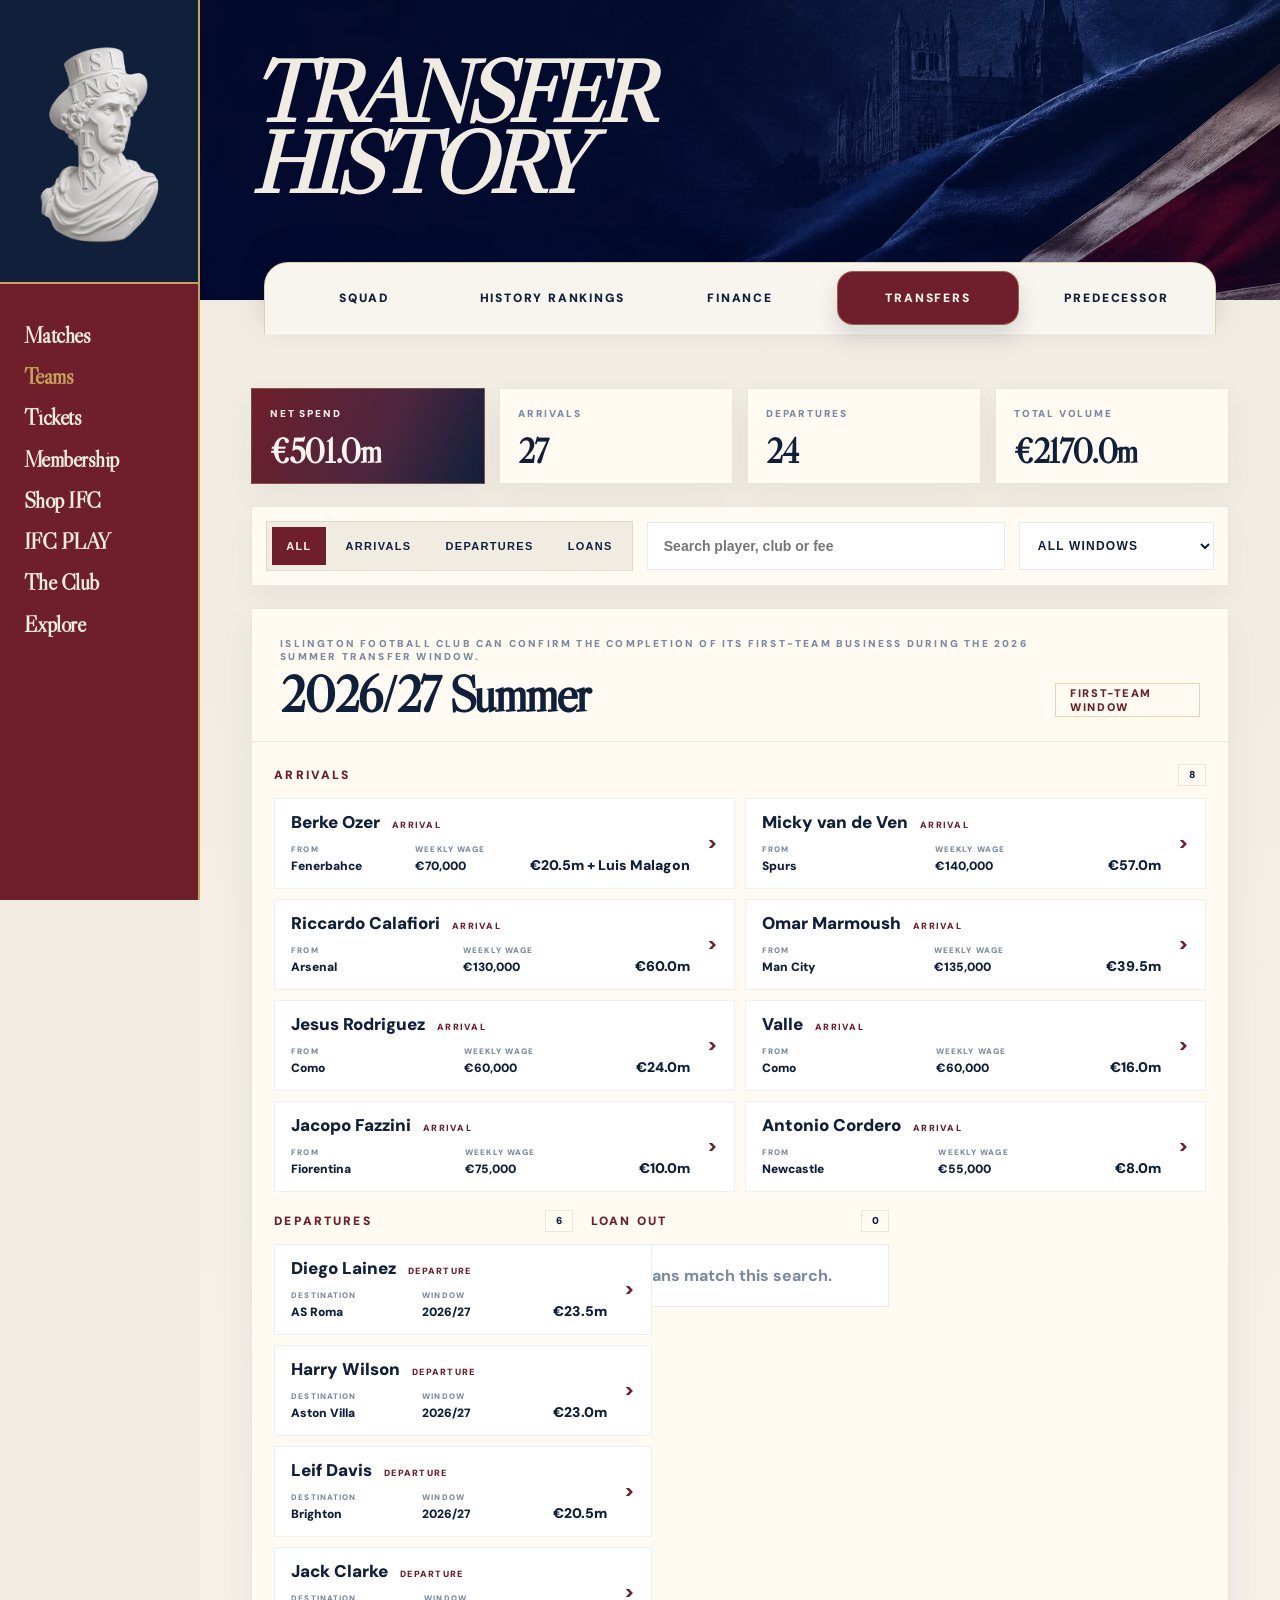
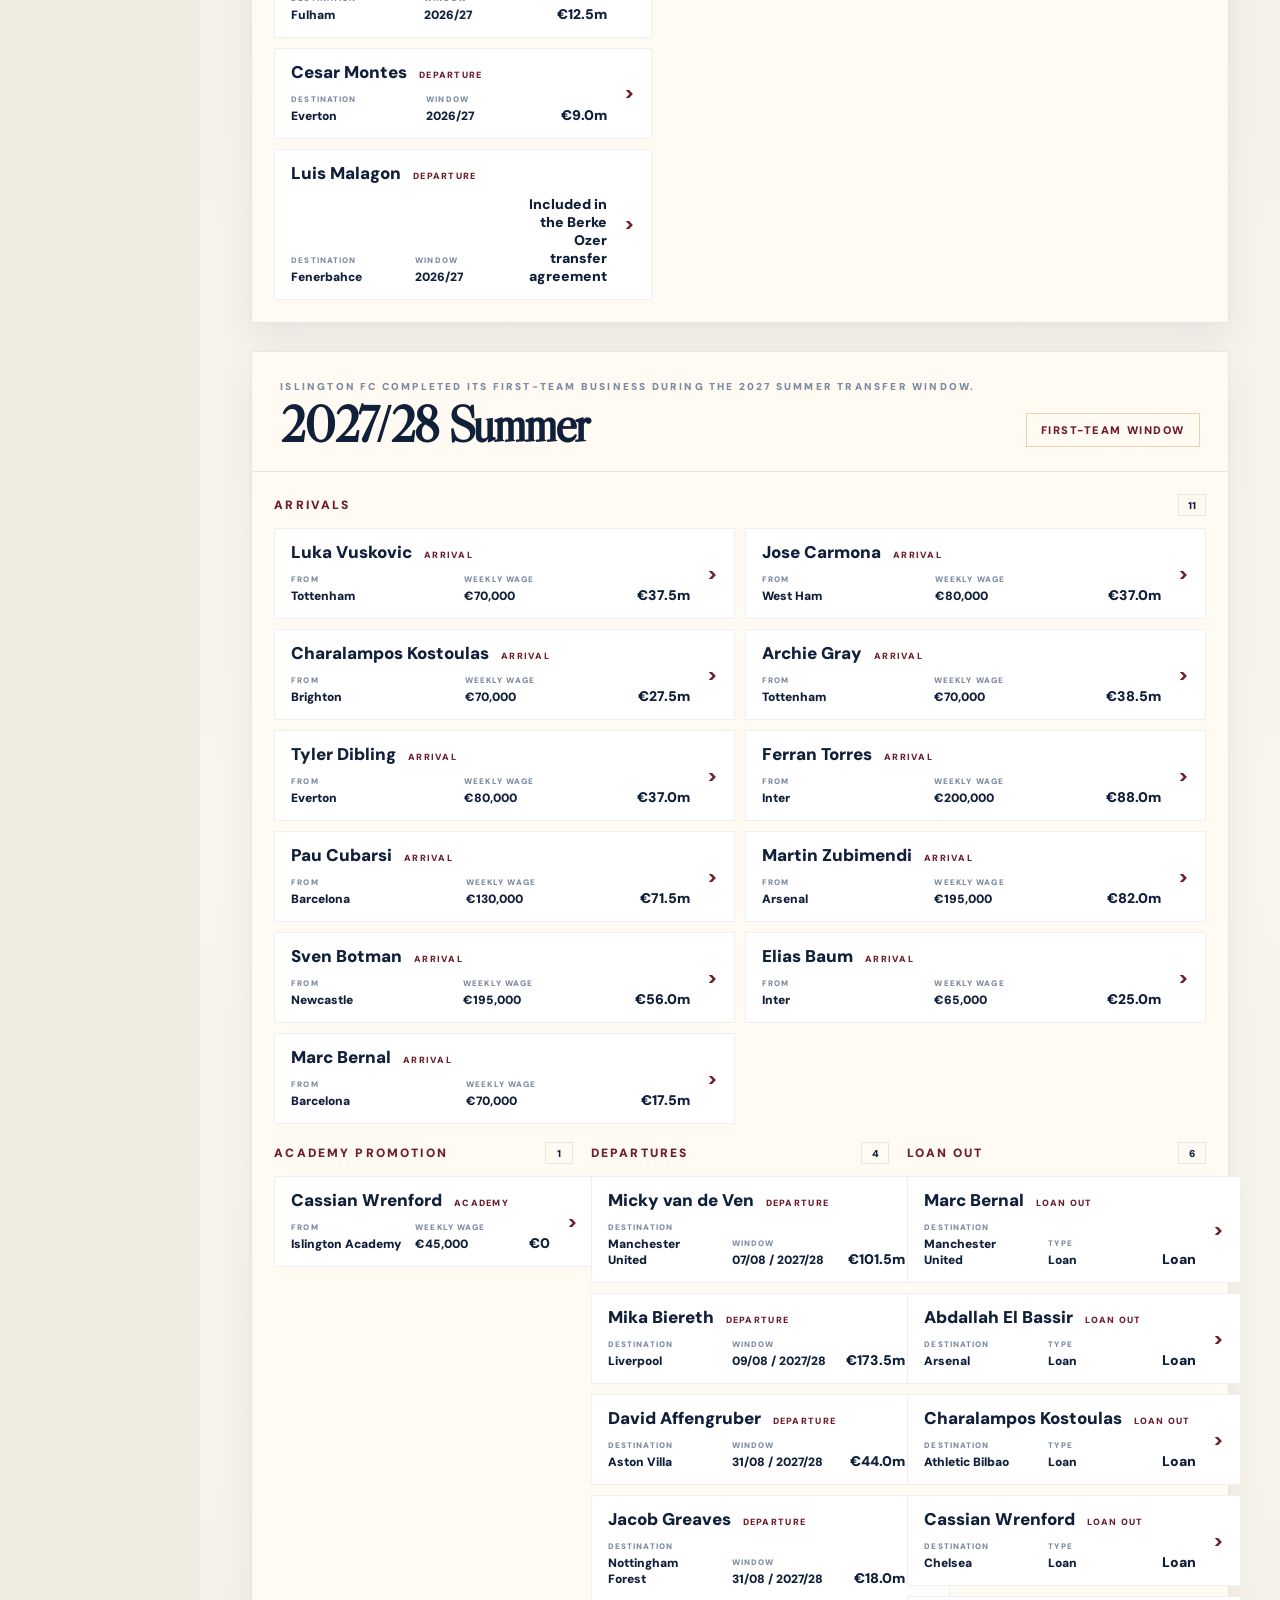
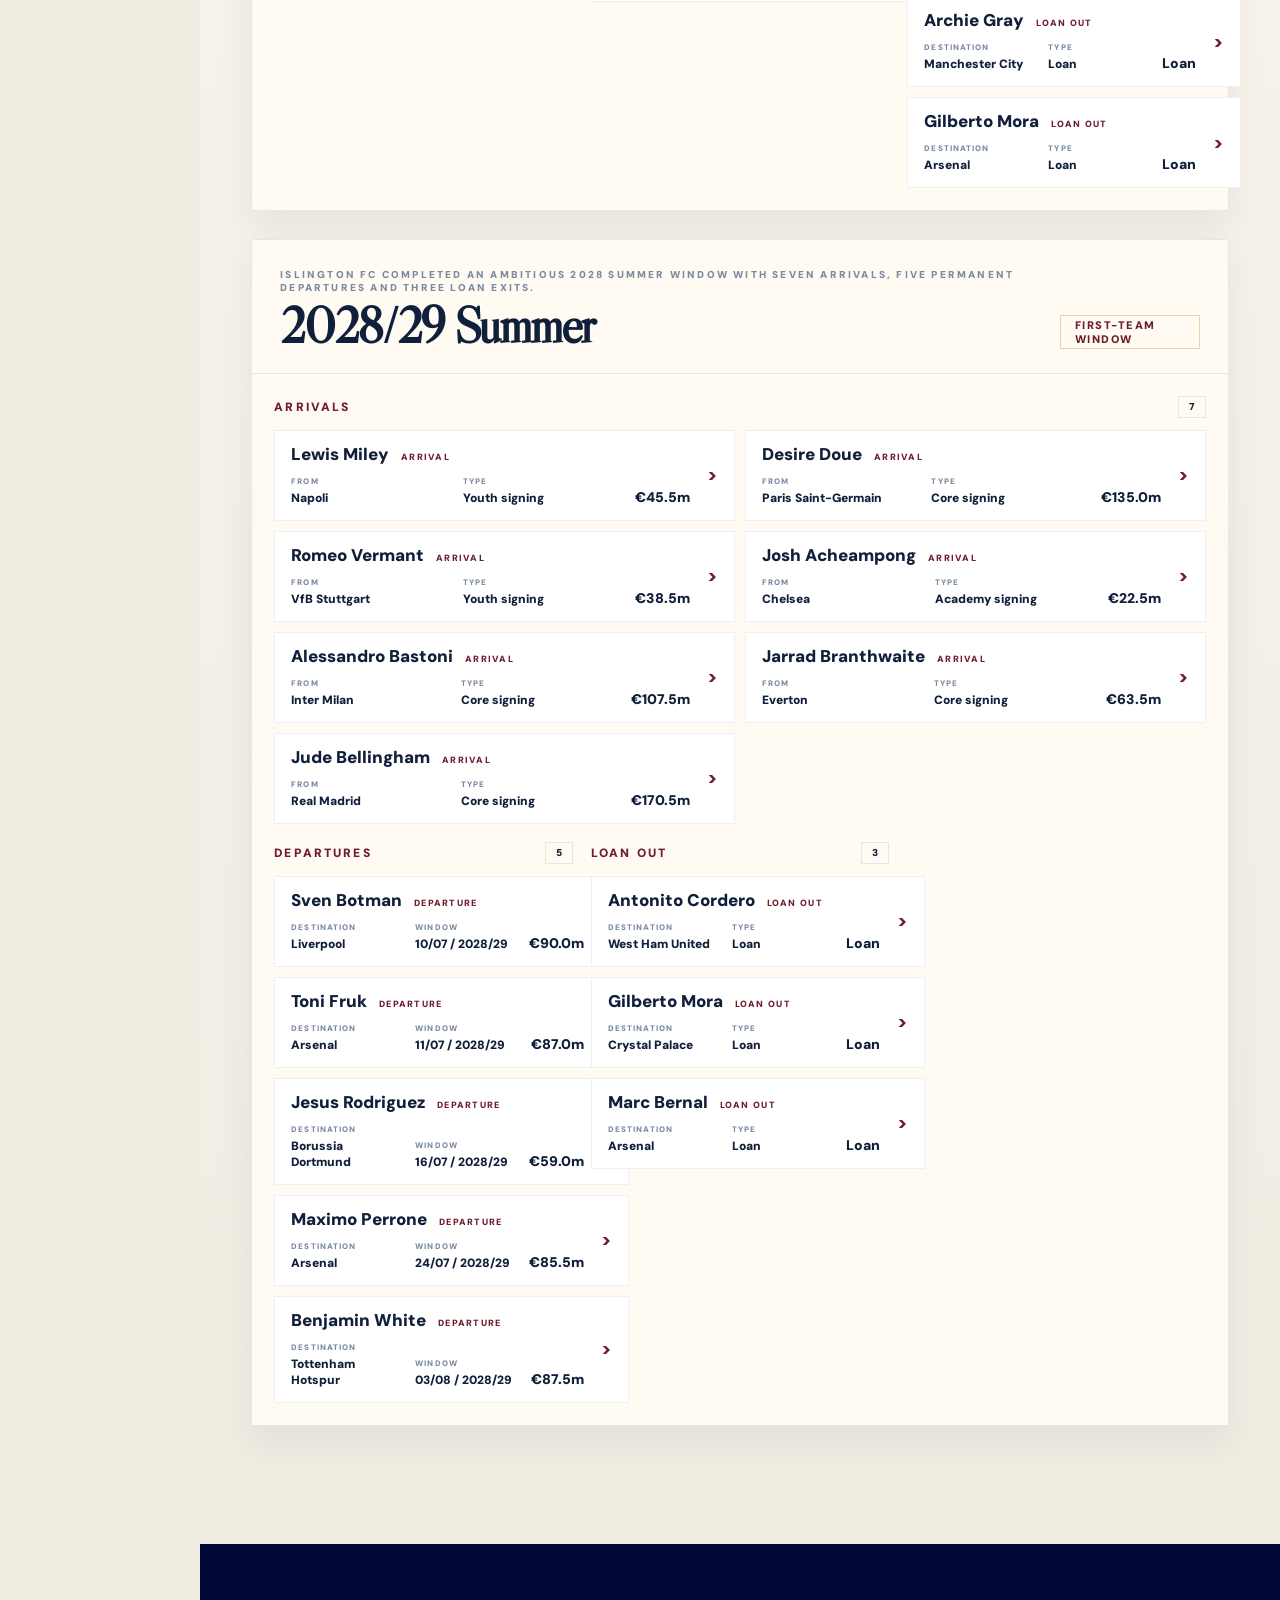
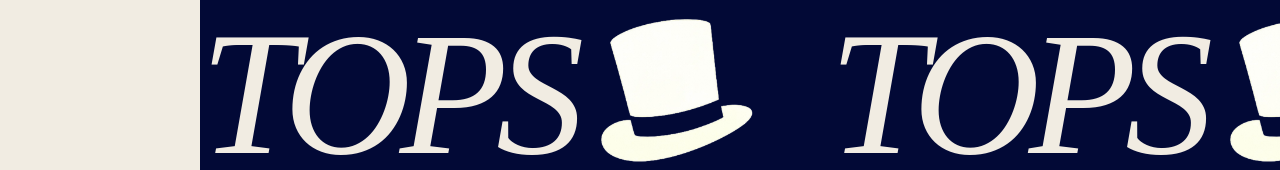
<file: transfer-history.html>
<!doctype html>
<html lang="en">
<head>
  <meta charset="utf-8" />
  <meta name="viewport" content="width=device-width, initial-scale=1" />
  <title>Transfer History | TOPS</title>
  <link rel="preconnect" href="https://fonts.googleapis.com">
  <link rel="preconnect" href="https://fonts.gstatic.com" crossorigin>
  <link href="https://fonts.googleapis.com/css2?family=DM+Sans:wght@400;500;600;700;800;900&family=Libre+Caslon+Display&display=swap" rel="stylesheet">
  <style>
    :root{--ink:#071426;--navy:#101f3a;--burgundy:#6f1f2c;--warm:#f1ece2;--paper:#faf8f3;--line:#101f3a18;--gold:#c6a35b;--muted:#6e7f94}
    *{box-sizing:border-box}
    body{margin:0;background:var(--warm);color:var(--ink);font-family:"DM Sans",sans-serif}a{color:inherit;text-decoration:none}
    .rail{position:fixed;z-index:9;inset:0 auto 0 0;width:200px;background:var(--burgundy);color:var(--warm);border-right:2px solid var(--gold);display:flex;flex-direction:column}.rail-brand{display:grid;place-items:center;width:100%;padding:42px 24px 38px;margin:0 0 40px;background:var(--navy);border-bottom:2px solid var(--gold)}.tops-wordmark{display:block;width:126px;max-width:100%;line-height:0;margin:0 auto}.tops-wordmark img{display:block;width:100%;height:auto}.rail nav{display:flex;flex-direction:column;gap:18px;padding:0 24px;color:var(--warm);font:700 22px/1.06 "Libre Caslon Display",Georgia,serif;letter-spacing:-.025em}.rail nav a:hover,.rail nav a.active{color:var(--gold)}
    .page{margin-left:200px;min-height:100vh}.team-header{position:relative;min-height:300px;padding:56px 0 0;background:linear-gradient(90deg,rgba(2,9,54,.50),rgba(2,9,54,.10)),url('assets/first-team-header.webp') center/cover no-repeat;display:flex;flex-direction:column;justify-content:space-between}.team-header:before{content:"";position:absolute;inset:0;background:linear-gradient(180deg,rgba(2,9,54,.08),rgba(2,9,54,.38));pointer-events:none}.team-heading{position:relative;z-index:1;padding:0 clamp(28px,4vw,64px) 42px}.team-heading h1{font:italic 800 clamp(54px,6.8vw,108px)/.82 "Libre Caslon Display",Georgia,serif;margin:0;color:#f1ece2;letter-spacing:-.055em}.team-heading h1 span{display:block}.tabs{--tab-radius:24px;position:relative;z-index:2;width:min(1280px,calc(100% - clamp(56px,10vw,160px)));margin:0 auto -34px;min-height:72px;background:#f8f5ee;border:1px solid #c6a35b70;border-bottom:0;border-radius:var(--tab-radius) var(--tab-radius) 0 0;display:grid;grid-template-columns:repeat(5,1fr);gap:6px;align-items:start;padding:8px;color:var(--navy);box-shadow:0 -1px 0 #ffffffb0 inset,0 -12px 28px #02093622}.tabs a{height:54px;display:grid;place-items:center;border-radius:16px;border:1px solid transparent;font-size:12px;font-weight:900;text-transform:uppercase;letter-spacing:.15em;text-align:center;color:var(--navy);transition:background .22s ease,color .22s ease,border-color .22s ease,box-shadow .22s ease}.tabs a:hover{border-color:#6f1f2c2e;background:#efe7dc;color:var(--burgundy)}.tabs a.active{background:var(--burgundy);border-color:#c6a35b80;color:#f8f5ee;box-shadow:0 12px 22px #101f3a24}
    .transfers{padding:88px clamp(28px,4vw,70px) 90px;background:linear-gradient(180deg,#f1ece2,#f8f5ee 48%,#f1ece2)}.market-shell{display:grid;gap:22px}.market-overview{display:grid;grid-template-columns:repeat(4,minmax(160px,1fr));gap:14px}.overview-card{background:#fffaf2;border:1px solid var(--line);padding:18px 18px 16px;box-shadow:0 12px 28px #101f3a0c}.overview-card span{display:block;margin-bottom:16px;color:#7b8aa0;font-size:10px;font-weight:900;letter-spacing:.18em;text-transform:uppercase}.overview-card b{display:block;color:var(--navy);font:900 34px/.9 "Libre Caslon Display",Georgia,serif;letter-spacing:-.04em}.overview-card.accent{background:linear-gradient(115deg,var(--burgundy),#4c263f 58%,var(--navy));border-color:#c6a35b60}.overview-card.accent span,.overview-card.accent b{color:#f8f5ee}
    .market-controls{display:grid;grid-template-columns:auto minmax(260px,1fr) auto;gap:14px;align-items:center;background:#fffaf2;border:1px solid var(--line);padding:14px;box-shadow:0 12px 28px #101f3a0c}.segmented{display:flex;gap:6px;background:#f1ece2;border:1px solid var(--line);padding:5px}.segment{height:38px;border:0;background:transparent;color:var(--navy);padding:0 14px;font-size:11px;font-weight:900;letter-spacing:.12em;text-transform:uppercase;cursor:pointer}.segment.active{background:var(--burgundy);color:#f8f5ee}.market-search{height:48px;width:100%;border:1px solid var(--line);background:#fff;color:var(--navy);padding:0 16px;font-size:14px;font-weight:800}.window-select{height:48px;border:1px solid var(--line);background:#fff;color:var(--navy);padding:0 42px 0 14px;font-size:12px;font-weight:900;letter-spacing:.1em;text-transform:uppercase}
    .window-card{background:#fffaf2;border:1px solid var(--line);box-shadow:0 16px 34px #101f3a10;margin-bottom:28px}.window-head{display:flex;align-items:end;justify-content:space-between;gap:20px;padding:28px 28px 24px;border-bottom:1px solid var(--line)}.window-head p{margin:0 0 8px;color:#7b8aa0;font-size:10px;font-weight:900;letter-spacing:.22em;text-transform:uppercase}.window-head h2{margin:0;color:var(--navy);font:800 clamp(34px,4vw,54px)/.9 "Libre Caslon Display",Georgia,serif;letter-spacing:-.045em}.window-badge{display:inline-grid;place-items:center;min-height:34px;padding:0 14px;border:1px solid #c6a35b70;color:var(--burgundy);font-size:11px;font-weight:900;letter-spacing:.14em;text-transform:uppercase}
    .transfer-grid{display:grid;grid-template-columns:repeat(3,minmax(0,1fr));gap:18px;padding:22px}.transfer-section{min-width:0}.transfer-section.arrivals{grid-column:1/-1}.transfer-section.arrivals .transfer-list{grid-template-columns:repeat(2,minmax(320px,1fr))}.transfer-section h3{display:flex;align-items:center;justify-content:space-between;margin:0 0 12px;color:var(--burgundy);font-size:12px;font-weight:900;letter-spacing:.18em;text-transform:uppercase}.section-count{display:inline-grid;place-items:center;min-width:28px;height:22px;border:1px solid var(--line);color:var(--navy);font-size:10px;letter-spacing:0}.transfer-list{display:grid;gap:10px}.transfer-row{position:relative;display:block;background:#fff;border:1px solid #101f3a12;padding:14px 44px 14px 16px;transition:transform .2s ease,box-shadow .2s ease,border-color .2s ease,background .2s ease}.transfer-row:hover{transform:translateY(-2px);background:#fffaf2;border-color:#6f1f2c38;box-shadow:0 12px 24px #101f3a12}.transfer-player{display:flex;align-items:baseline;gap:12px;min-width:0;margin-bottom:12px}.transfer-player a,.transfer-player b{display:block;color:var(--navy);font-size:17px;font-weight:900;line-height:1.12;white-space:normal;overflow:visible;text-overflow:clip}.transfer-player span{flex:0 0 auto;color:var(--burgundy);font-size:9px;font-weight:900;letter-spacing:.14em;text-transform:uppercase}.transfer-details{display:grid;grid-template-columns:minmax(110px,1fr) minmax(100px,1fr) auto;gap:14px;align-items:end}.transfer-meta small{display:block;margin-bottom:4px;color:#7b8aa0;font-size:8px;font-weight:900;letter-spacing:.14em;text-transform:uppercase}.transfer-meta b{display:block;color:var(--navy);font-size:12px;font-weight:900}.transfer-fee{color:var(--navy);font-size:14px;font-weight:900;text-align:right}.transfer-arrow{position:absolute;right:16px;top:50%;transform:translateY(-50%);color:var(--burgundy);font-size:18px;font-weight:900}.is-hidden{display:none}.empty-state{padding:20px;background:#fff;border:1px solid var(--line);color:#7b8aa0;font-weight:800}
    footer{background:#020936;color:#f1ece2;padding:74px 0 0;overflow:hidden}.tops-pattern{overflow:hidden}.tops-pattern-track{display:flex;align-items:center;gap:76px;width:max-content;animation:topsMarquee 24s linear infinite}.tops-pattern-item{display:flex;align-items:center;gap:.16em;white-space:nowrap;color:#f1ece2;font:italic clamp(128px,13.8vw,228px)/.78 Georgia,serif;letter-spacing:-.065em;text-transform:uppercase}.tops-pattern-item img{width:.86em;height:.86em;object-fit:contain;display:block;transform:translateY(-.015em)}@keyframes topsMarquee{from{transform:translateX(0)}to{transform:translateX(-50%)}}
    @media(max-width:1200px){.transfer-grid{grid-template-columns:1fr 1fr}.transfer-section.arrivals .transfer-list{grid-template-columns:1fr}.transfer-section.loans{grid-column:1/-1}.transfer-section.loans .transfer-list{grid-template-columns:repeat(2,minmax(280px,1fr))}}@media(max-width:1100px){.market-overview{grid-template-columns:repeat(2,1fr)}}@media(max-width:760px){.rail{display:none}.page{margin-left:0}.tabs{width:calc(100% - 24px);grid-template-columns:repeat(2,1fr);border-radius:24px 24px 0 0}.transfers{padding:70px 12px}.market-overview{grid-template-columns:1fr}.market-controls{grid-template-columns:1fr}.segmented{width:100%}.segment{flex:1}.window-head{align-items:flex-start;flex-direction:column}.transfer-grid{grid-template-columns:1fr;padding:14px}.transfer-section.arrivals .transfer-list,.transfer-section.loans .transfer-list{grid-template-columns:1fr}.transfer-details{grid-template-columns:1fr}.transfer-fee{text-align:left}.transfer-arrow{display:none}}
  </style>
</head>
<body>
  <aside class="rail"><a class="rail-brand" href="index.html#top" aria-label="TOPS home"><span class="tops-wordmark"><img src="assets/sidebar-sculpture-logo.webp" alt="TOPS"></span></a><nav><a href="index.html#fixtures">Matches</a><a class="active" href="mens-first-team.html">Teams</a><a href="index.html#tickets">Tickets</a><a href="index.html#membership">Membership</a><a href="index.html#shop">Shop IFC</a><a href="index.html#play">IFC PLAY</a><a href="index.html#club">The Club</a><a href="index.html#latest">Explore</a></nav></aside>
  <main class="page">
    <header class="team-header"><div class="team-heading"><h1><span>TRANSFER</span><span>HISTORY</span></h1></div><nav class="tabs"><a href="mens-first-team.html#squad">Squad</a><a href="history-rankings.html">History Rankings</a><a href="squad-finance.html">Finance</a><a class="active" href="transfer-history.html">Transfers</a><a href="predecessor-players.html">Predecessor</a></nav></header>
    <section class="transfers"><div class="market-shell"><div class="market-overview" data-market-overview></div><div class="market-controls"><div class="segmented" aria-label="Transfer direction"><button class="segment active" type="button" data-direction="all">All</button><button class="segment" type="button" data-direction="arrivals">Arrivals</button><button class="segment" type="button" data-direction="departures">Departures</button><button class="segment" type="button" data-direction="loans">Loans</button></div><input class="market-search" type="search" placeholder="Search player, club or fee" data-transfer-search><select class="window-select" data-window-select aria-label="Transfer window"></select></div><div data-transfer-list></div></div></section>
    <footer><div class="tops-pattern" aria-label="TOPS brand pattern"><div class="tops-pattern-track"><span class="tops-pattern-item">TOPS <img src="assets/islington-hat-cream-transparent.webp" alt=""></span><span class="tops-pattern-item">TOPS <img src="assets/islington-hat-cream-transparent.webp" alt=""></span><span class="tops-pattern-item">TOPS <img src="assets/islington-hat-cream-transparent.webp" alt=""></span><span class="tops-pattern-item">TOPS <img src="assets/islington-hat-cream-transparent.webp" alt=""></span><span class="tops-pattern-item">TOPS <img src="assets/islington-hat-cream-transparent.webp" alt=""></span><span class="tops-pattern-item">TOPS <img src="assets/islington-hat-cream-transparent.webp" alt=""></span></div></div></footer>
  </main>
  <script src="assets/player-data.js"></script>
  <script src="assets/predecessor-player-data.js"></script>
  <script src="assets/transfer-data.js"></script>
  <script>
    const predecessorPlayers = new Set((window.TOPS_PREDECESSOR_PLAYER_DATA || []).map((player) => player.id));
    const currentPlayers = new Set((window.TOPS_PLAYER_DATA || []).map((player) => player.id));
    const allPlayers = new Set([...(window.TOPS_PLAYER_DATA || []), ...(window.TOPS_PREDECESSOR_PLAYER_DATA || [])].map((player) => player.id));
    const transferData = window.TOPS_TRANSFER_DATA || { windows: [] };
    const state = { direction: "all", query: "", windowId: "all" };
    const moneyValue = (fee) => {
      const match = String(fee).match(/EUR([\d.]+)m/i);
      return match ? Number(match[1]) : 0;
    };
    const formatMoney = (value) => value ? `&euro;${value.toFixed(1)}m` : "Player exchange";
    const displayMoney = (text) => String(text).replace(/EUR/g, "&euro;");
    const displayClubName = (name) => String(name || "").replace(/\s+F\.?C\.?$/i, "").trim();
    const playerHref = (id) => allPlayers.has(id) ? `${predecessorPlayers.has(id) ? "predecessor-detail.html" : "player-detail.html"}?id=${id}` : "";
    const playerLink = (item, type) => {
      const href = playerHref(item.playerId);
      return `<div class="transfer-player">${href ? `<a href="${href}">${item.player}</a>` : `<b>${item.player}</b>`}<span>${type}</span></div>`;
    };
    const allWindows = () => state.windowId === "all" ? transferData.windows : transferData.windows.filter((item) => item.id === state.windowId);
    const matchesQuery = (item) => {
      const haystack = Object.values(item).join(" ").toLowerCase();
      return !state.query || haystack.includes(state.query);
    };
    const itemsForWindow = (windowItem, type) => windowItem[type] || [];
    const filteredItems = (windowItem, type) => itemsForWindow(windowItem, type).filter(matchesQuery);
    const renderRow = (item, type, windowItem) => {
      const isIncoming = type === "arrivals" || type === "academyPromotions";
      const clubLabel = isIncoming ? "From" : "Destination";
      const clubValue = displayClubName(isIncoming ? item.from : item.destination);
      const typeLabel = type === "arrivals" ? "Arrival" : type === "academyPromotions" ? "Academy" : type === "loansOut" ? "Loan Out" : "Departure";
      const detailLabel = isIncoming ? (item.type ? "Type" : "Weekly Wage") : type === "loansOut" ? "Type" : "Window";
      const detailValue = isIncoming ? displayMoney(item.type || item.weeklyWage) : type === "loansOut" ? item.type : item.date ? `${item.date} / ${windowItem.season}` : windowItem.season;
      const href = playerHref(item.playerId);
      return `
        <article class="transfer-row" ${href ? `onclick="location.href='${href}'"` : ""}>
          ${playerLink(item, typeLabel)}
          <div class="transfer-details">
            <div class="transfer-meta"><small>${clubLabel}</small><b>${clubValue}</b></div>
            <div class="transfer-meta"><small>${detailLabel}</small><b>${detailValue}</b></div>
            <div class="transfer-fee">${displayMoney(item.fee || item.note || item.type)}</div>
          </div>
          <div class="transfer-arrow">></div>
        </article>
      `;
    };
    const renderOverview = () => {
      const windows = allWindows();
      const arrivals = windows.flatMap((item) => [...itemsForWindow(item, "arrivals"), ...itemsForWindow(item, "academyPromotions")]);
      const departures = windows.flatMap((item) => itemsForWindow(item, "departures"));
      const loans = windows.flatMap((item) => itemsForWindow(item, "loansOut"));
      const spend = arrivals.reduce((sum, item) => sum + moneyValue(item.fee), 0);
      const income = departures.reduce((sum, item) => sum + moneyValue(item.fee), 0);
      document.querySelector('[data-market-overview]').innerHTML = `
        <div class="overview-card accent"><span>Net Spend</span><b>${formatMoney(spend - income)}</b></div>
        <div class="overview-card"><span>Arrivals</span><b>${arrivals.length}</b></div>
        <div class="overview-card"><span>Departures</span><b>${departures.length + loans.length}</b></div>
        <div class="overview-card"><span>Total Volume</span><b>${formatMoney(spend + income)}</b></div>
      `;
    };
    const renderWindows = () => {
      renderOverview();
      document.querySelector('[data-transfer-list]').innerHTML = allWindows().map((windowItem) => {
        const arrivals = filteredItems(windowItem, "arrivals");
        const academyPromotions = filteredItems(windowItem, "academyPromotions");
        const departures = filteredItems(windowItem, "departures");
        const loansOut = filteredItems(windowItem, "loansOut");
        const showArrivals = state.direction === "all" || state.direction === "arrivals";
        const showAcademy = state.direction === "all" || state.direction === "arrivals";
        const showDepartures = state.direction !== "arrivals" && state.direction !== "loans";
        const showLoans = state.direction === "all" || state.direction === "loans";
        return `
          <article class="window-card">
            <div class="window-head"><div><p>${windowItem.summary}</p><h2>${windowItem.season} ${windowItem.window}</h2></div><span class="window-badge">First-team window</span></div>
            <div class="transfer-grid">
              <section class="transfer-section arrivals ${showArrivals ? "" : "is-hidden"}"><h3>Arrivals <span class="section-count">${arrivals.length}</span></h3><div class="transfer-list">${arrivals.length ? arrivals.map((item) => renderRow(item, "arrivals", windowItem)).join('') : `<div class="empty-state">No arrivals match this search.</div>`}</div></section>
              <section class="transfer-section academy ${showAcademy && academyPromotions.length ? "" : "is-hidden"}"><h3>Academy Promotion <span class="section-count">${academyPromotions.length}</span></h3><div class="transfer-list">${academyPromotions.map((item) => renderRow(item, "academyPromotions", windowItem)).join('')}</div></section>
              <section class="transfer-section departures ${showDepartures ? "" : "is-hidden"}"><h3>Departures <span class="section-count">${departures.length}</span></h3><div class="transfer-list">${departures.length ? departures.map((item) => renderRow(item, "departures", windowItem)).join('') : `<div class="empty-state">No departures match this search.</div>`}</div></section>
              <section class="transfer-section loans ${showLoans ? "" : "is-hidden"}"><h3>Loan Out <span class="section-count">${loansOut.length}</span></h3><div class="transfer-list">${loansOut.length ? loansOut.map((item) => renderRow(item, "loansOut", windowItem)).join('') : `<div class="empty-state">No loans match this search.</div>`}</div></section>
            </div>
          </article>
        `;
      }).join('');
    };
    document.querySelector('[data-window-select]').innerHTML = `<option value="all">All windows</option>${transferData.windows.map((item) => `<option value="${item.id}">${item.season} ${item.window}</option>`).join('')}`;
    document.querySelectorAll('[data-direction]').forEach((button) => {
      button.addEventListener('click', () => {
        state.direction = button.dataset.direction;
        document.querySelectorAll('[data-direction]').forEach((item) => item.classList.toggle('active', item === button));
        renderWindows();
      });
    });
    document.querySelector('[data-transfer-search]').addEventListener('input', (event) => {
      state.query = event.target.value.trim().toLowerCase();
      renderWindows();
    });
    document.querySelector('[data-window-select]').addEventListener('change', (event) => {
      state.windowId = event.target.value;
      renderWindows();
    });
    renderWindows();
  </script>
</body>
</html>
</file>
<file: assets/player-profile.css>
:root{--ink:#071426;--navy:#101f3a;--burgundy:#6f1f2c;--warm:#f1ece2;--paper:#faf8f3;--line:#101f3a1c;--gold:#c6a35b;--muted:#778194}
*{box-sizing:border-box}
body{margin:0;background:radial-gradient(circle at 50% 0,#fff 0,#faf8f3 34%,#f3eee5 100%);color:var(--ink);font-family:"DM Sans",sans-serif}
a{color:inherit;text-decoration:none}
.rail{position:fixed;z-index:9;inset:0 auto 0 0;width:200px;background:var(--burgundy);color:var(--warm);border-right:2px solid var(--gold);display:flex;flex-direction:column}
.rail-brand{display:grid;place-items:center;width:100%;padding:42px 24px 38px;margin:0 0 40px;background:var(--navy);border-bottom:2px solid var(--gold)}
.tops-wordmark{display:block;width:126px;max-width:100%;line-height:0;margin:0 auto}.tops-wordmark img{display:block;width:100%;height:auto}
.rail nav{display:flex;flex-direction:column;gap:18px;padding:0 24px;color:var(--warm);font:700 22px/1.06 "Libre Caslon Display",Georgia,serif;letter-spacing:-.025em}
.rail nav a:hover,.rail nav a.active{color:var(--gold)}
.page{margin-left:200px;min-height:100vh}.profile{padding:42px clamp(28px,4vw,66px) 82px}
.back-link{display:inline-flex;align-items:center;gap:10px;margin:0 0 22px;color:var(--burgundy);font-size:11px;font-weight:900;letter-spacing:.16em;text-transform:uppercase}
.profile-head{position:relative;display:grid;grid-template-columns:auto minmax(0,1fr) auto;gap:24px;align-items:center;margin:0 0 32px;padding:30px 34px;border:1px solid #f1ece22e;background:linear-gradient(105deg,#6f1f2c 0%,#7d2233 48%,#101f3a 100%);box-shadow:0 22px 48px #101f3a20;overflow:hidden}
.profile-head:before{content:"";position:absolute;inset:auto 0 0;height:3px;background:linear-gradient(90deg,var(--gold),#f1ece2,var(--burgundy));opacity:.85}.profile-head>*{position:relative;z-index:1}
.profile-number{font:700 clamp(62px,7vw,106px)/.78 "Libre Caslon Display",Georgia,serif;color:#f1ece270;letter-spacing:-.06em}
.profile-name{margin:0;color:#fffaf2;font:700 clamp(50px,5.8vw,86px)/.82 "Libre Caslon Display",Georgia,serif;letter-spacing:-.045em;text-shadow:0 8px 26px #02093638}
.title-facts{display:inline-flex;justify-self:end;align-items:center;gap:18px;flex-wrap:wrap;color:#fffaf2}
.title-fact{display:inline-flex;align-items:center;gap:9px;min-height:34px;padding-right:18px;border-right:1px solid #f1ece240}
.title-fact:last-child{border-right:0;padding-right:0}.title-fact img{width:28px;height:28px;object-fit:cover;border-radius:50%;background:#fff;border:1px solid #f1ece280}.title-fact b{font-size:16px;font-weight:900;letter-spacing:.04em;color:#fffaf2}.title-age{display:inline-grid;gap:3px;align-items:center}.title-age b{font-size:24px;line-height:.9;color:#fffaf2}.title-age small{color:#d8caa8;font-size:11px;font-weight:800;letter-spacing:.06em}
.profile-grid{display:grid;grid-template-columns:minmax(330px,470px) minmax(0,1fr);gap:38px;align-items:start}
.portrait-card{position:sticky;top:22px;min-height:705px;margin:0;border:1px solid #c6a35bcc;background:#ebe3d6;overflow:hidden;box-shadow:0 22px 45px #101f3a10,0 0 0 4px #c6a35b26,inset 0 0 0 1px #fff7}
.portrait-card:before{content:"";position:absolute;inset:0;background:linear-gradient(180deg,#fff8,#e8dcc999),url('home-kit-story-pattern.webp') center/cover;opacity:.74}
.portrait-card img{position:absolute;z-index:1;left:0;right:0;bottom:0;width:100%;height:92%;object-fit:contain;object-position:center bottom}
.content-panel{display:grid;gap:26px}
.panel{background:#fffaf2b8;border:1px solid #fff;box-shadow:0 16px 34px #101f3a12, inset 0 0 0 1px #101f3a12;border-radius:6px}
.panel-title{display:flex;align-items:center;gap:12px;margin:0 0 22px;color:var(--burgundy);font-size:12px;font-weight:900;letter-spacing:.11em;text-transform:uppercase;white-space:nowrap}
.panel-title:before{content:"";width:10px;height:10px;border-radius:50%;background:var(--gold);box-shadow:0 0 0 4px #c6a35b24}
.panel-title:after{content:"";display:block;flex:1;height:1px;min-width:28px;background:linear-gradient(90deg,#6f1f2c4d,#101f3a12)}
.career-card{padding:28px 36px}
.career-stats{display:grid;grid-template-columns:repeat(4,1fr)}
.career-stat{min-height:116px;display:grid;place-items:center;text-align:center;border-left:1px solid #101f3a24}
.career-stat:first-child{border-left:0}
.stat-value{font:700 clamp(56px,5.2vw,84px)/.82 "Libre Caslon Display",Georgia,serif;color:var(--navy);letter-spacing:-.035em}
.stat-label{margin-top:10px;color:var(--navy);font-size:12px;font-weight:900;letter-spacing:.18em;text-transform:uppercase}.stat-label small{display:block;margin-top:5px;font-size:10px;letter-spacing:.14em}
.season-block{padding:26px 36px 30px}
.season-title{margin:0 0 14px;color:var(--burgundy);font-size:14px;font-weight:900;letter-spacing:.24em;text-transform:uppercase}
.season-table{width:100%;border-collapse:collapse;color:var(--navy)}
.season-table th{padding:13px 8px 13px 0;border-top:1px solid #101f3a2a;border-bottom:1px solid #101f3a24;color:#4f5b6e;font-size:11px;font-weight:900;letter-spacing:.19em;text-transform:uppercase;text-align:center}
.season-table th:first-child,.season-table td:first-child{text-align:left}
.season-table td{padding:13px 8px 13px 0;border-bottom:1px solid #101f3a20;text-align:center;font:700 25px/1 "Libre Caslon Display",Georgia,serif;color:#020936}
.season-cell{display:flex;align-items:center;gap:10px;flex-wrap:wrap}
.loan-chip{display:inline-flex;flex-direction:column;align-items:center;justify-content:center;min-width:104px;padding:6px 10px;border:1px solid #6f1f2c42;background:#fff;color:var(--burgundy);text-align:center;text-transform:uppercase}
.loan-chip b{font-size:13px;letter-spacing:.14em;line-height:1}.loan-chip span{display:flex;align-items:center;gap:6px;margin-top:4px;color:var(--navy);font-size:9px;font-weight:900;letter-spacing:.06em}.loan-chip img{width:18px;height:18px;object-fit:contain}
.info-row{display:grid;grid-template-columns:minmax(220px,1fr) minmax(310px,1.65fr);gap:24px;align-items:start}
.info-row.compact{display:block}
.bio-card{background:transparent;border:0;box-shadow:none}.bio-card .panel-title{font-size:13px}.bio-card p{margin:0;color:var(--navy);font-size:15px;line-height:1.42}
.facts-card{padding:22px 18px;display:grid;grid-template-columns:repeat(3,1fr);gap:0;align-self:end}
.fact{padding:0 18px;border-left:1px solid #101f3a24}.fact:first-child{border-left:0}
.fact-label{display:block;margin-bottom:12px;color:#687284;font-size:10px;font-weight:900;letter-spacing:.18em;text-transform:uppercase}
.fact-value{display:flex;align-items:center;gap:10px;color:var(--navy);font:700 24px/1 "Libre Caslon Display",Georgia,serif}.fact-value img{width:28px;height:28px;object-fit:cover;border-radius:50%;background:#fff;border:1px solid #101f3a18}
.transfer-section{padding:18px 26px 20px}.transfer-stack{display:grid;gap:0}.transfer-card{padding:16px 0;border-top:1px solid #101f3a1f}.transfer-card:first-child{border-top:0;padding-top:0}.transfer-layout{display:grid;grid-template-columns:120px 1fr 34px 1fr 160px;gap:18px;align-items:center}
.transfer-kind{color:var(--burgundy);font-size:11px;font-weight:900;letter-spacing:.18em;text-transform:uppercase}.transfer-kind b{display:block;color:var(--navy);margin-bottom:8px}
.club-token{display:grid;justify-items:center;gap:10px;color:var(--navy);font-size:11px;font-weight:900;letter-spacing:.18em;text-transform:uppercase;text-align:center}
.club-logo{width:64px;height:64px;display:grid;place-items:center;color:var(--burgundy);font:900 18px/1 "DM Sans",sans-serif;letter-spacing:.02em}.club-logo img{width:58px;height:58px;object-fit:contain}
.transfer-arrow{color:var(--burgundy);font:500 44px/1 "Libre Caslon Display",Georgia,serif;text-align:center}
.transfer-money{border-left:1px solid #101f3a24;padding-left:22px;color:var(--navy);text-align:center}
.money-label{display:block;color:var(--burgundy);font-size:10px;font-weight:900;letter-spacing:.17em;text-transform:uppercase}.money-value{display:block;margin:7px 0 15px;font:500 24px/1 "Libre Caslon Display",Georgia,serif}.money-value:last-child{margin-bottom:0}
.transfer-full-link{display:inline-flex;margin-top:14px;color:var(--burgundy);font-size:11px;font-weight:900;letter-spacing:.16em;text-transform:uppercase}
.transfer-empty{padding:14px 0;color:#5f6879;font-size:13px;font-weight:800;letter-spacing:.08em;text-transform:uppercase}
.not-found{max-width:680px;padding:64px clamp(28px,4vw,70px)}
footer{background:#020936;color:#f1ece2;padding:74px 0 0;overflow:hidden}.tops-pattern{overflow:hidden}.tops-pattern-track{display:flex;align-items:center;gap:76px;width:max-content;animation:topsMarquee 24s linear infinite}.tops-pattern-item{display:flex;align-items:center;gap:.16em;white-space:nowrap;color:#f1ece2;font:italic clamp(128px,13.8vw,228px)/.78 Georgia,serif;letter-spacing:-.065em;text-transform:uppercase}.tops-pattern-item img{width:.86em;height:.86em;object-fit:contain;display:block;transform:translateY(-.015em)}@keyframes topsMarquee{from{transform:translateX(0)}to{transform:translateX(-50%)}}
@media(max-width:1180px){.profile-grid{grid-template-columns:1fr}.portrait-card{position:relative;top:auto;min-height:560px}.portrait-card img{height:96%}.info-row{grid-template-columns:1fr}}
@media(max-width:780px){.rail{display:none}.page{margin-left:0}.profile{padding:26px 18px 66px}.profile-head{grid-template-columns:auto 1fr;padding:24px 20px;gap:16px}.profile-name{font-size:44px}.title-facts{grid-column:1/-1;justify-self:start}.title-fact b{font-size:14px}.title-age b{font-size:20px}.portrait-card{min-height:470px}.career-card,.season-block{padding:22px 18px}.career-stats{grid-template-columns:repeat(2,1fr)}.career-stat:nth-child(odd){border-left:0}.career-stat:nth-child(n+3){border-top:1px solid #101f3a24}.season-table{min-width:680px}.season-scroll{overflow-x:auto}.facts-card{grid-template-columns:1fr}.fact{border-left:0;border-top:1px solid #101f3a1c;padding:16px 0}.fact:first-child{border-top:0}.transfer-layout{grid-template-columns:1fr;justify-items:center;text-align:center}.transfer-money{border-left:0;border-top:1px solid #101f3a24;padding:18px 0 0;width:100%}}
</file>
